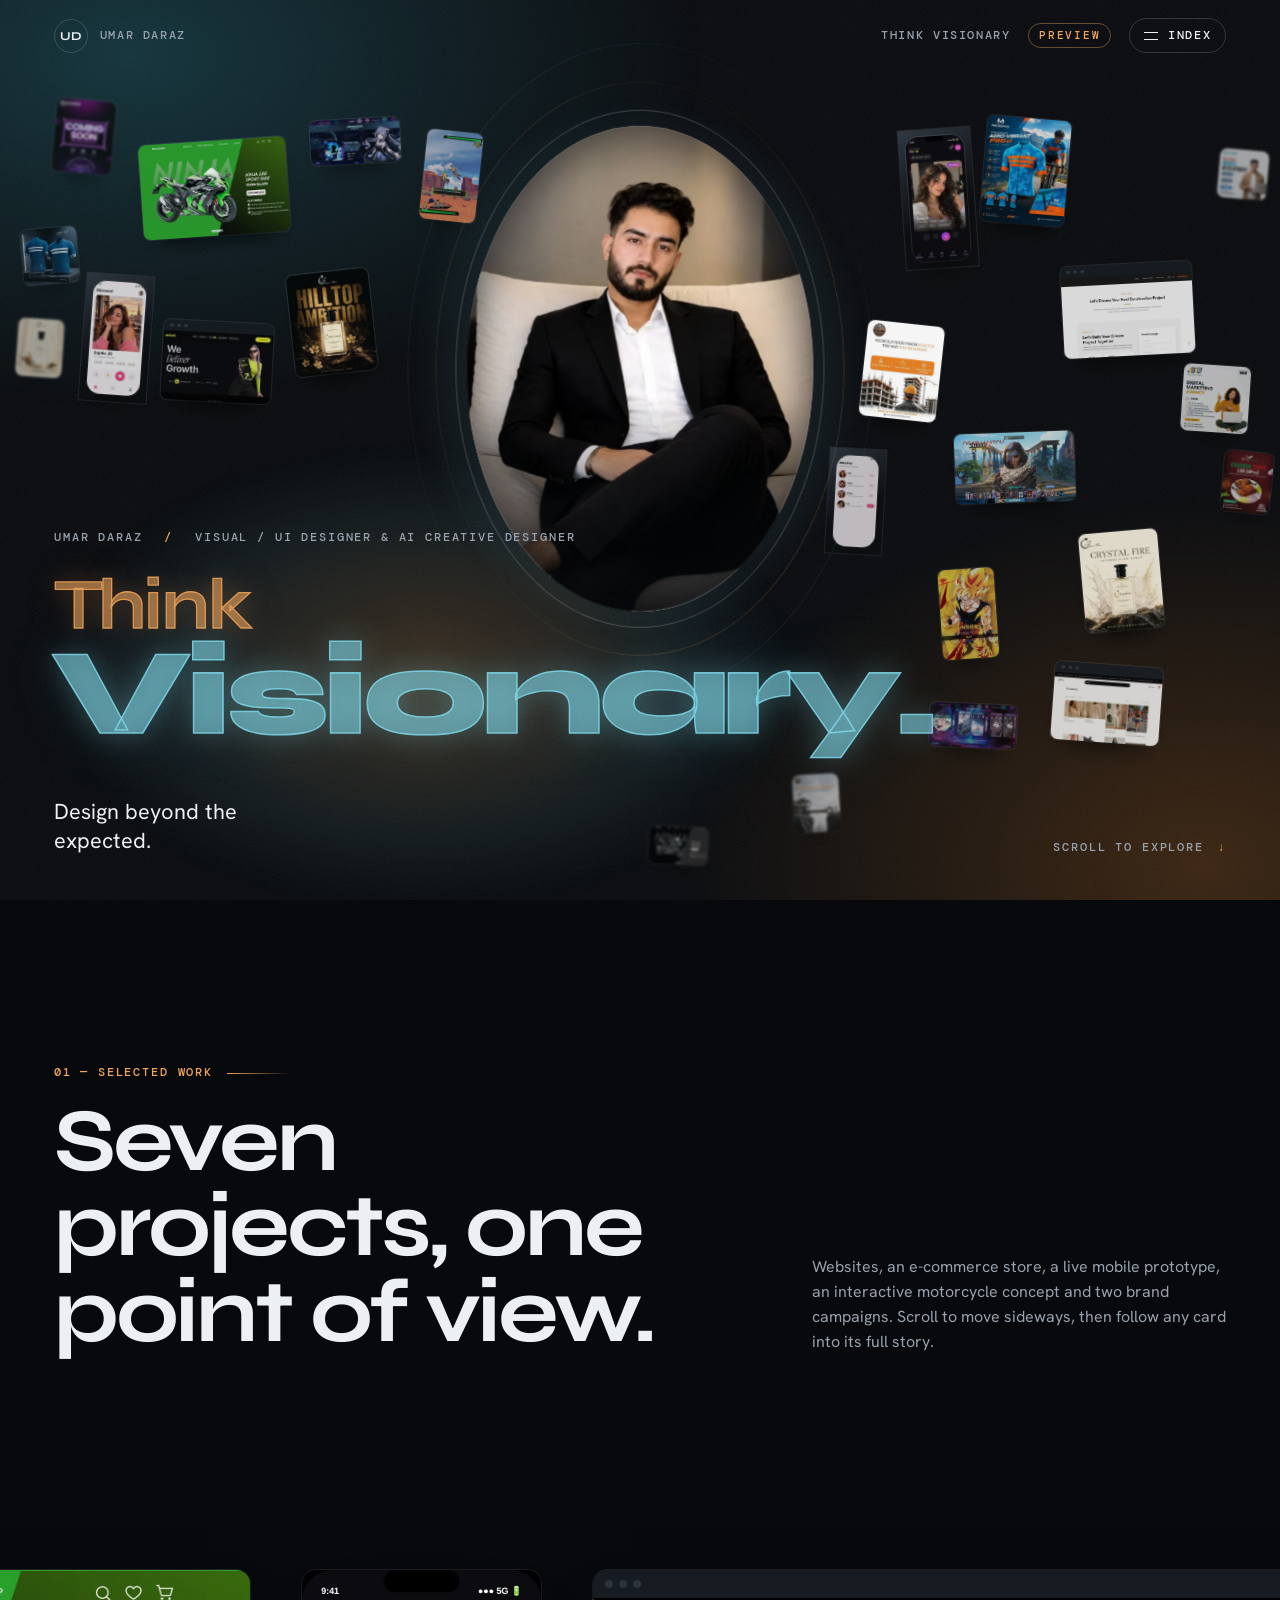
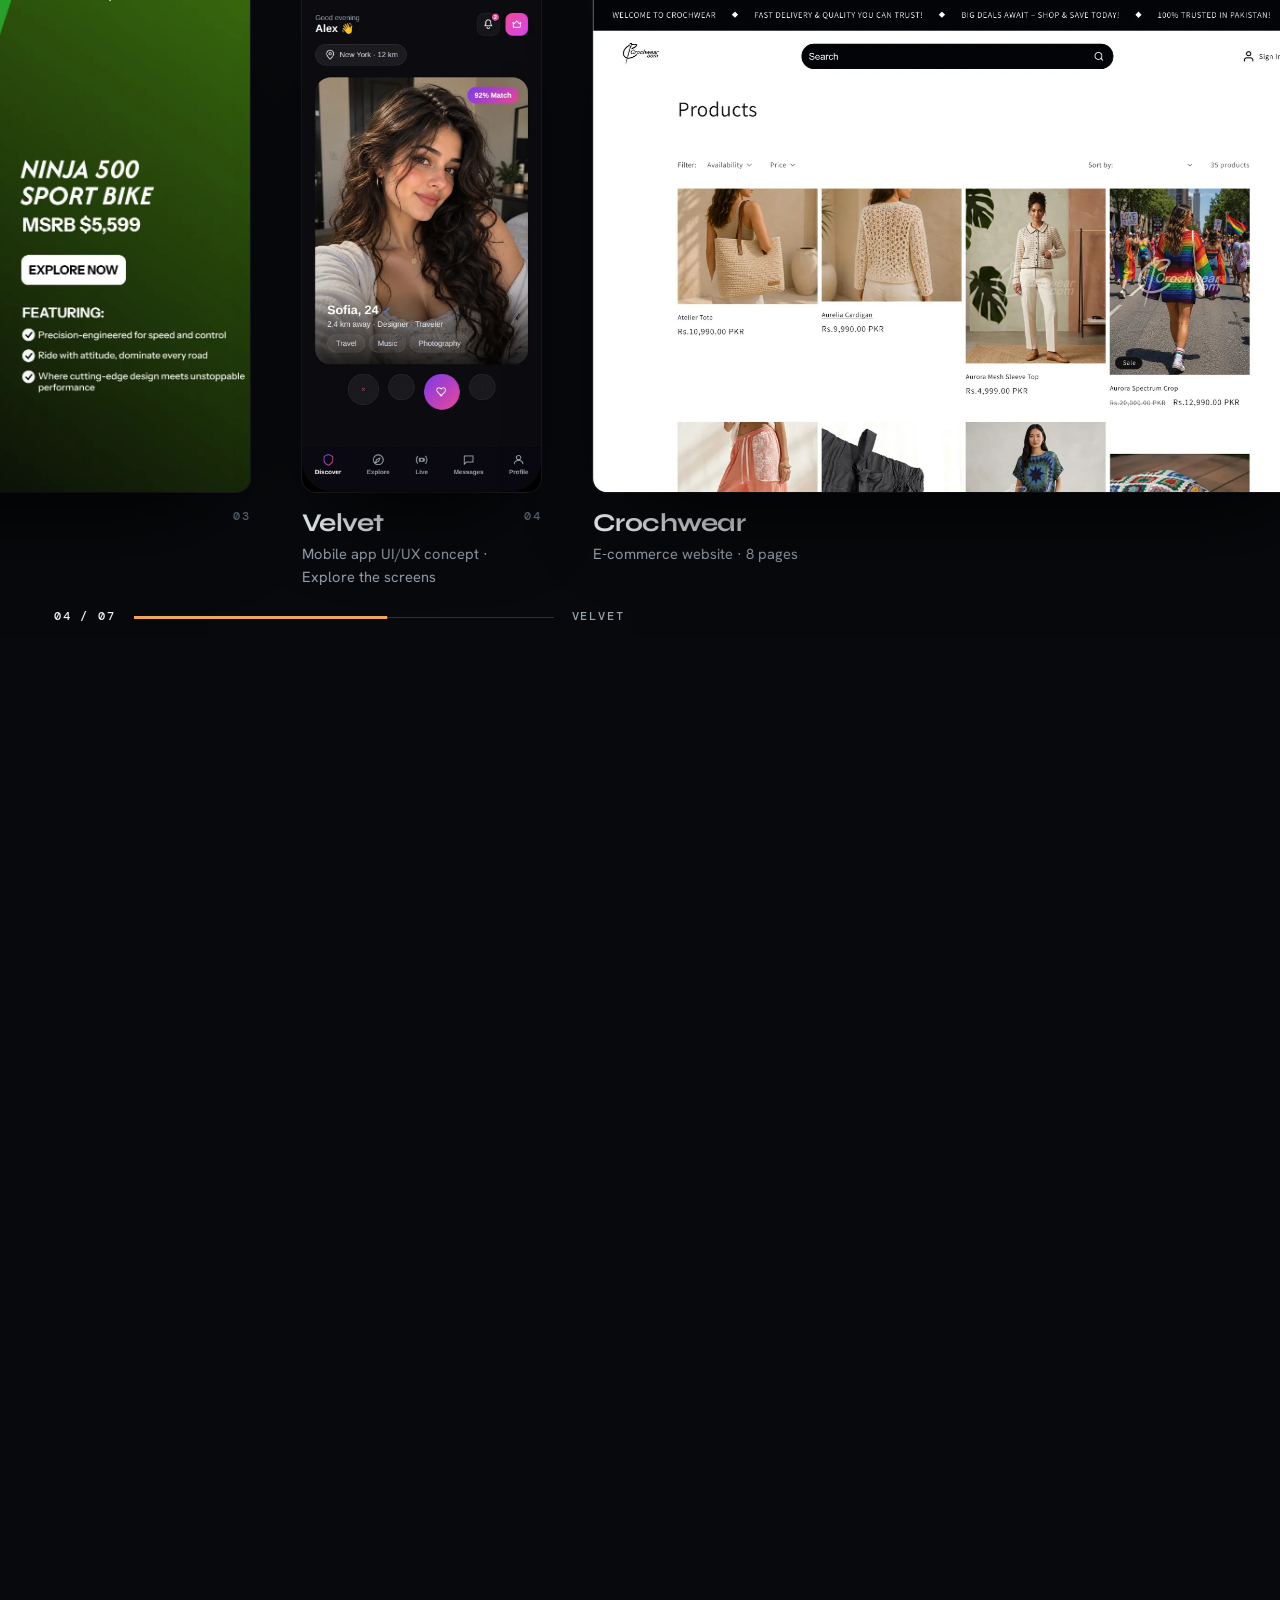
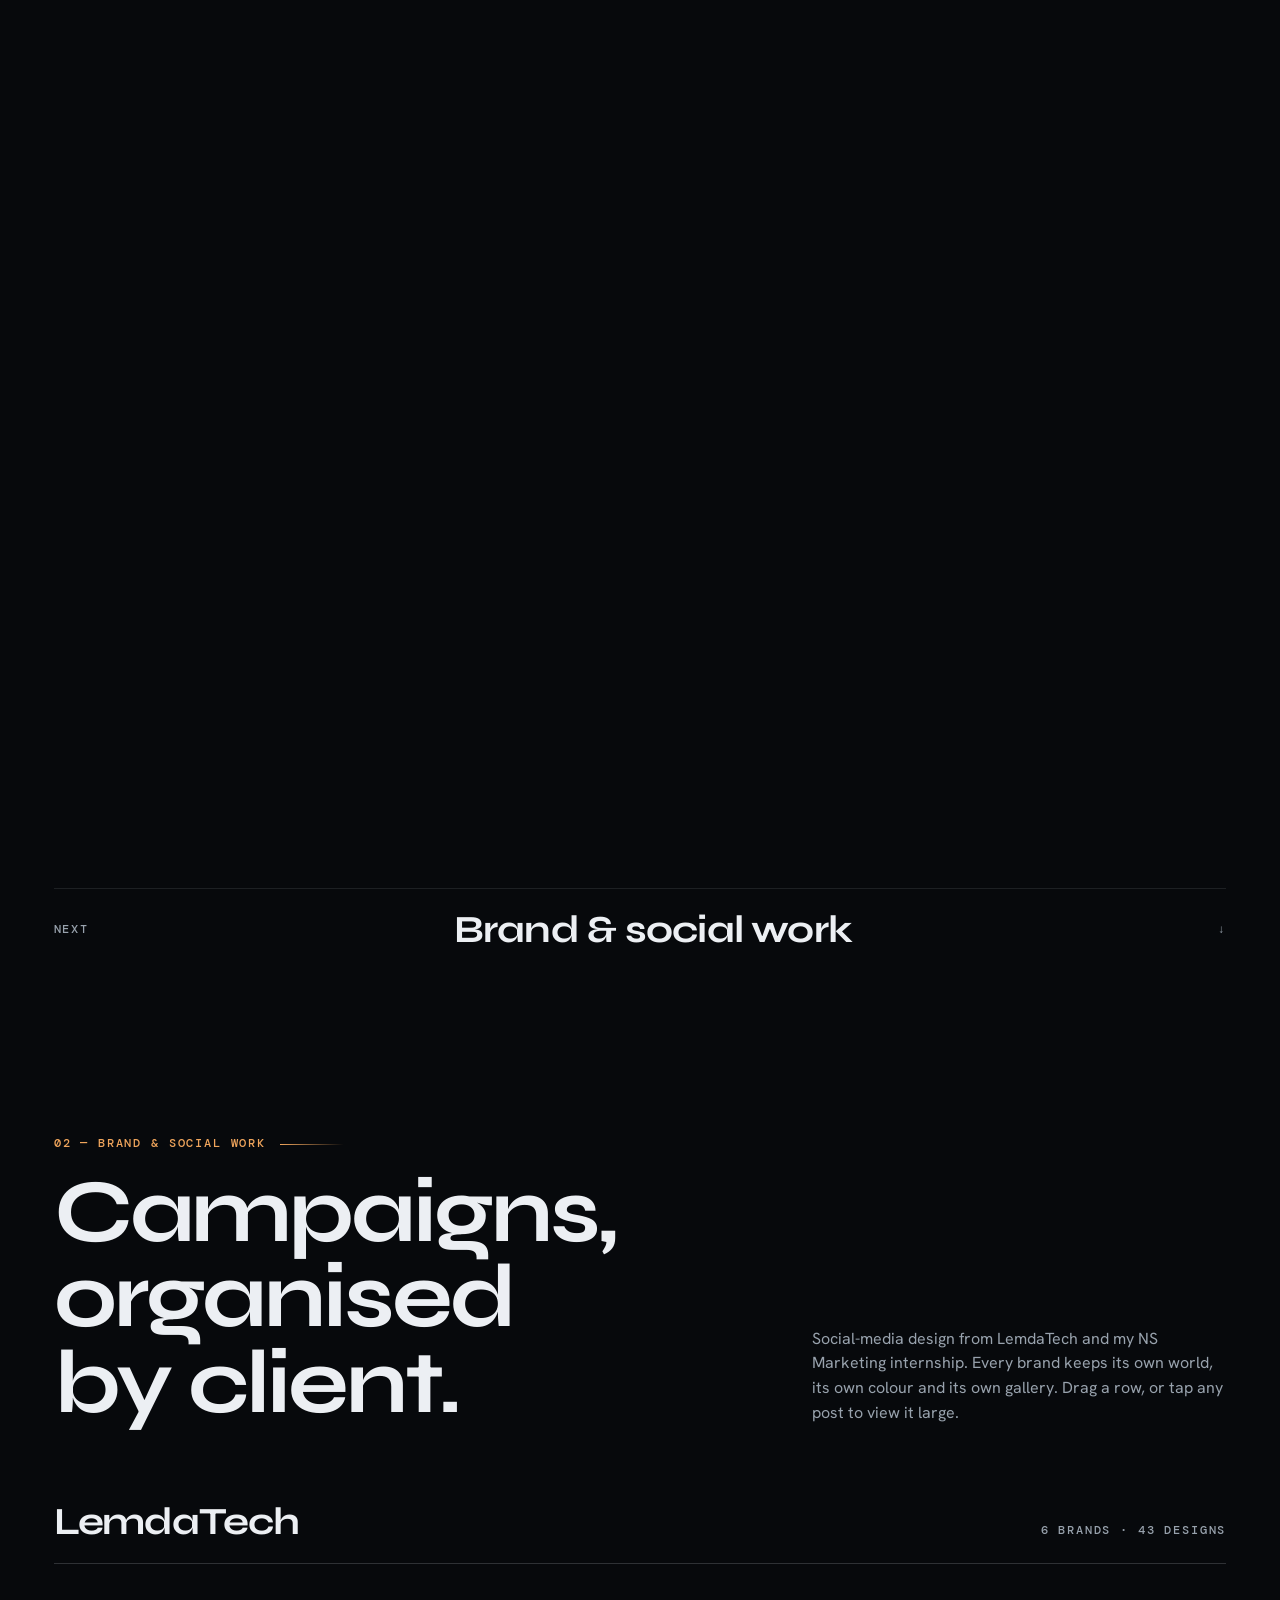
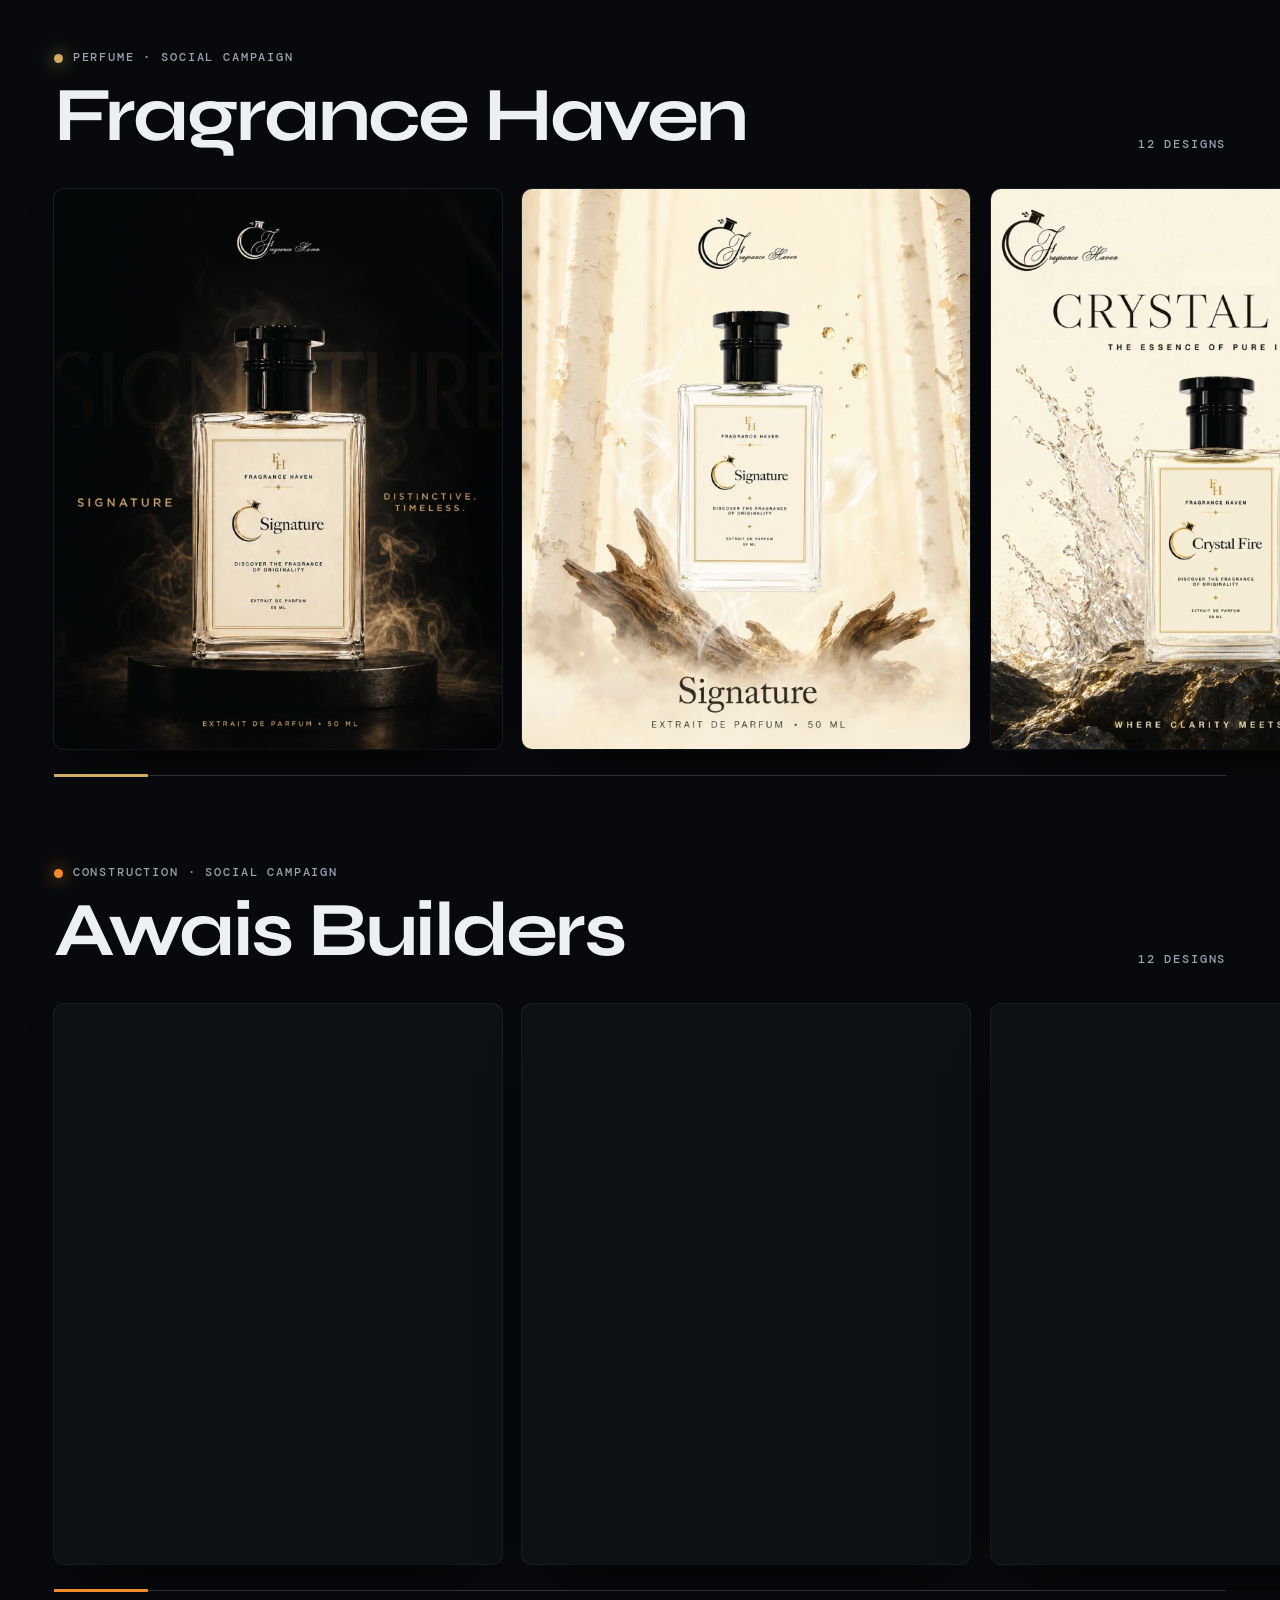
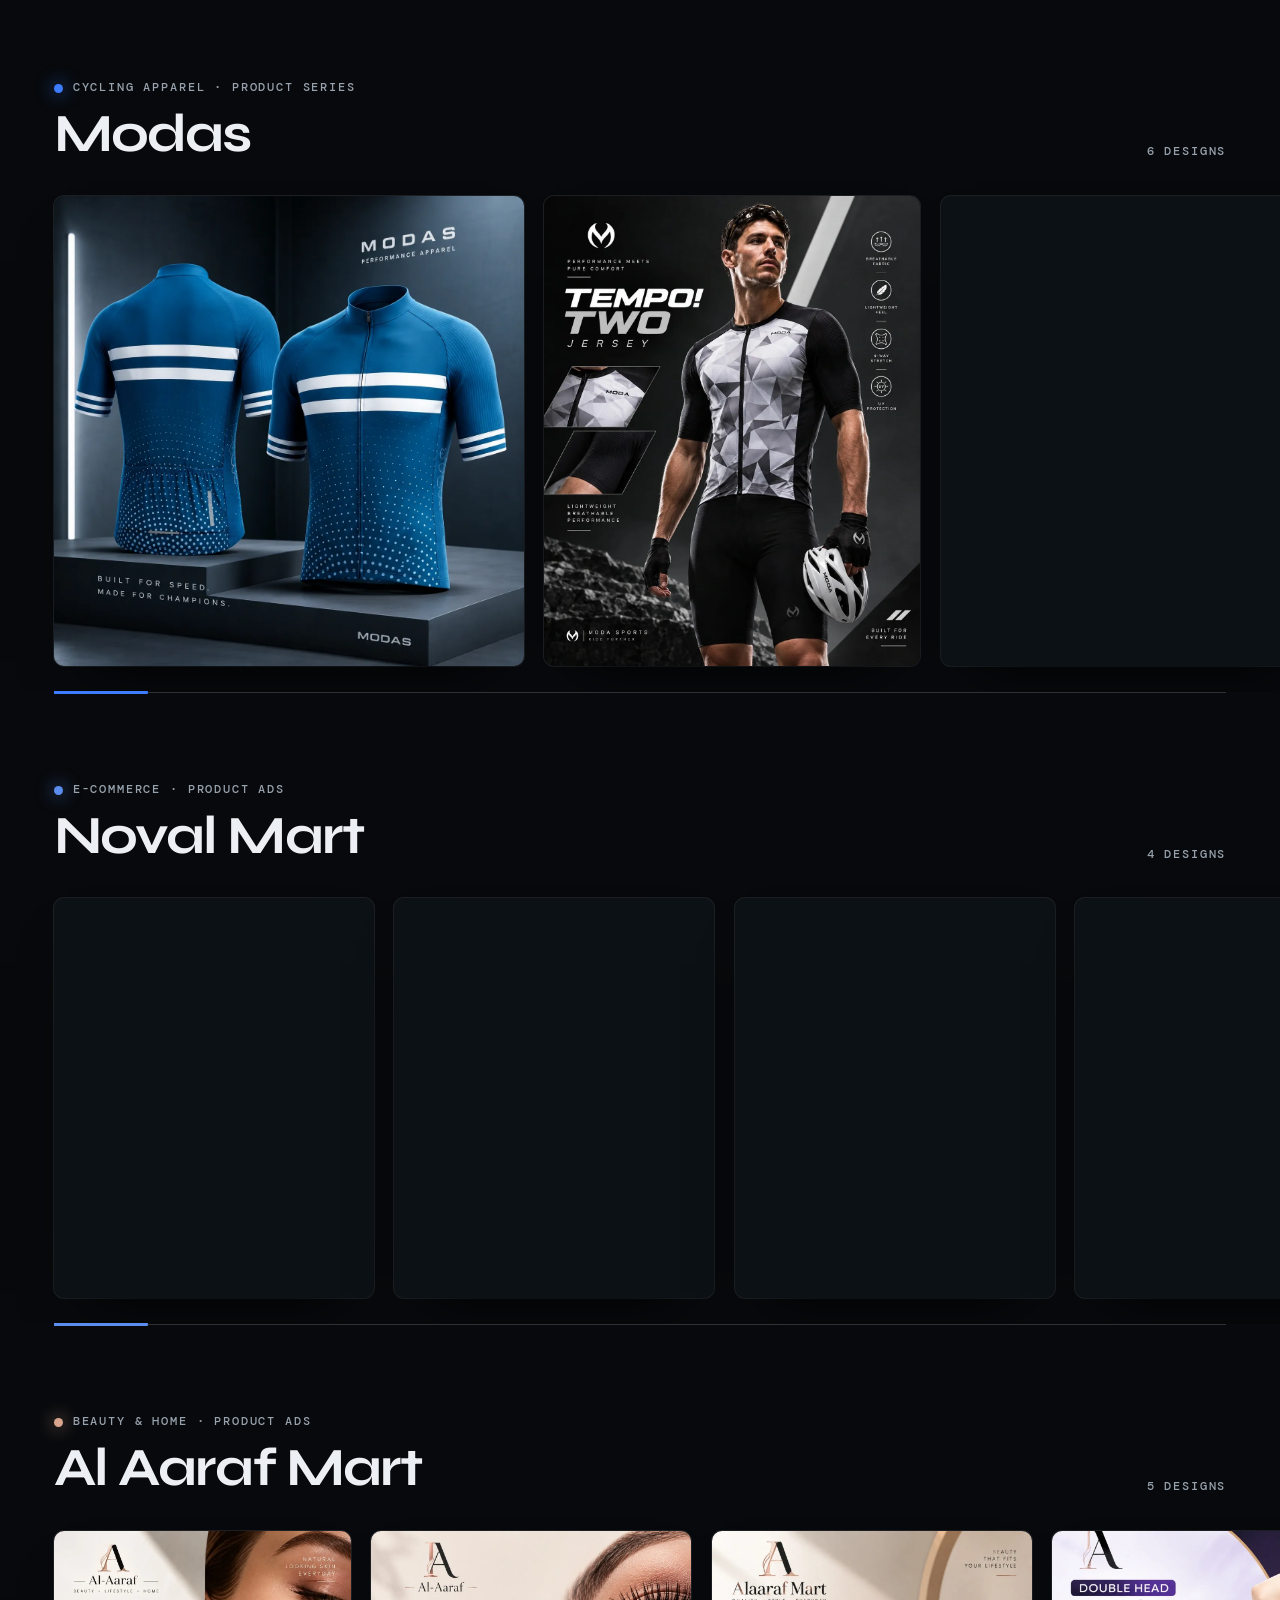
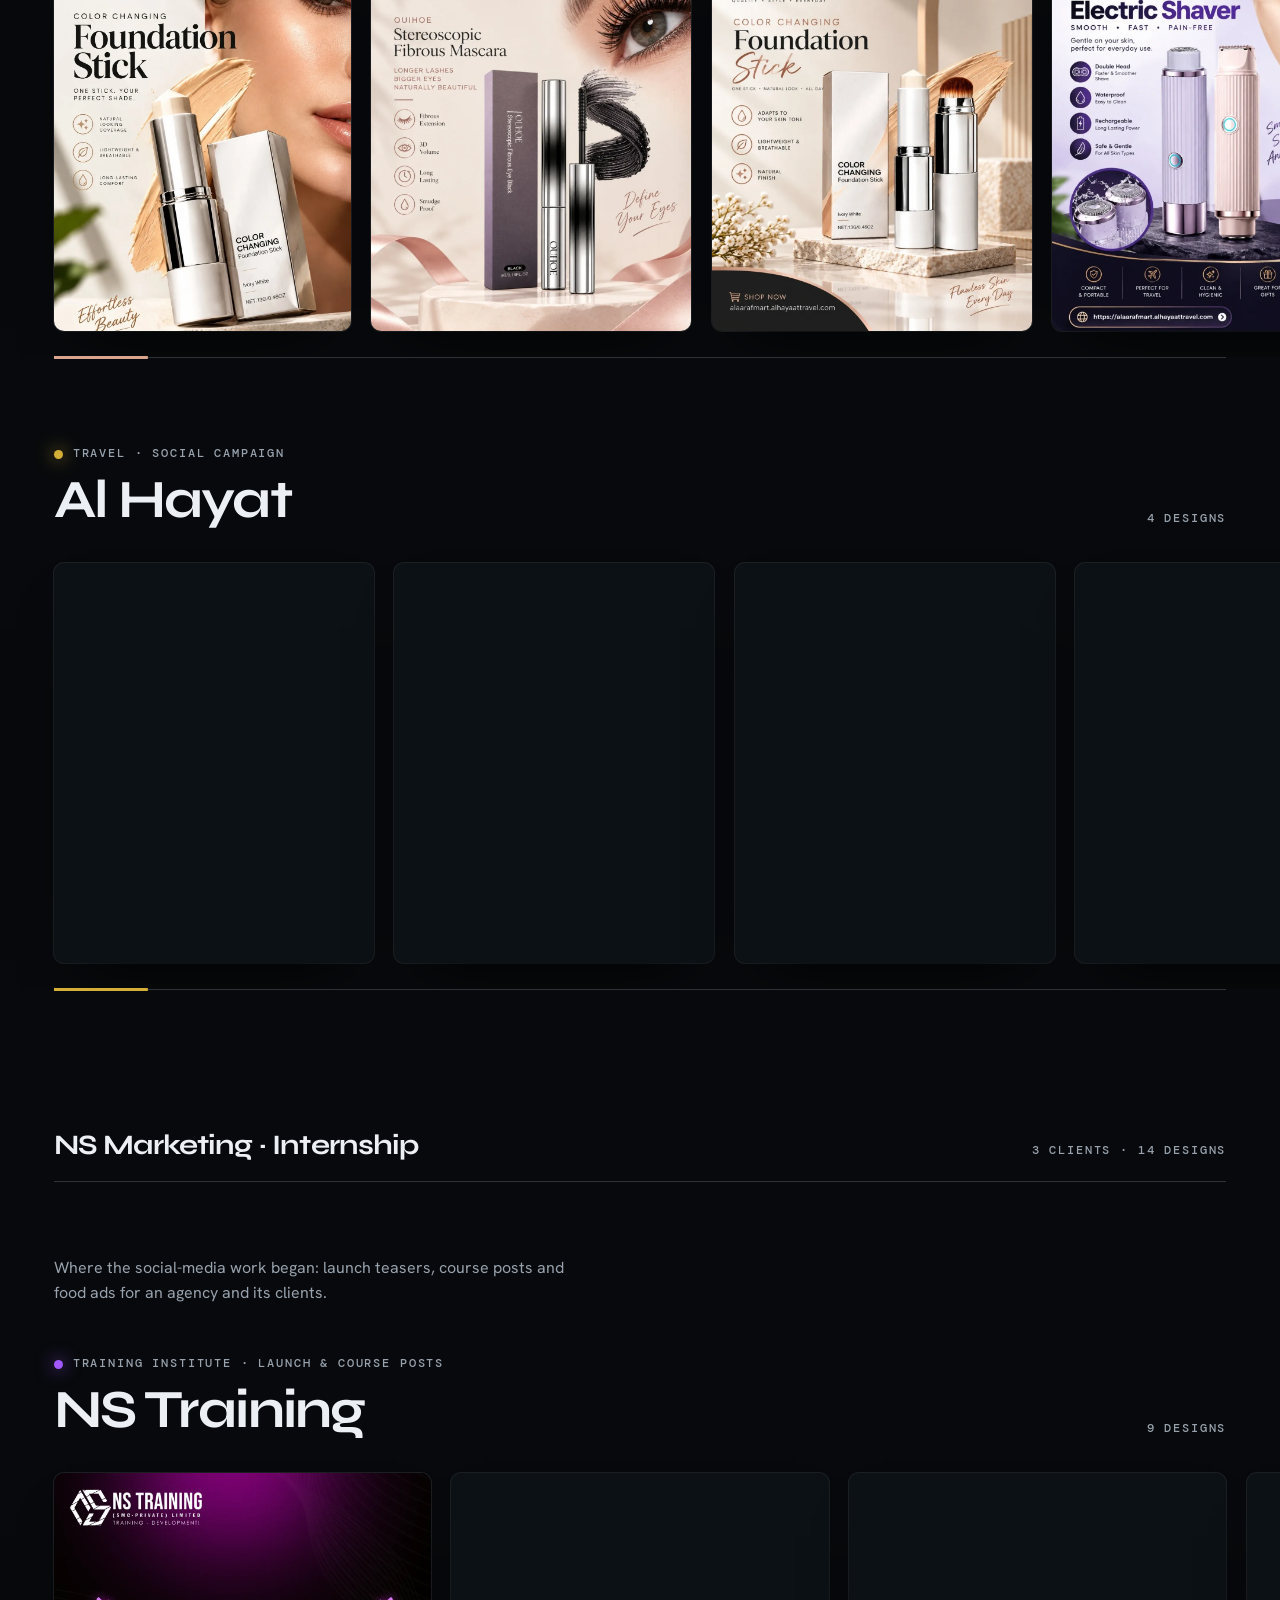
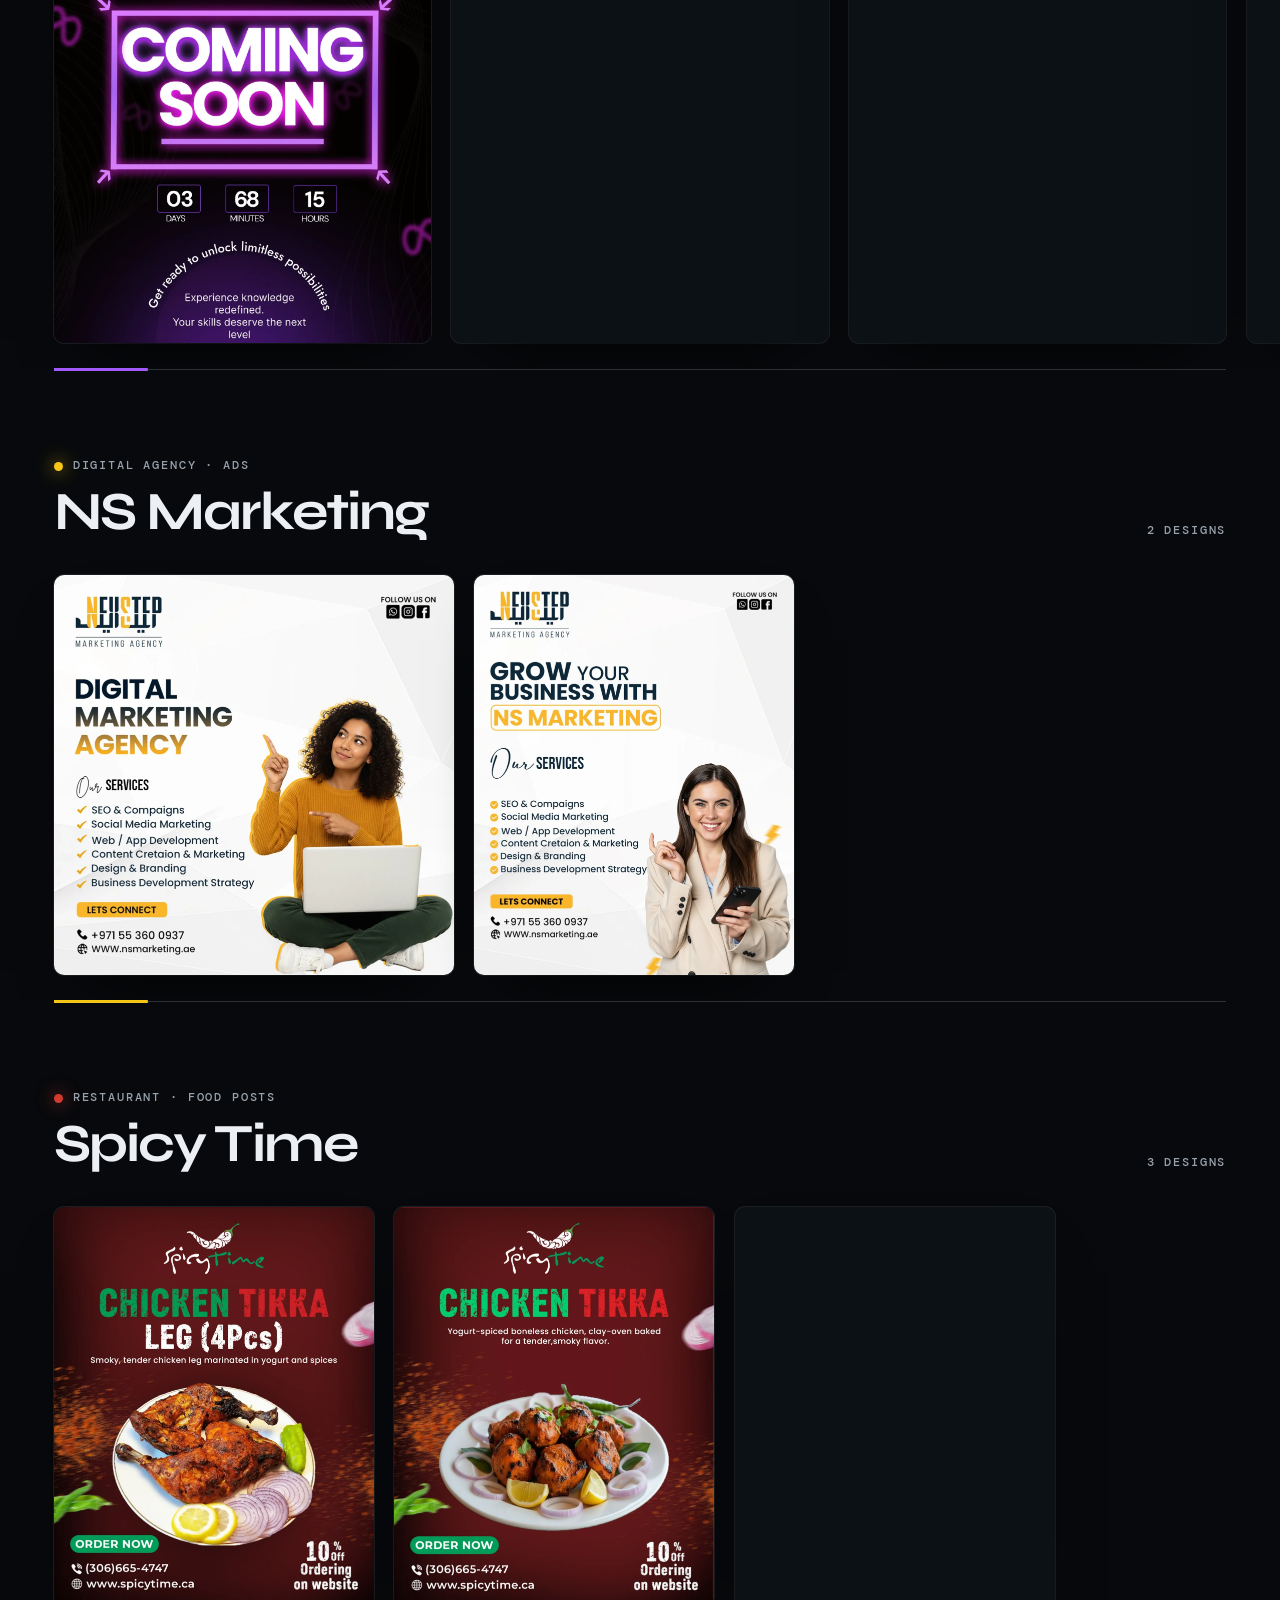
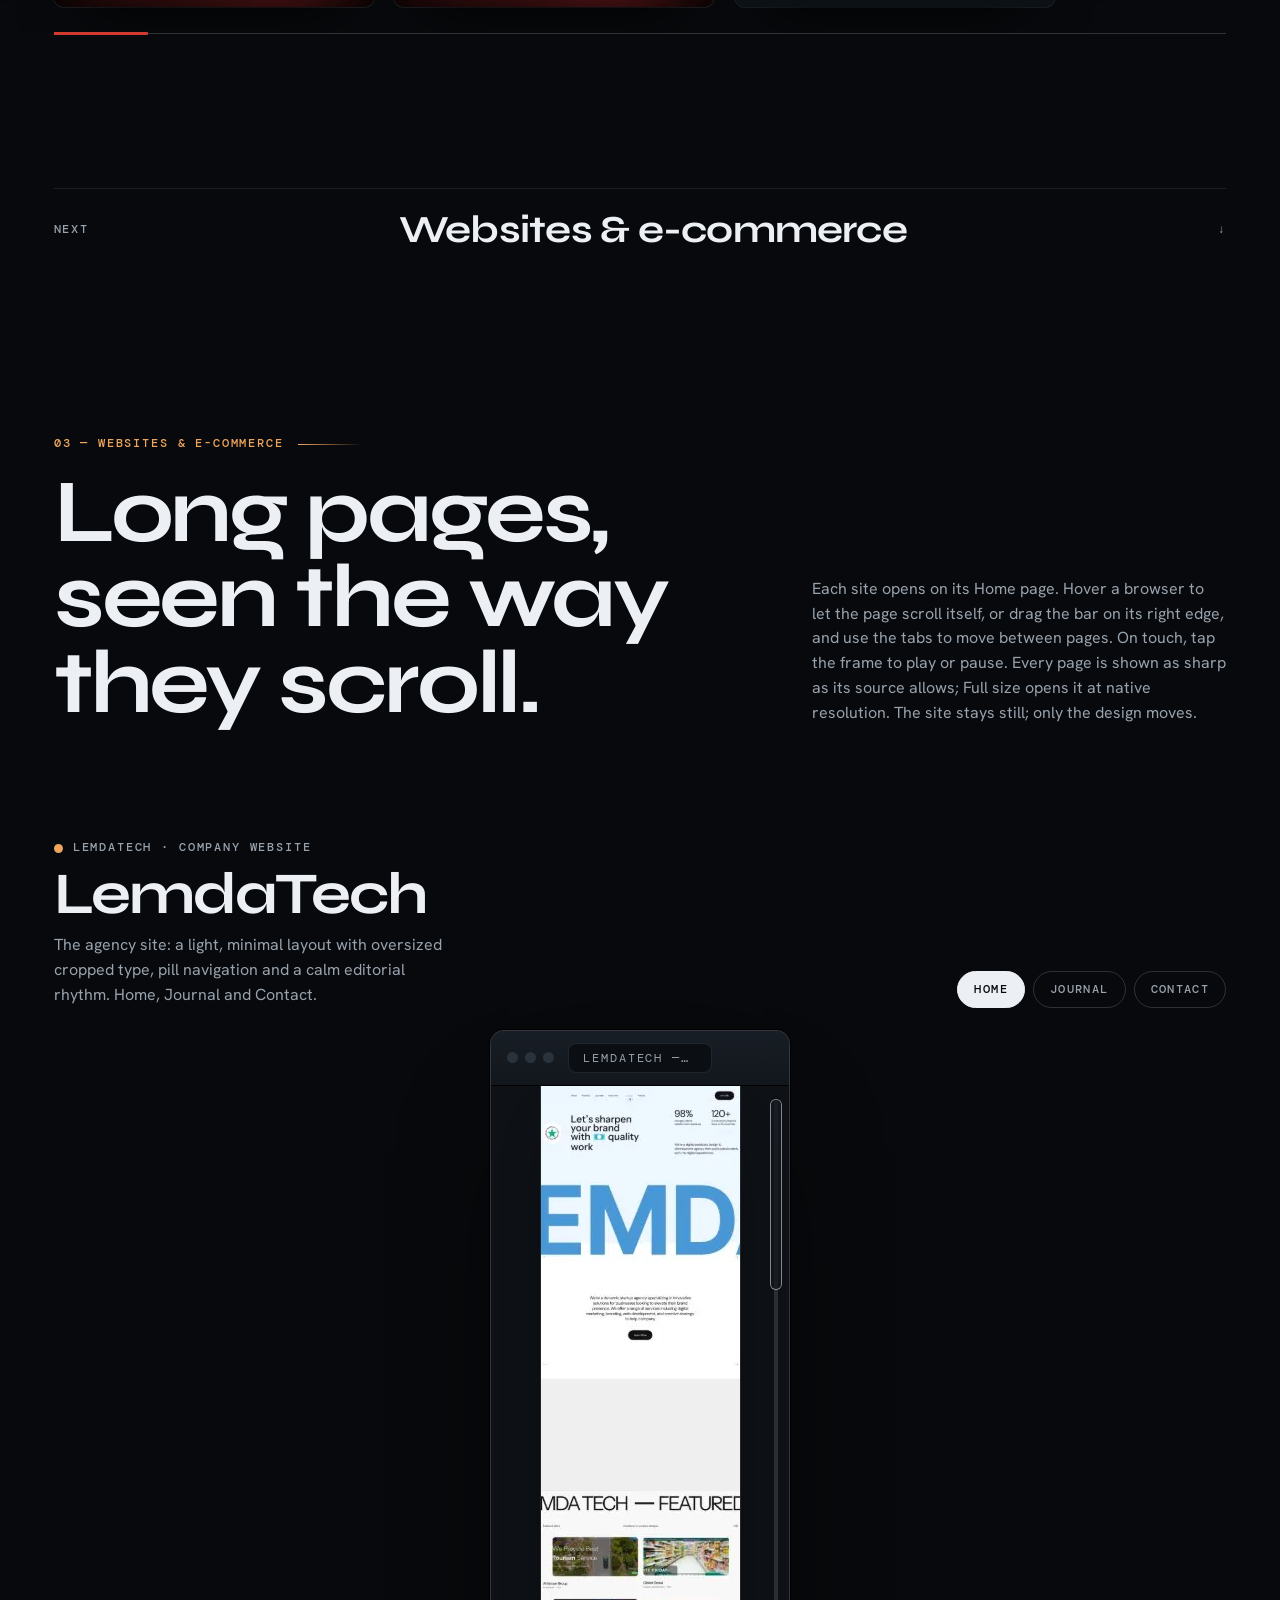
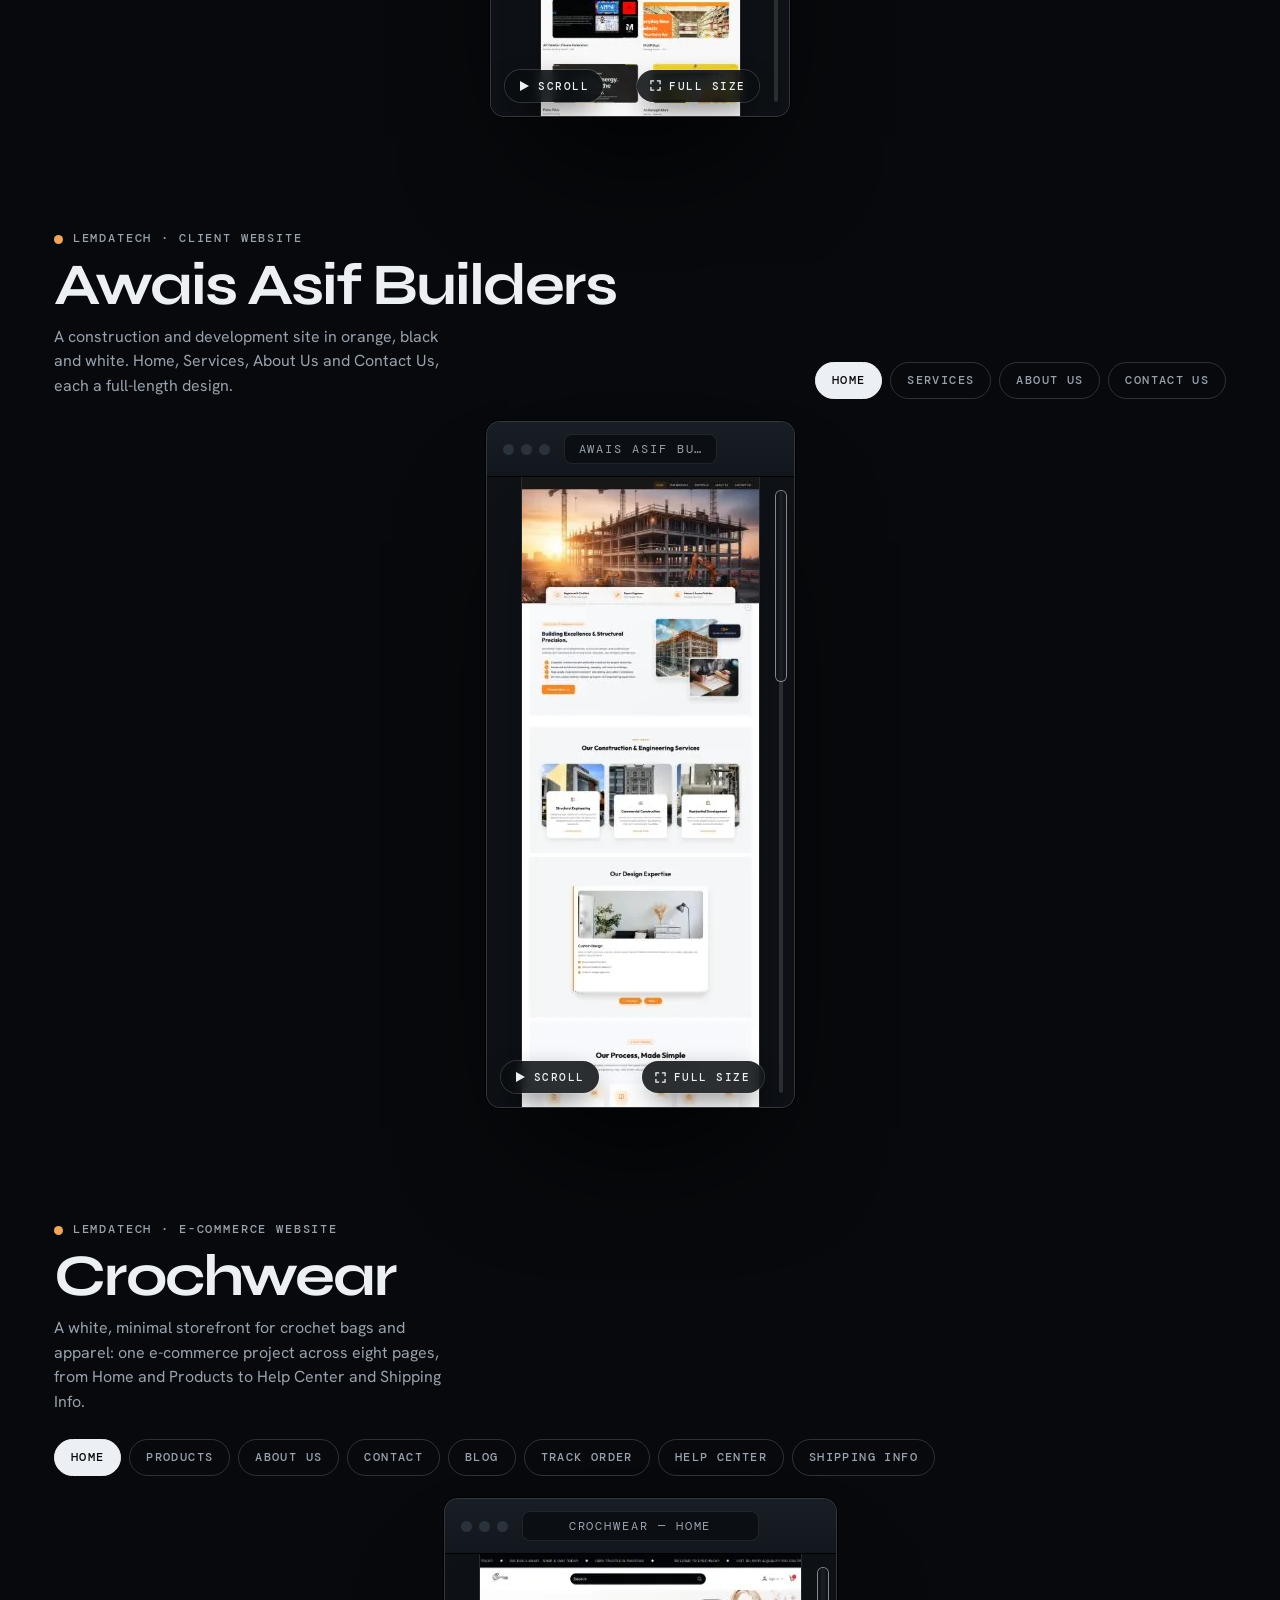
<file: index.html>
<!doctype html>
<html lang="en"><head><meta charset="utf-8"><meta name="viewport" content="width=device-width,initial-scale=1,viewport-fit=cover"><meta name="theme-color" content="#07090c"><title>Umar Daraz Portfolio</title><link rel="icon" type="image/svg+xml" href="data:image/svg+xml,%3Csvg xmlns='http://www.w3.org/2000/svg' viewBox='0 0 64 64'%3E%3Crect width='64' height='64' rx='32' fill='%2307090c'/%3E%3Ccircle cx='32' cy='32' r='29' fill='none' stroke='%237fd6e6' stroke-width='2'/%3E%3Ctext x='32' y='38' text-anchor='middle' font-family='Arial,sans-serif' font-size='20' font-weight='700' fill='%23eceff3'%3EUD%3C/text%3E%3C/svg%3E"><link rel="preconnect" href="https://fonts.googleapis.com"><link rel="preconnect" href="https://fonts.gstatic.com" crossorigin><link href="https://fonts.googleapis.com/css2?family=DM+Mono:wght@400;500&family=Hanken+Grotesk:wght@300;400;500;600&family=Syne:wght@600;700;800&display=swap" rel="stylesheet"><style>
:root{
  --bg:#07090c; --bg2:#0b0f13; --panel:#0f1419; --panel2:#151b21;
  --line:rgba(226,232,240,.10); --line2:rgba(226,232,240,.18);
  --text:#eceff3; --mute:#98a2ad; --dim:#5f6a75;
  --amber:#f0a55c; --cyan:#7fd6e6;
  --gut:clamp(16px,4.2vw,64px);
  --maxw:1320px;
  --edge:calc((100vw - min(100vw,var(--maxw)))/2 + var(--gut));
  --f-display:'Syne','Arial Black',system-ui,sans-serif;
  --f-body:'Hanken Grotesk',system-ui,-apple-system,'Segoe UI',Roboto,sans-serif;
  --f-mono:'DM Mono',ui-monospace,'SFMono-Regular',Menlo,Consolas,monospace;
  --ease:cubic-bezier(.16,.84,.24,1);
  color-scheme:dark;
}
@property --t1{syntax:'<color>';inherits:true;initial-value:#12323a}
@property --t2{syntax:'<color>';inherits:true;initial-value:#3a2410}
html{scroll-behavior:smooth;background:var(--bg)}
body{margin:0;background:var(--bg);color:var(--text);font:400 16px/1.55 var(--f-body);overflow-x:clip;-webkit-font-smoothing:antialiased;text-rendering:optimizeLegibility}
*,*::before,*::after{box-sizing:border-box}
a{color:inherit;text-decoration:none}
button{font:inherit;color:inherit;background:none;border:0;padding:0;cursor:pointer}
img{display:block}
h1,h2,h3,h4,p{margin:0}
:focus-visible{outline:2px solid var(--amber);outline-offset:3px;border-radius:4px}
.mono{font:500 11.5px/1.3 var(--f-mono);letter-spacing:.16em;text-transform:uppercase}
.muted{color:var(--mute)}
section[id],article[id]{scroll-margin-top:72px}

/* ---------- atmosphere ---------- */
.ambient{position:fixed;inset:0;z-index:0;pointer-events:none;
  background:
    radial-gradient(64vw 56vh at 10% 6%, var(--t1), transparent 70%),
    radial-gradient(58vw 58vh at 94% 96%, var(--t2), transparent 70%);
  transition:--t1 1.6s ease,--t2 1.6s ease}
.grain{position:fixed;inset:0;z-index:0;pointer-events:none;opacity:.055;mix-blend-mode:screen;
  background-image:url("data:image/svg+xml;utf8,<svg xmlns='http://www.w3.org/2000/svg' width='240' height='240'><filter id='n'><feTurbulence type='fractalNoise' baseFrequency='.9' numOctaves='2' stitchTiles='stitch'/><feColorMatrix values='0 0 0 0 1 0 0 0 0 1 0 0 0 0 1 0 0 0 .9 0'/></filter><rect width='100%' height='100%' filter='url(%23n)'/></svg>")}
main,footer{position:relative;z-index:1}

/* ---------- nav ---------- */
.progress{position:fixed;top:0;left:0;right:0;height:2px;z-index:80;transform-origin:0 50%;transform:scaleX(0);background:linear-gradient(90deg,var(--cyan),var(--amber))}
.nav{position:fixed;top:0;left:0;right:0;z-index:70;display:flex;align-items:center;justify-content:space-between;gap:16px;
  padding:calc(18px + env(safe-area-inset-top,0px)) var(--gut) 18px;transition:background .5s,backdrop-filter .5s}
.nav.solid{background:linear-gradient(rgba(7,9,12,.86),rgba(7,9,12,.0));backdrop-filter:blur(6px);-webkit-backdrop-filter:blur(6px)}
.brandmark{display:flex;align-items:center;gap:12px}
.brandmark b{display:grid;place-items:center;width:34px;height:34px;border-radius:50%;border:1px solid var(--line2);font:700 12px var(--f-display);letter-spacing:.02em}
.brandmark span{font:500 11.5px var(--f-mono);letter-spacing:.14em;text-transform:uppercase;color:var(--mute)}
.nav-r{display:flex;align-items:center;gap:18px}
.nav-ch{font:500 11.5px var(--f-mono);letter-spacing:.14em;text-transform:uppercase;color:var(--mute);white-space:nowrap;transition:opacity .3s}
.nav-ch em{font-style:normal;color:var(--amber);margin-right:8px}
.preview-tag{font:500 10.5px var(--f-mono);letter-spacing:.16em;text-transform:uppercase;color:var(--amber);border:1px solid rgba(240,165,92,.4);border-radius:99px;padding:5px 10px}
.idx-btn{display:flex;align-items:center;gap:10px;font:500 11.5px var(--f-mono);letter-spacing:.14em;text-transform:uppercase;padding:9px 14px;border:1px solid var(--line2);border-radius:99px;transition:border-color .3s,background .3s}
.idx-btn:hover{border-color:var(--text);background:rgba(255,255,255,.04)}
.idx-btn i{display:block;width:14px;height:8px;border-top:1.5px solid currentColor;border-bottom:1.5px solid currentColor;position:relative}
.idx{position:fixed;inset:0;z-index:90;background:rgba(6,8,10,.94);backdrop-filter:blur(14px);-webkit-backdrop-filter:blur(14px);display:flex;flex-direction:column;justify-content:center;padding:96px var(--gut) 56px;opacity:0;visibility:hidden;transition:opacity .45s,visibility .45s}
.idx.open{opacity:1;visibility:visible}
.idx-close{position:absolute;top:calc(18px + env(safe-area-inset-top,0px));right:var(--gut);font:500 11.5px var(--f-mono);letter-spacing:.14em;text-transform:uppercase;padding:9px 14px;border:1px solid var(--line2);border-radius:99px}
.idx ol{list-style:none;margin:0;padding:0;max-width:var(--maxw);width:100%;margin-inline:auto}
.idx li a{display:flex;align-items:baseline;gap:22px;padding:14px 0;border-bottom:1px solid var(--line);font:700 clamp(1.6rem,5.2vw,4.2rem)/1.05 var(--f-display);letter-spacing:-.02em;color:var(--mute);transform:translateY(16px);opacity:0;transition:color .3s,padding .4s var(--ease),transform .7s var(--ease),opacity .7s}
.idx.open li a{transform:none;opacity:1;transition-delay:calc(var(--k)*50ms + 100ms),0s,calc(var(--k)*50ms + 100ms),calc(var(--k)*50ms + 100ms)}
.idx li a:hover{color:var(--text);padding-left:14px}
.idx li a small{font:500 11.5px var(--f-mono);letter-spacing:.14em;color:var(--amber);min-width:2.2em}

/* ---------- cursor ---------- */
.cur{position:fixed;left:0;top:0;z-index:120;pointer-events:none;opacity:0;transition:opacity .3s}
.cur.on{opacity:1}
.cur-dot{position:absolute;width:6px;height:6px;margin:-3px 0 0 -3px;border-radius:50%;background:#fff;mix-blend-mode:difference}
.cur-ring{position:absolute;width:38px;height:38px;margin:-19px 0 0 -19px;border-radius:50%;border:1px solid rgba(255,255,255,.7);display:grid;place-items:center;
  font:500 10.5px var(--f-mono);letter-spacing:.14em;text-transform:uppercase;color:#07090c;transition:width .35s var(--ease),height .35s var(--ease),margin .35s var(--ease),background .35s,border-color .35s}
.cur-ring span{opacity:0;transition:opacity .2s}
.cur.big .cur-ring{width:80px;height:80px;margin:-40px 0 0 -40px;background:#eceff3;border-color:#eceff3}
.cur.big .cur-ring span{opacity:1}
.cur.big .cur-dot{opacity:0}
.cur.down .cur-ring{transform:scale(.88)}
@media (hover:hover) and (pointer:fine){html.has-cur,html.has-cur *{cursor:none!important}}

/* ---------- reveal ---------- */
html.js-anim [data-reveal]{opacity:0;transform:translateY(28px);transition:opacity .9s var(--ease),transform 1s var(--ease);transition-delay:var(--d,0s)}
html.js-anim [data-reveal].in{opacity:1;transform:none}

/* ---------- hero ---------- */
.hero{position:relative;min-height:100vh;min-height:100svh;display:flex;flex-direction:column;justify-content:flex-end;padding:132px var(--gut) clamp(28px,5vh,56px);overflow:hidden}
.fl{position:absolute;z-index:1;width:min(var(--w),var(--wv));left:var(--x);top:var(--y);pointer-events:none;
  transform:translate3d(calc(var(--mx,0)*var(--d)*1px + var(--px,0px)),calc(var(--my,0)*var(--d)*1px + var(--py,0px) + var(--sy,0)*var(--d)*-3.6px),0) rotate(var(--r));
  opacity:0;animation:flIn 1.9s var(--ease) forwards;animation-delay:calc(.6s + var(--k)*.15s)}
.fl-in{transform:perspective(900px) rotateX(var(--tx,0deg)) rotateY(var(--ty,0deg)) scale(var(--sc,1));
  animation:floaty calc(7s + var(--k)*1.3s) ease-in-out calc(var(--k)*-1.9s) infinite;will-change:transform}
.fl img{width:100%;height:auto;border-radius:9px;box-shadow:0 34px 60px -24px #000,0 0 0 1px rgba(255,255,255,.1)}
@keyframes flIn{from{opacity:0;translate:0 70px;scale:.88;filter:blur(12px)}60%{filter:blur(0)}to{opacity:var(--o,.8);translate:0 0;scale:1;filter:blur(0)}}
@keyframes floaty{0%,100%{translate:0 0}50%{translate:0 -11px}}
.halo{position:absolute;left:-6%;bottom:-8%;width:78vw;height:46vw;max-height:70vh;z-index:0;pointer-events:none;
  background:radial-gradient(closest-side,rgba(240,165,92,.26),rgba(127,214,230,.09) 55%,transparent 74%);filter:blur(28px);opacity:0;
  animation:haloIn 2.6s 1s ease forwards,pulse 8s 3.6s ease-in-out infinite}
@keyframes haloIn{to{opacity:.9}}
@keyframes pulse{0%,100%{opacity:.9;transform:scale(1)}50%{opacity:.6;transform:scale(1.06)}}
.hero-stage{position:relative;z-index:2;will-change:transform,opacity}
.eyebrow{display:flex;flex-wrap:wrap;gap:8px 22px;color:var(--mute);margin-bottom:clamp(14px,3vh,30px);opacity:0;animation:up .9s .2s var(--ease) forwards}
.eyebrow i{color:var(--amber);font-style:normal}
@keyframes up{from{opacity:0;transform:translateY(14px)}to{opacity:1;transform:none}}
.h-think{display:block;position:relative;isolation:isolate;font:650 calc(clamp(1.95rem,5.9vw,6.2rem)*var(--tfit,1))/.92 var(--f-display);letter-spacing:-.02em;
  opacity:0;animation:up 1s .3s var(--ease) forwards;will-change:transform}
.h-think .word{display:block;white-space:nowrap;position:relative;z-index:2;
  color:rgba(240,165,92,.07);-webkit-text-fill-color:rgba(240,165,92,.07);-webkit-text-stroke:1.35px rgba(240,165,92,.86);
  text-shadow:0 0 1px rgba(240,165,92,.55),0 0 24px rgba(240,165,92,.28),0 0 60px rgba(240,165,92,.13);transition:text-shadow .4s}
.h-viz{display:block;position:relative;isolation:isolate;font-family:var(--f-display);font-weight:800;
  font-size:calc(clamp(2.5rem,10.2vw,11.8rem)*var(--vfit,1));line-height:.9;letter-spacing:-.045em;white-space:nowrap;margin:0 0 0 -.035em;padding-bottom:.06em;will-change:transform}
.h-viz .word{display:block;white-space:nowrap;position:relative;z-index:2;
  color:rgba(127,214,230,.07);-webkit-text-fill-color:rgba(127,214,230,.07);-webkit-text-stroke:1.55px rgba(127,214,230,.86);
  text-shadow:0 0 1px rgba(127,214,230,.55),0 0 30px rgba(127,214,230,.3),0 0 74px rgba(127,214,230,.14);transition:text-shadow .4s}
.h-viz .ch{display:inline-block;color:inherit;-webkit-text-fill-color:inherit;opacity:0;filter:blur(20px);transform:translateY(42%) scale(1.07);animation:chIn 1.3s var(--ease) forwards;animation-delay:calc(.45s + var(--i)*.075s)}
@keyframes chIn{to{opacity:1;filter:blur(0);transform:none}}
.hg{position:absolute;left:0;top:0;width:100%;height:100%;display:block;white-space:nowrap;pointer-events:none;z-index:4;
  color:transparent;background:radial-gradient(circle var(--gr,260px) at var(--gx,50%) var(--gy,50%),#fff 0%,var(--gcol,#f0a55c) 38%,var(--gcol,#f0a55c) 68%,transparent 100%);
  -webkit-background-clip:text;background-clip:text;
  filter:drop-shadow(0 0 10px var(--gcol,#f0a55c)) drop-shadow(0 0 34px var(--gcol,#f0a55c)) drop-shadow(0 0 78px var(--gcol,#f0a55c));
  -webkit-mask-image:radial-gradient(circle var(--gr,260px) at var(--gx,50%) var(--gy,50%),#000 0%,#000 45%,rgba(0,0,0,.55) 68%,transparent 92%);
  mask-image:radial-gradient(circle var(--gr,260px) at var(--gx,50%) var(--gy,50%),#000 0%,#000 45%,rgba(0,0,0,.55) 68%,transparent 92%);
  opacity:var(--gon,0)}
.hg-a{--gcol:#ffb266}
.hg-b{--gcol:#7fe8ff}
@media (hover:none){.hg{display:none}}
.hero-foot{display:flex;justify-content:space-between;align-items:flex-end;gap:24px;margin-top:clamp(22px,4.5vh,52px);position:relative;z-index:2}
.h-sub{font:400 clamp(1.05rem,1.7vw,1.6rem)/1.35 var(--f-body);color:var(--text);max-width:22ch;opacity:0;animation:up 1s 1.9s var(--ease) forwards}
.h-scroll{display:flex;align-items:center;gap:14px;color:var(--mute);opacity:0;animation:up 1s 2.3s var(--ease) forwards}
.h-scroll b{font-weight:500;display:inline-block;color:var(--amber);animation:bob 2.2s ease-in-out infinite}
@keyframes bob{0%,100%{transform:translateY(0)}50%{transform:translateY(5px)}}
.h-meta{position:absolute;left:var(--gut);top:calc(96px + env(safe-area-inset-top,0px));z-index:2;color:var(--dim)}

/* ---------- chapters ---------- */
.ch-wrap{max-width:var(--maxw);margin:0 auto;padding-inline:var(--gut)}
.chapter{position:relative;padding-block:clamp(88px,13vw,180px) 0}
.ch-head{display:grid;grid-template-columns:minmax(0,1fr) minmax(0,.62fr);gap:20px clamp(24px,6vw,96px);align-items:end;margin-bottom:clamp(36px,6vw,80px)}
.ch-no{display:flex;align-items:center;gap:14px;color:var(--amber);margin-bottom:18px}
.ch-no::after{content:"";height:1px;width:64px;background:linear-gradient(90deg,var(--amber),transparent)}
.ch-head h2{font:700 clamp(2.5rem,7vw,6.4rem)/.95 var(--f-display);letter-spacing:-.035em;text-wrap:balance}
.ch-head p{color:var(--mute);font-size:clamp(1rem,1.25vw,1.15rem);max-width:46ch;justify-self:end}
.bridge{display:flex;justify-content:space-between;align-items:center;gap:16px;margin-top:clamp(64px,9vw,120px);padding:22px 0;border-top:1px solid var(--line);color:var(--mute);transition:color .3s}
.bridge:hover{color:var(--text)}
.bridge strong{font:700 clamp(1.3rem,3vw,2.4rem)/1 var(--f-display);letter-spacing:-.02em;color:var(--text)}
.bridge span{font:500 11.5px var(--f-mono);letter-spacing:.14em;text-transform:uppercase}
.bridge .arr{display:inline-block;transition:transform .5s var(--ease)}
.bridge:hover .arr{transform:translateY(6px)}

/* ---------- selected reel ---------- */
.reel{position:relative}
.reel-sticky{position:relative;height:auto;overflow-x:auto;overflow-y:hidden;scroll-snap-type:x proximity;scrollbar-width:none;padding-block:12px 24px}
.reel-sticky::-webkit-scrollbar{display:none}
.reel.pinned .reel-sticky{position:sticky;top:0;height:100vh;height:100svh;overflow:hidden;display:flex;flex-direction:column;justify-content:center;scroll-snap-type:none;padding-block:64px 32px}
.reel-track{display:flex;gap:clamp(20px,4vw,64px);padding-inline:var(--edge);width:max-content;will-change:transform;align-items:flex-start}
.rc{position:relative;flex:none;scroll-snap-align:center;display:block}
.rc-frame{position:relative;height:var(--rh);aspect-ratio:var(--ar);border-radius:14px;overflow:hidden;background:#0c1116;box-shadow:0 50px 90px -40px #000,0 0 0 1px var(--line);transition:box-shadow .6s var(--ease),transform .8s var(--ease)}
.reel{--rh:min(clamp(300px,58vh,600px),calc(1440px*1.15/1.42/var(--dpr,1)))}
.rc-frame img{width:100%;height:100%;object-fit:contain;transition:transform 1.4s var(--ease)}
.rc:hover .rc-frame img{transform:scale(1.045)}
.rc:hover .rc-frame{box-shadow:0 60px 110px -40px var(--glow,#000),0 0 0 1px var(--line2)}
.rc-bw{display:flex;flex-direction:column;background:#0d1116}
.rc-bw .bar{display:flex;align-items:center;gap:6px;padding:10px 12px;background:#161c22;border-bottom:1px solid #000;flex:none}
.rc-bw .bar i{width:8px;height:8px;border-radius:50%;background:#2b333c}
.rc-bw .vp{position:relative;flex:1;overflow:hidden;background:#fff}
.rc-bw .vp img{position:absolute;left:0;top:0;width:100%;height:auto;object-fit:initial}
.rc:hover .rc-bw .vp img{transform:none}
.rc-cap{display:flex;justify-content:space-between;align-items:flex-start;gap:18px;padding-top:18px;max-width:calc(var(--rh)*var(--ar))}
.rc-cap h3{font:700 clamp(1.25rem,2vw,1.8rem)/1.05 var(--f-display);letter-spacing:-.02em}
.rc-cap p{color:var(--mute);font-size:.92rem;margin-top:6px}
.rc-cap .no{color:var(--dim);white-space:nowrap}
.reel-hud{display:flex;align-items:center;gap:18px;padding:22px var(--edge) 0;color:var(--mute)}
.reel-hud .bar{flex:1;height:1px;background:var(--line2);position:relative;max-width:420px}
.reel-hud .bar i{position:absolute;left:0;top:-1px;height:3px;width:100%;background:var(--amber);transform-origin:0 50%;transform:scaleX(0)}
.reel-hud b{color:var(--text);font-weight:500}

/* ---------- brands / rails ---------- */
.group-title{display:flex;align-items:baseline;justify-content:space-between;gap:20px;padding-bottom:22px;margin:clamp(28px,4vw,56px) 0 clamp(18px,3vw,36px);border-bottom:1px solid var(--line2)}
.group-title h3{font:700 clamp(1.4rem,3vw,2.6rem)/1 var(--f-display);letter-spacing:-.03em}
.group-title span{color:var(--mute)}
.group-title.small h3{font-size:clamp(1.2rem,2.2vw,1.8rem)}
.brand{--brand:#c9a35b;--rhd:400px;position:relative;padding-block:clamp(28px,4vw,52px) clamp(22px,3vw,40px)}
.brand.lead{--rhd:560px}
.brand.mid{--rhd:470px}
.brand-head{display:flex;justify-content:space-between;align-items:flex-end;gap:20px;margin-bottom:22px}
.brand-head .kind{display:flex;align-items:center;gap:10px;color:var(--mute);margin-bottom:12px}
.brand-head .kind::before{content:"";width:9px;height:9px;border-radius:50%;background:var(--brand);box-shadow:0 0 18px var(--brand)}
.brand-head h4{font:700 clamp(1.7rem,4.2vw,3.8rem)/.98 var(--f-display);letter-spacing:-.035em}
.brand.lead h4{font-size:clamp(2.1rem,6vw,5.6rem)}
.brand-head .count{color:var(--mute);white-space:nowrap;text-align:right}
.rail-wrap{position:relative;margin-inline:calc(50% - 50vw)}
.rail{display:flex;gap:clamp(12px,1.6vw,22px);overflow-x:auto;padding:14px var(--edge) 26px;scroll-snap-type:x proximity;scroll-padding-inline:var(--edge);scrollbar-width:none;-webkit-overflow-scrolling:touch;overscroll-behavior-x:contain}
.rail::-webkit-scrollbar{display:none}
.rail.drag{scroll-snap-type:none;cursor:grabbing}
.post{position:relative;flex:none;scroll-snap-align:start;height:min(var(--rhd),88vw);aspect-ratio:var(--ar);border-radius:10px;overflow:hidden;background:#0c1116;box-shadow:0 30px 60px -34px #000,0 0 0 1px var(--line);transition:transform .6s var(--ease),box-shadow .6s var(--ease)}
.post img{width:100%;height:100%;object-fit:contain;user-select:none;-webkit-user-drag:none;pointer-events:none}
.post:hover{transform:translateY(-6px);box-shadow:0 44px 70px -30px color-mix(in srgb,var(--brand) 50%,#000),0 0 0 1px color-mix(in srgb,var(--brand) 45%,transparent)}
.rail-bar{height:1px;background:var(--line2);margin:0;position:relative}
.rail-bar i{position:absolute;left:0;top:-1px;height:3px;width:100%;transform-origin:0 50%;background:var(--brand);transform:scaleX(.1)}
.brand-note{margin:14px var(--gut) 0;color:var(--dim);font-size:.85rem}
.ns-intro{padding:clamp(20px,3vw,40px) 0 0;color:var(--mute);max-width:60ch}

/* ---------- web/ui ---------- */
.web-block{padding-block:clamp(22px,3vw,40px) clamp(40px,6vw,88px)}
.web-head{display:flex;justify-content:space-between;align-items:flex-end;gap:24px 40px;flex-wrap:wrap;margin-bottom:22px}
.web-head .kind{color:var(--mute);margin-bottom:10px;display:flex;gap:10px;align-items:center}
.web-head .kind::before{content:"";width:9px;height:9px;border-radius:50%;background:var(--amber)}
.web-head h3{font:700 clamp(1.9rem,4.6vw,4rem)/.98 var(--f-display);letter-spacing:-.035em}
.web-head p{color:var(--mute);max-width:44ch;margin-top:10px}
.pills{display:flex;flex-wrap:wrap;gap:8px}
.pill{font:500 11.5px var(--f-mono);letter-spacing:.12em;text-transform:uppercase;padding:10px 16px;border:1px solid var(--line2);border-radius:99px;color:var(--mute);transition:all .35s var(--ease)}
.pill:hover{color:var(--text);border-color:var(--text)}
.pill[aria-selected="true"]{background:var(--text);color:#07090c;border-color:var(--text)}
.bw{border-radius:14px;background:#0d1116;border:1px solid var(--line2);box-shadow:0 70px 130px -50px #000,0 0 0 1px #000;overflow:hidden}
.bw-bar{display:flex;align-items:center;gap:14px;padding:12px 16px;background:linear-gradient(#181e25,#12171d);border-bottom:1px solid #000}
.bw-dots{display:flex;gap:7px;flex:none}
.bw-dots i{width:11px;height:11px;border-radius:50%;background:#2a323b}
.bw-url{flex:1;max-width:520px;margin-inline:auto;background:#0b0f13;border:1px solid var(--line);border-radius:8px;padding:6px 14px;font:400 12px var(--f-mono);color:var(--mute);text-align:center;white-space:nowrap;overflow:hidden;text-overflow:ellipsis}
.bw-spacer{width:47px;flex:none}
.bw-view{position:relative;height:clamp(420px,70vh,700px);overflow:hidden;background:var(--vbg,#fff);touch-action:pan-y;user-select:none;-webkit-user-select:none}
.bw-page{position:absolute;left:0;top:0;width:100%;height:auto;opacity:0;transition:opacity .7s var(--ease);will-change:transform;pointer-events:none}
.bw-page.on{opacity:1}
.bw-scrub{position:absolute;right:7px;top:14px;bottom:14px;width:12px;z-index:5;touch-action:none;cursor:pointer}
.bw-scrub::before{content:"";position:absolute;left:4px;right:4px;top:0;bottom:0;border-radius:4px;background:rgba(127,127,127,.28)}
.bw-scrub i{position:absolute;left:1px;right:1px;top:0;height:60px;border-radius:6px;background:rgba(20,24,30,.78);box-shadow:0 0 0 1px rgba(255,255,255,.5)}
.bw-ctl{position:absolute;left:14px;bottom:14px;z-index:5;display:flex;align-items:center;gap:10px}
.bw-play{display:flex;align-items:center;gap:9px;font:500 11px var(--f-mono);letter-spacing:.14em;text-transform:uppercase;padding:9px 14px;border-radius:99px;background:rgba(10,13,17,.86);color:#eceff3;box-shadow:0 0 0 1px rgba(255,255,255,.16),0 10px 30px -10px #000;backdrop-filter:blur(6px)}
.bw-play svg{width:10px;height:10px;fill:currentColor}
.bw-hint{font:500 11px var(--f-mono);letter-spacing:.12em;text-transform:uppercase;padding:9px 12px;border-radius:99px;background:rgba(10,13,17,.7);color:#aab3bd;transition:opacity .4s}
.bw.playing .bw-hint{opacity:0}
.hint-touch{display:none}
@media (hover:none){.hint-hover{display:none}.hint-touch{display:inline}}

/* ---------- experimental ---------- */
.act{padding-block:clamp(24px,4vw,56px) clamp(56px,8vw,120px)}
.act-head{display:flex;justify-content:space-between;align-items:flex-end;gap:24px 48px;flex-wrap:wrap;margin-bottom:26px}
.act-head .kind{display:flex;align-items:center;gap:10px;color:var(--mute);margin-bottom:10px}
.act-head .kind::before{content:"";width:9px;height:9px;border-radius:50%;background:var(--kw,var(--amber));box-shadow:0 0 18px var(--kw,var(--amber));transition:background .6s,box-shadow .6s}
.act-head h3{font:700 clamp(1.9rem,4.6vw,4rem)/.98 var(--f-display);letter-spacing:-.035em}
.act-head p{color:var(--mute);max-width:46ch}
.tag{display:inline-block;font:500 10.5px var(--f-mono);letter-spacing:.14em;text-transform:uppercase;color:var(--amber);border:1px solid rgba(240,165,92,.38);border-radius:99px;padding:5px 10px}
.kawa{--kw:#35e05a;position:relative}
.kawa-stage{position:relative;aspect-ratio:1728/1117;max-width:calc(1728px*1.15/var(--dpr,1));margin-inline:auto;border-radius:18px;perspective:1600px;touch-action:pan-y}
.kawa-glow{position:absolute;inset:6% 4% -8%;background:radial-gradient(closest-side,var(--kw),transparent 72%);opacity:.34;filter:blur(46px);transition:background .9s var(--ease);z-index:0}
.kawa-tilt{position:absolute;inset:0;border-radius:18px;overflow:hidden;transform-style:preserve-3d;transition:transform .5s var(--ease);box-shadow:0 70px 130px -50px #000,0 0 0 1px var(--line2);background:#000;z-index:1}
.kawa-tilt.live{transition:transform .12s linear}
.kw-img{position:absolute;inset:0;width:100%;height:100%;object-fit:contain;opacity:0;visibility:hidden}
.kw-img.on{opacity:1;visibility:visible}
.kw-img.enter{opacity:1;visibility:visible;transition:clip-path 1.05s cubic-bezier(.7,0,.16,1)}
.kw-glare{position:absolute;inset:0;pointer-events:none;z-index:5;background:radial-gradient(circle at var(--gx,50%) var(--gy,50%),rgba(255,255,255,.14),transparent 46%);opacity:0;transition:opacity .4s;mix-blend-mode:soft-light}
.kawa-tilt:hover .kw-glare{opacity:1}
.kawa-ui{display:flex;align-items:center;justify-content:space-between;gap:20px;flex-wrap:wrap;margin-top:28px}
.swatches{display:flex;align-items:center;gap:14px;padding:10px 14px;border:1px solid var(--line2);border-radius:99px;background:rgba(10,13,17,.6);backdrop-filter:blur(6px)}
.swatches>span{color:var(--mute);margin-right:6px}
.sw{display:flex;align-items:center;gap:10px;padding:6px 14px 6px 8px;border-radius:99px;font:500 11.5px var(--f-mono);letter-spacing:.12em;text-transform:uppercase;color:var(--mute);transition:all .4s var(--ease)}
.sw i{width:20px;height:20px;border-radius:50%;box-shadow:inset 0 0 0 1px rgba(255,255,255,.25),0 0 0 3px transparent;transition:box-shadow .4s}
.sw[aria-pressed="true"]{color:var(--text);background:rgba(255,255,255,.07)}
.sw[aria-pressed="true"] i{box-shadow:inset 0 0 0 1px rgba(255,255,255,.3),0 0 0 3px rgba(255,255,255,.18)}
.sw:hover{color:var(--text)}
.kawa-note{color:var(--dim);font-size:.9rem;max-width:56ch}
.hint-mouse{display:inline}.hint-swipe{display:none}
@media (hover:none){.hint-mouse{display:none}.hint-swipe{display:inline}}

.pink{display:grid;grid-template-columns:minmax(0,.8fr) minmax(0,1.5fr);gap:clamp(24px,5vw,80px);align-items:center;--pw:clamp(190px,20vw,270px)}
.pink-copy h3{font:700 clamp(1.9rem,4.6vw,4rem)/.98 var(--f-display);letter-spacing:-.035em;margin:12px 0 16px}
.pink-copy p{color:var(--mute);max-width:40ch;margin-bottom:14px}
.pink-tabs{display:flex;flex-wrap:wrap;gap:8px;margin-top:26px}
.phones{position:relative;height:calc(var(--pw)*2.16 + 24px);perspective:1500px;touch-action:pan-y}
.phone{position:absolute;left:50%;top:6px;width:var(--pw);margin-left:calc(var(--pw)/-2);padding:7px;border-radius:calc(var(--pw)*.155);background:linear-gradient(150deg,#323a44,#0c0e11 60%);
  box-shadow:0 50px 90px -30px #000,0 0 0 1px rgba(255,255,255,.1);transition:transform .9s var(--ease),opacity .7s var(--ease);cursor:pointer;opacity:0;pointer-events:none;transform:scale(.6)}
.phone img{width:100%;height:auto;border-radius:calc(var(--pw)*.125);background:#000}
.phone[data-p="0"]{opacity:1;transform:none;z-index:6;pointer-events:auto;box-shadow:0 70px 120px -30px rgba(255,64,128,.35),0 50px 90px -30px #000,0 0 0 1px rgba(255,255,255,.14)}
.phone[data-p="1"]{opacity:.7;transform:translateX(calc(var(--pw)*.8)) scale(.84) rotateY(-16deg);z-index:5;pointer-events:auto}
.phone[data-p="-1"]{opacity:.7;transform:translateX(calc(var(--pw)*-.8)) scale(.84) rotateY(16deg);z-index:5;pointer-events:auto}
.phone[data-p="2"]{opacity:.34;transform:translateX(calc(var(--pw)*1.3)) scale(.7) rotateY(-24deg);z-index:4;pointer-events:auto}
.phone[data-p="-2"]{opacity:.34;transform:translateX(calc(var(--pw)*-1.3)) scale(.7) rotateY(24deg);z-index:4;pointer-events:auto}
.phone[data-p="1"]:hover,.phone[data-p="-1"]:hover{opacity:.92}
.pink-nav{display:flex;align-items:center;gap:12px;margin-top:6px}
.arrow{width:44px;height:44px;border-radius:50%;border:1px solid var(--line2);display:grid;place-items:center;transition:all .35s var(--ease)}
.arrow:hover{background:var(--text);color:#07090c;border-color:var(--text)}
.arrow svg{width:16px;height:16px;stroke:currentColor;fill:none;stroke-width:1.6}

/* ---------- where it started ---------- */
.started{padding-block:clamp(64px,9vw,130px) clamp(48px,7vw,96px);border-top:1px solid var(--line)}
.started .ch-wrap{max-width:1120px}
.started-head{display:grid;grid-template-columns:minmax(0,1fr) minmax(0,1fr);gap:20px clamp(24px,6vw,96px);align-items:end;margin-bottom:clamp(24px,4vw,44px)}
.started-head h2{font:600 clamp(1.9rem,4.2vw,3.4rem)/1 var(--f-display);letter-spacing:-.03em;color:#d3d9df}
.started-head p{color:var(--mute);max-width:52ch;font-size:.98rem}
.gtabs{display:flex;flex-wrap:wrap;gap:8px;margin-bottom:26px}
.game{display:none}
.game.on{display:block;animation:gIn .8s var(--ease)}
@keyframes gIn{from{opacity:0;transform:translateY(16px)}to{opacity:1;transform:none}}
.game-top{display:flex;justify-content:space-between;align-items:flex-end;gap:16px 32px;flex-wrap:wrap;margin-bottom:22px}
.game-top h3{font:600 clamp(1.5rem,3vw,2.3rem)/1 var(--f-display);letter-spacing:-.02em}
.game-top p{color:var(--mute);font-size:.95rem;margin-top:8px;max-width:52ch}
.g-hl{display:grid;gap:14px}
.g-hl.portrait{grid-template-columns:repeat(4,minmax(0,1fr))}
.g-hl.land{grid-template-columns:repeat(2,minmax(0,1fr))}
.gs{position:relative;display:block;width:100%;border-radius:8px;overflow:hidden;box-shadow:0 20px 40px -24px #000,0 0 0 1px var(--line);transition:transform .6s var(--ease),box-shadow .6s var(--ease);background:#0c1116}
.gs img{width:100%;height:auto}
.gs:hover{transform:translateY(-5px);box-shadow:0 34px 60px -28px #000,0 0 0 1px var(--line2)}
.gs .lab{position:absolute;left:0;right:0;bottom:0;padding:26px 12px 10px;font:500 10.5px var(--f-mono);letter-spacing:.12em;text-transform:uppercase;color:#eceff3;background:linear-gradient(transparent,rgba(0,0,0,.72));opacity:0;transition:opacity .4s;pointer-events:none}
.gs:hover .lab{opacity:1}
@media (hover:none){.gs .lab{opacity:1}}
.more{display:inline-flex;align-items:center;gap:12px;margin-top:22px;font:500 11.5px var(--f-mono);letter-spacing:.14em;text-transform:uppercase;padding:12px 18px;border:1px solid var(--line2);border-radius:99px;color:var(--mute);transition:all .35s var(--ease)}
.more:hover{color:var(--text);border-color:var(--text)}
.more .pm{display:inline-block;transition:transform .5s var(--ease)}
.more[aria-expanded="true"] .pm{transform:rotate(45deg)}
.game-more{display:grid;grid-template-rows:0fr;transition:grid-template-rows .8s var(--ease)}
.game-more.open{grid-template-rows:1fr}
.game-more>div{overflow:hidden;min-height:0}
.game .rail{padding-top:22px;--rhd:300px}
.game .rail .post{height:var(--rh)}
.game .rail.portrait .post{--rh:min(340px,80vw)}
.game .rail.land .post{--rh:min(230px,52vw)}
.disc{margin-top:22px;color:var(--dim);font-size:.85rem;max-width:70ch}

/* ---------- about ---------- */
.about{padding-block:clamp(88px,12vw,170px) clamp(48px,6vw,80px)}
.about-grid{display:grid;grid-template-columns:minmax(0,1.1fr) minmax(0,.9fr);gap:clamp(28px,6vw,96px);align-items:start}
.about h2{font:700 clamp(2.5rem,7.6vw,7rem)/.94 var(--f-display);letter-spacing:-.04em;text-wrap:balance}
.about h2 em{font-style:normal;color:var(--amber)}
.about-copy p{color:var(--mute);font-size:clamp(1rem,1.3vw,1.18rem);margin-bottom:18px;max-width:52ch}
.about-copy p strong{color:var(--text);font-weight:500}
.path{list-style:none;margin:30px 0 0;padding:0;border-top:1px solid var(--line2)}
.path li{display:flex;justify-content:space-between;gap:16px;padding:14px 0;border-bottom:1px solid var(--line);color:var(--text)}
.path li span{color:var(--dim)}
.contact{margin-top:clamp(56px,8vw,110px);display:flex;justify-content:space-between;align-items:flex-end;gap:24px 48px;flex-wrap:wrap;padding-top:32px;border-top:1px solid var(--line2)}
.contact p{max-width:44ch;color:var(--mute)}
.cta-line{font:700 clamp(1.6rem,4.4vw,3.6rem)/1 var(--f-display);letter-spacing:-.03em}
.ph{display:flex;flex-direction:column;align-items:flex-end;gap:10px;font:400 14px var(--f-mono);color:var(--mute)}
.ph span{border-bottom:1px dashed var(--line2);padding-bottom:8px}
.ph-link{position:relative;display:inline-flex;align-items:center;gap:7px;padding-bottom:8px;border-bottom:1px dashed var(--line2);color:var(--mute);transition:color .35s var(--ease),border-color .35s var(--ease)}
.ph-link::after{content:"";position:absolute;left:0;bottom:-1px;width:0;height:1px;background:var(--amber);transition:width .4s var(--ease)}
.ph-link:hover,.ph-link:focus-visible{color:var(--text);border-color:transparent}
.ph-link:hover::after,.ph-link:focus-visible::after{width:100%}
.ph-link svg{flex:none;transform:translate(0,0);transition:transform .35s var(--ease)}
.ph-link:hover svg{transform:translate(2px,-2px)}
@media (max-width:560px){.ph{align-items:flex-start}}
.foot{display:flex;justify-content:space-between;gap:16px;flex-wrap:wrap;padding:28px var(--gut) calc(40px + env(safe-area-inset-bottom,0px));max-width:var(--maxw);margin:0 auto;color:var(--dim)}
.foot a:hover{color:var(--text)}

/* ---------- lightbox ---------- */
.lb{position:fixed;inset:0;z-index:100;background:rgba(4,6,8,.94);backdrop-filter:blur(10px);-webkit-backdrop-filter:blur(10px);display:flex;align-items:center;justify-content:center;opacity:0;visibility:hidden;transition:opacity .4s,visibility .4s;touch-action:pan-y}
.lb.open{opacity:1;visibility:visible}
.lb-stage{position:relative;max-width:92vw;max-height:80vh;display:grid;place-items:center}
.lb-img{max-width:min(92vw,calc(var(--nw,9999)*1.15px/var(--dpr,1)));max-height:80vh;width:auto;height:auto;border-radius:8px;box-shadow:0 60px 120px -30px #000;transition:opacity .35s,transform .5s var(--ease)}
.lb-img.swap{opacity:0;transform:scale(.985)}
.lb-cap{position:absolute;left:0;right:0;bottom:calc(20px + env(safe-area-inset-bottom,0px));display:flex;justify-content:center;gap:14px;color:var(--mute);text-align:center;padding-inline:16px}
.lb-cap b{color:var(--text);font-weight:500}
.lb-x{position:absolute;top:calc(18px + env(safe-area-inset-top,0px));right:var(--gut);font:500 11.5px var(--f-mono);letter-spacing:.14em;text-transform:uppercase;padding:9px 14px;border:1px solid var(--line2);border-radius:99px}
.lb-nav{position:absolute;top:50%;width:48px;height:48px;margin-top:-24px;border-radius:50%;border:1px solid var(--line2);display:grid;place-items:center;background:rgba(10,13,17,.6)}
.lb-nav:hover{background:var(--text);color:#07090c}
.lb-nav svg{width:18px;height:18px;stroke:currentColor;fill:none;stroke-width:1.6}
.lb-prev{left:clamp(10px,2.4vw,32px)}.lb-next{right:clamp(10px,2.4vw,32px)}
body.noscroll{overflow:hidden}

/* ---------- additions ---------- */
.chapter,.started,.about{overflow-x:clip}
.sr{position:absolute;width:1px;height:1px;overflow:hidden;clip:rect(0 0 0 0);white-space:nowrap}
.reel-hud{position:sticky;left:0}
.game .rail-wrap{margin-inline:0}
.game .rail{padding-inline:0;scroll-padding-inline:0}
.game .rail-bar{margin-inline:0}
.soon{margin-top:clamp(8px,2vw,24px);border:1px dashed var(--line2);border-radius:14px;padding:clamp(20px,3vw,34px);display:flex;justify-content:space-between;align-items:center;gap:16px 32px;flex-wrap:wrap;color:var(--mute)}
.soon strong{font:700 clamp(1.2rem,2.4vw,1.8rem)/1.1 var(--f-display);letter-spacing:-.02em;color:var(--text);display:block;margin-bottom:6px}
.hl-note{color:var(--dim);font-size:.85rem;margin-top:14px}

/* ---------- responsive ---------- */
@media (max-width:900px){
  .ch-head{grid-template-columns:1fr}
  .ch-head p{justify-self:start}
  .pink{grid-template-columns:1fr}
  .about-grid,.started-head{grid-template-columns:1fr}
  .g-hl.portrait{grid-template-columns:repeat(2,minmax(0,1fr))}
  .nav-ch{display:none}
  .brandmark span{display:none}
  .reel{--rh:clamp(240px,48vh,480px)}
  .h-meta{display:none}
}
@media (max-width:560px){
  .fl{width:var(--wm,var(--w));left:var(--xm,var(--x));top:var(--ym,var(--y))}
  .bw-spacer,.bw-url{font-size:11px}
  .bw-view{height:min(64vh,520px)}
  .brand-head{flex-direction:column;align-items:flex-start}
  .brand-head .count{text-align:left}
  .swatches{gap:6px;padding:8px 10px}
  .swatches>span{display:none}
  .sw{padding:6px 10px 6px 6px;letter-spacing:.08em;font-size:10.5px}
  .pink{--pw:min(58vw,240px)}
  .phone[data-p="1"]{transform:translateX(calc(var(--pw)*.74)) scale(.82) rotateY(-14deg)}
  .phone[data-p="-1"]{transform:translateX(calc(var(--pw)*-.74)) scale(.82) rotateY(14deg)}
  .phone[data-p="2"],.phone[data-p="-2"]{opacity:0;pointer-events:none}
  .preview-tag{display:none}
  .hero-foot{flex-direction:column;align-items:flex-start}
  .fl.hm{display:none}
}
@media (prefers-reduced-motion:reduce){
  html{scroll-behavior:auto}
  *,*::before,*::after{animation-duration:.01ms!important;animation-delay:0s!important;animation-iteration-count:1!important;transition-duration:.01ms!important}
  .h-viz .ch,.eyebrow,.h-think,.h-sub,.h-scroll,.fl,.halo{opacity:1;filter:none;transform:none}
  .fl{opacity:var(--o,.8)}
}

/* ---------- v3: Velvet live prototype, finale, subtitles ---------- */
.sr{position:absolute;width:1px;height:1px;overflow:hidden;clip:rect(0 0 0 0);white-space:nowrap}
.vsub{display:block;font:500 clamp(.95rem,1.5vw,1.2rem)/1.25 var(--f-body);letter-spacing:0;color:var(--mute);margin-top:12px}
.vel{display:grid;grid-template-columns:minmax(0,.9fr) minmax(0,1fr);gap:clamp(28px,5vw,88px);align-items:center}
.vel-copy h3{font:700 clamp(1.9rem,4.6vw,4rem)/.98 var(--f-display);letter-spacing:-.035em;margin:12px 0 16px}
.vel-copy p{color:var(--mute);max-width:44ch;margin-bottom:24px}
.vel-play{display:flex;flex-wrap:wrap;gap:10px;align-items:center}
.btn-tour{display:inline-flex;align-items:center;gap:10px;font:500 11.5px var(--f-mono);letter-spacing:.14em;text-transform:uppercase;padding:13px 20px;border-radius:99px;background:var(--text);color:#07090c;transition:transform .35s var(--ease),box-shadow .35s}
.btn-tour:hover{transform:translateY(-2px);box-shadow:0 14px 40px -12px rgba(176,107,255,.6)}
.btn-tour svg{width:10px;height:10px;fill:currentColor}
.btn-ghost2{font:500 11.5px var(--f-mono);letter-spacing:.14em;text-transform:uppercase;padding:12px 18px;border-radius:99px;border:1px solid var(--line2);color:var(--mute);transition:all .3s}
.btn-ghost2:hover{color:var(--text);border-color:var(--text)}
.vel-jump{margin:30px 0 10px;color:var(--dim)}
.vel-flow{display:flex;flex-wrap:wrap;gap:8px}
.vel-flow .pill[aria-pressed="true"]{background:var(--text);color:#07090c;border-color:var(--text)}
.vel-stage{position:relative;display:flex;flex-direction:column;align-items:center;gap:14px;min-width:0}
.vwrap{width:calc(426px*var(--s,1));height:calc(898px*var(--s,1));flex:none}
.vphone{width:426px;height:898px;padding:12px;border-radius:64px;background:linear-gradient(150deg,#323a44,#050608 55%);transform:scale(var(--s,1));transform-origin:0 0;
  box-shadow:0 0 0 1px rgba(255,255,255,.14),0 80px 140px -40px rgba(176,107,255,.42),0 50px 90px -30px #000}
.vscreen{position:relative;width:402px;height:874px;border-radius:52px;overflow:hidden;background:#0b0b10;isolation:isolate}
.vframe{width:402px;height:874px;border:0;display:block;background:#0b0b10}
.vposters{position:absolute;inset:0;display:none;background:#0b0b10}
.vwrap.fallback .vposters{display:block}
.vwrap.fallback .vframe{display:none}
.vp-img{position:absolute;inset:0;width:100%;height:100%;object-fit:contain;opacity:0;transition:opacity .9s var(--ease)}
.vp-img.on{opacity:1}
.vshield{position:absolute;inset:0;z-index:6;display:flex;align-items:flex-end;justify-content:center;padding-bottom:104px;background:linear-gradient(transparent 55%,rgba(7,9,12,.5));border-radius:inherit;cursor:pointer;transition:opacity .4s}
.vshield span{display:flex;flex-direction:column;align-items:center;gap:5px;padding:13px 20px;border-radius:18px;background:rgba(10,13,17,.82);backdrop-filter:blur(8px);box-shadow:0 0 0 1px rgba(255,255,255,.16),0 16px 40px -12px #000;transition:opacity .4s,transform .5s var(--ease)}
.vshield b{font:600 14px var(--f-display);letter-spacing:.02em}
.vshield small{font:400 11.5px var(--f-body);color:var(--mute)}
.vshield:hover span{transform:translateY(-3px)}
.vshield .s-touch{display:none}
@media (hover:none){.vshield .s-mouse{display:none}.vshield .s-touch{display:inline}}
.vshield.off{opacity:0;pointer-events:none}
.vwrap.touring .vshield{opacity:1;pointer-events:auto;background:transparent}
.vwrap.touring .vshield span{opacity:0}
.vdone{font:500 11px var(--f-mono);letter-spacing:.14em;text-transform:uppercase;padding:11px 18px;border-radius:99px;background:var(--text);color:#07090c}
.vdone[hidden]{display:none}
.finale{margin-top:clamp(64px,9vw,130px);padding-top:32px;border-top:1px solid var(--line2)}
.fin-ghost{display:flex;flex-direction:column;font:800 clamp(3.4rem,15.5vw,15rem)/.86 var(--f-display);letter-spacing:-.05em;color:transparent;user-select:none;padding-bottom:.08em;overflow:hidden}
.fin-ghost span{-webkit-text-stroke:1.2px rgba(240,165,92,.45);background:linear-gradient(100deg,transparent 42%,rgba(240,165,92,.3) 50%,transparent 58%) 220% 0/260% 100% no-repeat;-webkit-background-clip:text;background-clip:text;animation:finSweep 8s ease-in-out infinite}
.fin-ghost span:last-child{-webkit-text-stroke-color:rgba(127,214,230,.45);animation-delay:1.1s}
@keyframes finSweep{0%,30%{background-position:220% 0}70%,100%{background-position:-120% 0}}
.fin-row{display:flex;justify-content:space-between;align-items:flex-end;gap:24px 48px;flex-wrap:wrap;margin-top:clamp(28px,4vw,56px)}
@media (max-width:900px){.vel{grid-template-columns:1fr}.vel-stage{order:2}}
@media (prefers-reduced-motion:reduce){.fin-ghost span{animation:none}}

.about h2{font-size:clamp(2.2rem,5.4vw,5rem);line-height:.98}
.vshield{align-items:center;padding-bottom:0;background:radial-gradient(60% 40% at 50% 50%,rgba(7,9,12,.42),transparent 70%)}

/* ---------- v4: sharp website frames, page viewer, Velvet project view ---------- */
/* artwork never scales up on hover */
.rc:hover .rc-frame img{transform:none}
.bw{width:100%;margin-inline:auto;transition:max-width .7s var(--ease)}
.bw-page{width:auto;image-rendering:auto;max-width:none}
.bw.lowres .bw-view{background:#0e1116}
.bw.narrow .bw-hint{display:none}
.bw.lowres .bw-page{box-shadow:0 0 0 1px rgba(255,255,255,.1),0 30px 60px -30px #000}
.bw-full{position:absolute;right:30px;bottom:14px;z-index:5;display:flex;align-items:center;gap:8px;font:500 11px var(--f-mono);letter-spacing:.14em;text-transform:uppercase;padding:9px 13px;border-radius:99px;background:rgba(10,13,17,.86);color:#eceff3;box-shadow:0 0 0 1px rgba(255,255,255,.16),0 10px 30px -10px #000;backdrop-filter:blur(6px);transition:background .3s,color .3s}
.bw-full svg{width:11px;height:11px;fill:none;stroke:currentColor;stroke-width:1.4}
.bw-full:hover{background:#eceff3;color:#07090c}
.pv{position:fixed;inset:0;z-index:100;display:flex;flex-direction:column;background:#06080a;opacity:0;visibility:hidden;transition:opacity .35s,visibility .35s}
.pv.open{opacity:1;visibility:visible}
.pv-top{display:flex;justify-content:space-between;align-items:center;gap:12px;padding:calc(12px + env(safe-area-inset-top,0px)) var(--gut) 12px;border-bottom:1px solid var(--line);color:var(--mute);font-size:12px;letter-spacing:.1em;text-transform:uppercase}
.pv-title{overflow:hidden;text-overflow:ellipsis;white-space:nowrap;min-width:0}
.pv-act{display:flex;align-items:center;gap:10px;flex:none}
.pv-x{font:500 11px var(--f-mono);letter-spacing:.14em;text-transform:uppercase;padding:10px 16px;border-radius:99px;border:1px solid var(--line2);color:var(--text)}
.pv-x:hover{background:var(--text);color:#07090c}
.pv-scroll{flex:1;min-height:0;overflow:auto;-webkit-overflow-scrolling:touch;padding:24px var(--gut) 72px;touch-action:pan-x pan-y pinch-zoom}
.pv-img{display:block;margin:0 auto;height:auto;max-width:none;background:#fff;box-shadow:0 0 0 1px rgba(255,255,255,.1),0 50px 100px -40px #000}

/* Velvet: project preview card */
.velp-card{position:relative;display:grid;grid-template-columns:minmax(0,.95fr) minmax(0,1.05fr);gap:clamp(24px,5vw,80px);align-items:center;padding:clamp(28px,4.4vw,64px);border-radius:28px;overflow:hidden;cursor:pointer;
  background:radial-gradient(70% 90% at 82% 30%,rgba(122,72,255,.34),transparent 70%),radial-gradient(60% 70% at 0% 100%,rgba(70,90,255,.16),transparent 70%),linear-gradient(140deg,#120d24,#09070f 70%);
  box-shadow:0 0 0 1px rgba(170,130,255,.22),0 90px 150px -70px rgba(122,72,255,.6);transition:box-shadow .6s var(--ease),transform .8s var(--ease)}
.velp-card:hover,.velp-card:focus-visible{box-shadow:0 0 0 1px rgba(196,160,255,.55),0 100px 160px -60px rgba(140,84,255,.75);transform:translateY(-4px);outline:none}
.velp-copy h3{font:700 clamp(2.3rem,5.4vw,4.8rem)/.96 var(--f-display);letter-spacing:-.04em;margin:14px 0 18px}
.velp-copy p{color:var(--mute);max-width:44ch;margin-bottom:22px}
.velp-meta{display:flex;flex-wrap:wrap;gap:8px 26px;list-style:none;padding:0;margin:0 0 28px;color:var(--dim);font-size:11.5px;letter-spacing:.12em;text-transform:uppercase}
.velp-meta b{color:#cbb3ff;font-weight:500;margin-right:4px}
.velp-cta{display:flex;flex-wrap:wrap;gap:10px}
.velp-open{position:absolute;right:22px;top:20px;font-size:11px;letter-spacing:.14em;text-transform:uppercase;color:#cbb3ff;opacity:.8}
.velp-stage{position:relative;--pw:clamp(150px,15vw,214px);height:calc(var(--pw)*2.24);perspective:1400px;min-width:0}
.vph{width:var(--pw);padding:calc(var(--pw)*.03);border-radius:calc(var(--pw)*.16);background:linear-gradient(150deg,#4d4180,#0b0913 58%);box-shadow:0 60px 100px -30px rgba(122,72,255,.5),0 40px 70px -30px #000,0 0 0 1px rgba(205,175,255,.2)}
.vph img{display:block;width:100%;height:auto;border-radius:calc(var(--pw)*.13);background:#0b0b10;max-width:none}
.velp-stage .vph{position:absolute;left:50%;top:2%;margin-left:calc(var(--pw)/-2);transition:transform 1s var(--ease),box-shadow .6s}
.vp-c{z-index:3;transform:translateZ(0);animation:vpF 7s ease-in-out infinite}
.vp-l{z-index:2;transform:translateX(-66%) rotate(-7deg) scale(.86);animation:vpFl 8s ease-in-out -2s infinite;opacity:.92}
.vp-r{z-index:1;transform:translateX(66%) rotate(7deg) scale(.86);animation:vpFr 9s ease-in-out -4s infinite;opacity:.92}
.velp-card:hover .vp-l{transform:translateX(-78%) rotate(-10deg) scale(.88)}
.velp-card:hover .vp-r{transform:translateX(78%) rotate(10deg) scale(.88)}
@keyframes vpF{0%,100%{transform:translateY(0)}50%{transform:translateY(-12px)}}
@keyframes vpFl{0%,100%{margin-top:0}50%{margin-top:-9px}}
@keyframes vpFr{0%,100%{margin-top:0}50%{margin-top:-9px}}

/* Velvet: expanded project view */
.vx{position:fixed;inset:0;z-index:95;display:flex;flex-direction:column;background:#08060f;opacity:0;visibility:hidden;transition:opacity .5s var(--ease),visibility .5s}
.vx.open{opacity:1;visibility:visible}
.vx-bg{position:absolute;inset:0;pointer-events:none;background:radial-gradient(60% 55% at 18% 0%,rgba(122,72,255,.3),transparent 70%),radial-gradient(50% 50% at 92% 100%,rgba(70,90,255,.2),transparent 70%),radial-gradient(40% 40% at 60% 55%,rgba(150,80,255,.1),transparent 70%)}
.vx-top{position:relative;z-index:2;display:flex;align-items:center;gap:14px 24px;flex-wrap:wrap;padding:calc(16px + env(safe-area-inset-top,0px)) var(--gut) 10px}
.vx-title{flex:1;min-width:230px}
.vx-title h3{font:700 clamp(1.4rem,2.6vw,2.1rem)/1.1 var(--f-display);letter-spacing:-.03em;margin-top:9px}
.vx-title h3 em{display:inline-block;font:500 .5em var(--f-body);letter-spacing:0;color:var(--mute);font-style:normal;margin-left:.9em}
.vx-modes{display:flex;padding:4px;border-radius:99px;background:rgba(255,255,255,.06);box-shadow:0 0 0 1px var(--line2)}
.vx-modes button{font:500 11px var(--f-mono);letter-spacing:.14em;text-transform:uppercase;padding:10px 16px;border-radius:99px;color:var(--mute);transition:background .3s,color .3s;white-space:nowrap}
.vx-modes button[aria-selected="true"]{background:var(--text);color:#07090c}
.vx-close{font:500 11px var(--f-mono);letter-spacing:.14em;text-transform:uppercase;padding:11px 16px;border-radius:99px;border:1px solid var(--line2);color:var(--text);transition:all .3s}
.vx-close:hover{background:var(--text);color:#07090c}
.vx-body{position:relative;z-index:1;flex:1;min-height:0;overflow-y:auto;overflow-x:hidden;overscroll-behavior:contain}
.vx-pane{display:none;min-height:100%}
.vx-pane.on{display:flex;flex-direction:column;justify-content:center}
.vx-groups{display:flex;flex-wrap:wrap;justify-content:center;gap:8px;padding:6px var(--gut) 4px}
.vx-groups .pill[aria-selected="true"]{background:#cbb3ff;color:#120a24;border-color:#cbb3ff}
.vx-flow{position:relative;--pw:clamp(140px,min(30vw,calc((100vh - 400px)/2.2)),290px);height:calc(var(--pw)*2.2);margin:14px 0 6px;perspective:1600px;touch-action:pan-y;user-select:none;-webkit-user-select:none}
.vx-flow .vph{position:absolute;left:50%;top:0;margin-left:calc(var(--pw)/-2);opacity:0;pointer-events:none;transition:transform .85s var(--ease),opacity .6s var(--ease),box-shadow .6s;cursor:pointer}
.vx-flow .vph img{-webkit-user-drag:none;pointer-events:none}
.vx-flow .vph[data-p="0"]{opacity:1;transform:none;z-index:6;pointer-events:auto;cursor:default;box-shadow:0 80px 130px -30px rgba(122,72,255,.55),0 50px 90px -30px #000,0 0 0 1px rgba(205,175,255,.3)}
.vx-flow .vph[data-p="1"]{opacity:.72;transform:translateX(calc(var(--pw)*.92)) scale(.86) rotateY(-14deg);z-index:5;pointer-events:auto}
.vx-flow .vph[data-p="-1"]{opacity:.72;transform:translateX(calc(var(--pw)*-.92)) scale(.86) rotateY(14deg);z-index:5;pointer-events:auto}
.vx-flow .vph[data-p="2"]{opacity:.32;transform:translateX(calc(var(--pw)*1.6)) scale(.72) rotateY(-22deg);z-index:4;pointer-events:auto}
.vx-flow .vph[data-p="-2"]{opacity:.32;transform:translateX(calc(var(--pw)*-1.6)) scale(.72) rotateY(22deg);z-index:4;pointer-events:auto}
.vx-flow .vph[data-p="1"]:hover,.vx-flow .vph[data-p="-1"]:hover{opacity:.95}
.vx-cap{display:flex;align-items:center;justify-content:center;gap:clamp(12px,3vw,32px);padding:6px var(--gut) 4px}
.vx-txt{text-align:center;width:min(520px,60vw);min-height:78px;transition:opacity .25s}
.vx-txt.swap{opacity:0}
.vx-nm{display:flex;align-items:baseline;justify-content:center;gap:12px;flex-wrap:wrap}
.vx-name{font:600 1.15rem/1.2 var(--f-display);letter-spacing:-.01em}
.vx-n{font-size:11px;letter-spacing:.14em;color:#cbb3ff}
.vx-desc{color:var(--mute);font-size:.95rem;margin-top:6px}
.vx-thumbs{display:flex;justify-content:safe center;gap:8px;overflow-x:auto;padding:8px var(--gut) calc(16px + env(safe-area-inset-bottom,0px));scrollbar-width:none}
.vx-thumbs::-webkit-scrollbar{display:none}
.vx-thumb{flex:none;width:42px;border-radius:9px;overflow:hidden;opacity:.45;box-shadow:0 0 0 1px var(--line2);transition:opacity .3s,box-shadow .3s,transform .4s var(--ease);background:#0b0b10}
.vx-thumb img{display:block;width:100%;height:auto}
.vx-thumb:hover{opacity:.85;transform:translateY(-2px)}
.vx-thumb[aria-current="true"]{opacity:1;box-shadow:0 0 0 2px #cbb3ff;transform:translateY(-3px)}
.vx-live .vel{width:100%;max-width:1200px;margin-inline:auto;padding:12px var(--gut) 40px}
.vx-live .vel-copy h3{font-size:clamp(1.8rem,3.6vw,3rem)}
.vx-live .vel-stage{padding-bottom:6px}
@media (max-width:900px){
  .velp-card{grid-template-columns:1fr}
  .velp-stage{--pw:min(34vw,170px);order:-1;height:calc(var(--pw)*2.24)}
  .vx-title h3 em{display:block;margin:4px 0 0}
  .vx-top{gap:10px 12px;padding-bottom:6px}
  .vx-title{order:1;min-width:0;flex:1}
  .vx-close{order:2;padding:9px 13px}
  .vx-modes{order:3;width:100%}
  .vx-modes button{flex:1;padding:10px 8px}
  .vx-groups{gap:6px}
  .vx-groups .pill{padding:7px 12px;font-size:10.5px}
  .vx-flow{--pw:clamp(130px,min(46vw,calc((100vh - 400px)/2.2)),250px)}
  .vx-flow .vph[data-p="2"],.vx-flow .vph[data-p="-2"]{opacity:0;pointer-events:none}
  .vx-flow .vph[data-p="1"]{transform:translateX(calc(var(--pw)*.82)) scale(.84) rotateY(-12deg)}
  .vx-flow .vph[data-p="-1"]{transform:translateX(calc(var(--pw)*-.82)) scale(.84) rotateY(12deg)}
  .vx-txt{width:min(340px,58vw)}
  .vx-desc{font-size:.88rem}
  .bw-full{right:auto;left:14px;bottom:58px}
}
@media (max-height:640px){.vx-desc{display:none}.vx-txt{min-height:40px}}
@media (prefers-reduced-motion:reduce){.vp-c,.vp-l,.vp-r{animation:none}}

/* ---------- v5: Defiant Brand Agency Website (LemdaTech) ---------- */
.dfc{--dfa:#e2f545;position:relative;display:grid;grid-template-columns:minmax(0,.9fr) minmax(0,1.1fr);gap:clamp(24px,5vw,80px);align-items:center;padding:clamp(28px,4.4vw,64px);border-radius:28px;overflow:hidden;cursor:pointer;
  background:radial-gradient(60% 90% at 86% 20%,rgba(226,245,69,.16),transparent 70%),radial-gradient(50% 60% at 0% 100%,rgba(226,245,69,.06),transparent 70%),linear-gradient(140deg,#101109,#070707 70%);
  box-shadow:0 0 0 1px rgba(226,245,69,.2),0 90px 150px -80px rgba(226,245,69,.4);transition:box-shadow .6s var(--ease),transform .8s var(--ease)}
.dfc:hover,.dfc:focus-visible{box-shadow:0 0 0 1px rgba(226,245,69,.55),0 100px 160px -70px rgba(226,245,69,.55);transform:translateY(-4px);outline:none}
.dfc-copy .kind{display:flex;align-items:center;gap:10px;color:var(--mute);margin-bottom:12px}
.dfc-copy .kind::before{content:"";width:9px;height:9px;border-radius:50%;background:var(--dfa);box-shadow:0 0 18px var(--dfa)}
.dfc-copy h3{font:700 clamp(2rem,4.6vw,4rem)/.98 var(--f-display);letter-spacing:-.035em;margin:0 0 16px}
.dfc-copy p{color:var(--mute);max-width:42ch;margin-bottom:22px}
.dfc-meta{display:flex;flex-wrap:wrap;gap:8px 26px;list-style:none;padding:0;margin:0 0 28px;color:var(--dim);font-size:11.5px;letter-spacing:.12em;text-transform:uppercase}
.dfc-meta b{color:var(--dfa);font-weight:500;margin-right:4px}
.dfc-btn:hover{box-shadow:0 14px 40px -12px rgba(226,245,69,.6)}
.dfc-open{position:absolute;right:22px;top:20px;font-size:11px;letter-spacing:.14em;text-transform:uppercase;color:var(--dfa);opacity:.85}
.dfc-stage{--mw:clamp(112px,12.4vw,172px);position:relative;height:clamp(300px,34vw,430px);min-width:0;perspective:1400px}
.dfc-mini{position:absolute;top:0;left:50%;width:var(--mw);border-radius:12px;overflow:hidden;background:#0a0a0a;box-shadow:0 40px 70px -30px #000,0 0 0 1px rgba(255,255,255,.12);transition:transform 1s var(--ease),box-shadow .6s;will-change:transform}
.dfc-mbar{display:flex;gap:5px;padding:7px 9px;background:#151515;border-bottom:1px solid #000}
.dfc-mbar i{width:6px;height:6px;border-radius:50%;background:#333}
.dfc-mview{height:clamp(240px,27vw,350px);overflow:hidden;background:#000}
.dfc-mview img{display:block;height:auto;max-width:none}
.dfc-mini[data-k="0"]{margin-left:calc(var(--mw)*-1.9);transform:translateY(34px) rotate(-6deg);z-index:1}
.dfc-mini[data-k="1"]{margin-left:calc(var(--mw)*-.95);transform:translateY(6px) rotate(-2deg);z-index:2}
.dfc-mini[data-k="2"]{margin-left:calc(var(--mw)*.02);transform:translateY(0) rotate(2deg);z-index:3}
.dfc-mini[data-k="3"]{margin-left:calc(var(--mw)*.97);transform:translateY(30px) rotate(6deg);z-index:2}
.dfc:hover .dfc-mini[data-k="0"]{transform:translate(-14px,22px) rotate(-8deg)}
.dfc:hover .dfc-mini[data-k="1"]{transform:translate(-6px,-6px) rotate(-3deg)}
.dfc:hover .dfc-mini[data-k="2"]{transform:translate(6px,-12px) rotate(3deg)}
.dfc:hover .dfc-mini[data-k="3"]{transform:translate(14px,18px) rotate(8deg)}
.dfc:hover .dfc-mini{box-shadow:0 50px 80px -30px rgba(226,245,69,.35),0 0 0 1px rgba(226,245,69,.3)}

.dfx{--dfa:#e2f545;position:fixed;inset:0;z-index:95;display:flex;flex-direction:column;background:#070707;opacity:0;visibility:hidden;transition:opacity .5s var(--ease),visibility .5s}
.dfx.open{opacity:1;visibility:visible}
.dfx-bg{position:absolute;inset:0;pointer-events:none;background:radial-gradient(55% 50% at 15% 0%,rgba(226,245,69,.14),transparent 70%),radial-gradient(50% 50% at 95% 100%,rgba(226,245,69,.08),transparent 70%)}
.dfx-top{position:relative;z-index:2;display:flex;align-items:center;justify-content:space-between;gap:14px 24px;flex-wrap:wrap;padding:calc(16px + env(safe-area-inset-top,0px)) var(--gut) 10px}
.dfx-title h3{font:700 clamp(1.4rem,2.6vw,2.1rem)/1.1 var(--f-display);letter-spacing:-.03em;margin-top:9px}
.dfx-title h3 em{display:inline-block;font:500 .5em var(--f-body);letter-spacing:0;color:var(--mute);font-style:normal;margin-left:.9em}
.dfx-body{position:relative;z-index:1;flex:1;min-height:0;overflow-y:auto;overflow-x:hidden;overscroll-behavior:contain;padding:8px 0 calc(28px + env(safe-area-inset-bottom,0px))}
.dfx-lead,.dfx-note{color:var(--mute);max-width:70ch;margin:0 var(--gut);font-size:.95rem}
.dfx-note{color:var(--dim);font-size:.85rem;margin-top:18px}
.dfx-row{display:flex;gap:clamp(18px,2.6vw,40px);align-items:flex-start;justify-content:safe center;overflow-x:auto;padding:26px var(--gut) 10px;scroll-snap-type:x proximity;scrollbar-width:none}
.dfx-row::-webkit-scrollbar{display:none}
.dfb{flex:none;width:var(--fw);margin:0;scroll-snap-align:center;opacity:0;transform:translateY(46px) scale(.97);filter:blur(6px)}
.dfx.open .dfb{opacity:1;transform:none;filter:none;transition:opacity .9s var(--ease),transform 1.1s var(--ease),filter .9s var(--ease);transition-delay:calc(.15s + var(--k)*.12s)}
.dfb-frame{width:calc(var(--v) + 14px);max-width:100%}
.dfb-bar{display:flex;align-items:center;gap:10px;padding:10px 12px;background:linear-gradient(#1b1b1b,#121212);border:1px solid rgba(255,255,255,.14);border-bottom:1px solid #000;border-radius:14px 14px 0 0}
.dfb-url{flex:1;min-width:0;background:#0a0a0a;border:1px solid var(--line);border-radius:7px;padding:5px 8px;font-size:9.5px;letter-spacing:.06em;color:var(--mute);white-space:nowrap;overflow:hidden;text-overflow:ellipsis;text-transform:none;text-align:center}
.dfb-view{position:relative;height:clamp(380px,55vh,680px);overflow-y:auto;overflow-x:hidden;background:#000;border:1px solid rgba(255,255,255,.14);border-top:0;box-shadow:0 60px 100px -50px #000,0 0 60px -30px rgba(226,245,69,.3);scrollbar-width:thin;scrollbar-color:rgba(226,245,69,.5) transparent;overscroll-behavior:contain;transition:box-shadow .5s}
.dfb:hover .dfb-view,.dfb-view:focus-visible{box-shadow:0 60px 100px -50px #000,0 0 70px -18px rgba(226,245,69,.5)}
.dfb-view{scrollbar-gutter:stable}.dfb-view::-webkit-scrollbar{width:8px}.dfb-view::-webkit-scrollbar-track{background:#000}.dfb-view::-webkit-scrollbar-thumb{background:rgba(226,245,69,.5);border-radius:3px}
.dfb-crop{width:var(--v);overflow:hidden;background:#000}
.dfb-img{display:block;width:var(--n);max-width:none;height:auto;margin:0 0 0 calc(var(--cl)*-1);-webkit-user-drag:none}
.dfb-hint{position:sticky;bottom:10px;float:right;margin:-44px 10px 0 0;padding:7px 10px;border-radius:99px;background:rgba(10,10,10,.82);color:#c8ccd2;font-size:9.5px;letter-spacing:.12em;text-transform:uppercase;backdrop-filter:blur(6px);box-shadow:0 0 0 1px rgba(255,255,255,.14);pointer-events:none;transition:opacity .4s}
.dfb.scrolled .dfb-hint{opacity:0}
.dfb figcaption{padding:16px 2px 0}
.dfb figcaption strong{font:600 1.05rem/1.2 var(--f-display);letter-spacing:-.01em}
.dfb-n{color:var(--dfa);font-size:11px;letter-spacing:.14em;margin-right:8px}
.dfb figcaption p{color:var(--mute);font-size:.86rem;margin:8px 0 12px}
.dfb-full{font-size:10.5px;letter-spacing:.14em;text-transform:uppercase;padding:8px 13px;border-radius:99px;border:1px solid var(--line2);color:var(--mute);transition:all .3s}
.dfb-full:hover{background:var(--text);color:#07090c;border-color:var(--text)}
@media (max-width:900px){.dfc{grid-template-columns:1fr}.dfc-stage{order:-1;--mw:min(22vw,92px);height:clamp(230px,56vw,300px)}.dfc-mview{height:clamp(170px,40vw,240px)}}
@media (prefers-reduced-motion:reduce){.dfb{opacity:1;transform:none;filter:none}}

/* ---------- v6: hero — portrait centrepiece + orbiting work ---------- */
.hero{--pty:41%;--ph:calc(.9 * min(60vh,84vw,calc(1008px*1.15/var(--dpr,1))))}
.hero-portrait{position:absolute;left:50%;top:var(--pty);z-index:1;height:var(--ph);aspect-ratio:5/7;pointer-events:none;will-change:transform;transform:translate(-50%,-50%)}
.pt-frame{position:absolute;inset:0;border-radius:50%;overflow:hidden;background:#0a0d11;animation:ptReveal 1.7s .25s var(--ease) backwards}
.pt-frame img{display:block;width:100%;height:100%;object-fit:cover;object-position:50% 0}
.pt-frame::after{content:"";position:absolute;inset:0;border-radius:50%;pointer-events:none;
  background:linear-gradient(rgba(7,9,12,0) 56%,rgba(7,9,12,.86) 100%);
  box-shadow:inset 0 0 46px 10px rgba(7,9,12,.62),inset 0 0 0 1px rgba(255,255,255,.16)}
@keyframes ptReveal{from{clip-path:ellipse(0% 0% at 50% 50%);opacity:0;transform:scale(1.07)}to{clip-path:ellipse(75% 75% at 50% 50%);opacity:1;transform:none}}
.pt-glow{position:absolute;inset:-26% -40%;z-index:-1;border-radius:50%;pointer-events:none;
  background:radial-gradient(closest-side,rgba(240,165,92,.20),rgba(127,214,230,.09) 52%,transparent 74%);
  animation:ringIn 2.4s .5s ease backwards,pulse 9s 3s ease-in-out infinite}
.pt-ring{position:absolute;border-radius:50%;pointer-events:none;border:1px solid rgba(255,255,255,.14);animation:ringIn 1.8s .9s ease backwards}
.pt-ring.r1{inset:-3.2%;border-color:rgba(255,255,255,.2)}
.pt-ring.r2{inset:-9%;border-color:rgba(240,165,92,.2);
  -webkit-mask:linear-gradient(115deg,#000 8%,rgba(0,0,0,.15) 40%,#000 78%);mask:linear-gradient(115deg,#000 8%,rgba(0,0,0,.15) 40%,#000 78%)}
.pt-ring.r3{inset:-17%;border-color:rgba(127,214,230,.12);
  -webkit-mask:linear-gradient(-60deg,#000 10%,rgba(0,0,0,.05) 46%,#000 90%);mask:linear-gradient(-60deg,#000 10%,rgba(0,0,0,.05) 46%,#000 90%)}
@keyframes ringIn{from{opacity:0;transform:scale(.9)}to{opacity:1;transform:none}}

.orb{position:absolute;left:var(--x);top:var(--y);z-index:1;width:min(calc(var(--w)*1vw),calc(var(--w)*1.6vh));pointer-events:none;will-change:transform;
  opacity:calc(var(--o) + (1 - var(--o))*var(--hot,0));animation:orbIn 1.9s var(--ease) backwards;animation-delay:calc(.7s + var(--k)*.06s);
  transform:translate(-50%,-50%) rotate(var(--r))}
.orb.near{z-index:3}
@keyframes orbIn{from{opacity:0;translate:0 46px;scale:.84}}
.orb-in{transform:perspective(900px) rotateX(var(--tx,0deg)) rotateY(var(--ty,0deg)) scale(var(--sc,1));
  filter:blur(calc(var(--bl,0px)*(1 - var(--hot,0))));transition:filter .5s}
.orb-card{position:relative;display:flex;flex-direction:column;border-radius:.55vw;overflow:hidden;background:#0c1116;aspect-ratio:var(--ar);
  box-shadow:0 14px 24px -14px #000,0 0 0 1px rgba(255,255,255,.11)}
.orb.phone .orb-card{border-radius:1vw}
.orb.site .orb-card{aspect-ratio:auto;background:#12171d}
.orb-card img{display:block;width:100%;height:auto}
.orb.site .obar{display:flex;gap:.22vw;align-items:center;flex:none;height:.85vw;min-height:7px;padding:0 .5vw;background:#161c22}
.orb.site .obar i{width:.3vw;min-width:3px;height:.3vw;min-height:3px;border-radius:50%;background:#333c46}
@media (max-width:900px){
  .hero{--pty:33%;--ph:calc(.9 * min(46vh,70vw,calc(1008px*1.15/var(--dpr,1))))}
  .orb{left:var(--xt,var(--x));top:var(--yt,var(--y));width:min(calc(var(--wt,var(--w))*1vw),calc(var(--wt,var(--w))*1.6vh))}
  .orb-card{border-radius:1.1vw}.orb.phone .orb-card{border-radius:1.6vw}
  .orb.site .obar{height:1.4vw}.orb.site .obar i{width:.6vw;height:.6vw}
}
@media (min-width:561px) and (max-width:900px){.orb.nt{display:none}}
@media (max-width:560px){
  .hero{--pty:31%;--ph:calc(.9 * min(40vh,84vw,calc(1008px*1.15/var(--dpr,1))))}
  .orb{left:var(--xm,var(--x));top:var(--ym,var(--y));width:min(calc(var(--wm,var(--w))*1vw),calc(var(--wm,var(--w))*1.6vh))}
  .orb.nm{display:none}
  .orb-card{border-radius:2vw}.orb.phone .orb-card{border-radius:3vw}
  .pt-ring.r3{display:none}
}
@media (prefers-reduced-motion:reduce){.orb{animation:none;opacity:var(--o)}.pt-frame,.pt-ring,.pt-glow{animation:none}}

</style></head><body>
<div class="ambient"></div><div class="grain"></div><div class="progress"></div>
<nav class="nav" aria-label="Main"><a class="brandmark" href="#top" aria-label="Back to top"><b>UD</b><span>Umar Daraz</span></a>
<div class="nav-r"><span class="nav-ch" aria-live="off"></span><span class="preview-tag">Preview</span><button class="idx-btn" type="button"><i></i>Index</button></div></nav>
<div class="idx" aria-hidden="true"><button class="idx-close" type="button">Close</button><ol><li><a href="#top" style="--k:0"><small>00</small>Think Visionary</a></li><li><a href="#selected" style="--k:1"><small>01</small>Selected work</a></li><li><a href="#professional" style="--k:2"><small>02</small>Brand &amp; social work</a></li><li><a href="#web" style="--k:3"><small>03</small>Websites &amp; e-commerce</a></li><li><a href="#mobile" style="--k:4"><small>04</small>Mobile UI</a></li><li><a href="#interactive" style="--k:5"><small>05</small>Interactive concepts</a></li><li><a href="#started" style="--k:6"><small>06</small>Where it started</a></li><li><a href="#about" style="--k:7"><small>07</small>About &amp; contact</a></li></ol></div>
<div class="cur" aria-hidden="true"><div class="cur-ring"><span></span></div><div class="cur-dot"></div></div>
<div class="lb" role="dialog" aria-modal="true" aria-label="Image viewer" aria-hidden="true"><button class="lb-x" type="button">Close</button><button class="lb-nav lb-prev" type="button" aria-label="Previous"><svg viewBox="0 0 16 16"><path d="M10 3L5 8l5 5"/></svg></button><button class="lb-nav lb-next" type="button" aria-label="Next"><svg viewBox="0 0 16 16"><path d="M6 3l5 5-5 5"/></svg></button><div class="lb-stage"><img class="lb-img" alt=""></div><div class="lb-cap mono"></div></div>
<div class="pv" role="dialog" aria-modal="true" aria-label="Full-size page viewer" aria-hidden="true">
  <div class="pv-top mono"><span class="pv-title"></span><span class="pv-act"><button class="pv-prev arrow" type="button" aria-label="Previous page"><svg viewBox="0 0 16 16"><path d="M10 3L5 8l5 5"/></svg></button><button class="pv-next arrow" type="button" aria-label="Next page"><svg viewBox="0 0 16 16"><path d="M6 3l5 5-5 5"/></svg></button><button class="pv-x" type="button">Close <b>✕</b></button></span></div>
  <div class="pv-scroll"><img class="pv-img" alt=""></div>
</div>
<div class="vx" id="vx" role="dialog" aria-modal="true" aria-label="Velvet, Mobile App UI/UX Concept" aria-hidden="true">
  <div class="vx-bg"></div>
  <header class="vx-top">
    <div class="vx-title"><span class="tag">Personal concept · Not client work</span><h3>Velvet<em><i class="sr"> — </i>Mobile App UI/UX Concept</em></h3></div>
    <div class="vx-modes" role="tablist" aria-label="Velvet view"><button type="button" role="tab" data-vxmode="screens" aria-selected="true">Screens</button><button type="button" role="tab" data-vxmode="live" aria-selected="false">Live prototype</button></div>
    <button class="vx-close" type="button">Close <b>✕</b></button>
  </header>
  <div class="vx-body">
    <section class="vx-pane vx-screens on" data-vxpane="screens">
      <div class="vx-groups" role="tablist" aria-label="Velvet flows"><button class="pill" type="button" role="tab" data-vxg="Onboard" aria-selected="false">Onboard</button><button class="pill" type="button" role="tab" data-vxg="Core" aria-selected="false">Core</button><button class="pill" type="button" role="tab" data-vxg="Connect" aria-selected="false">Connect</button><button class="pill" type="button" role="tab" data-vxg="Live &amp; gifts" aria-selected="false">Live &amp; gifts</button><button class="pill" type="button" role="tab" data-vxg="Growth &amp; trust" aria-selected="false">Growth &amp; trust</button></div>
      <div class="vx-flow" aria-roledescription="carousel" aria-label="Velvet screens"><div class="vph vxp" data-p="h" data-i="0" data-n="Splash" data-g="Onboard" data-d="A dark gradient field, soft particle glow and a single confident wordmark." role="group" aria-label="Splash"><img src="img/vs-splash.webp" width="804" height="1750" alt="Velvet — Splash screen" loading="lazy" decoding="async"></div><div class="vph vxp" data-p="h" data-i="1" data-n="Onboarding · Meet new people" data-g="Onboard" data-d="Four short beats introduce the app: discovery first." role="group" aria-label="Onboarding · Meet new people"><img src="img/vs-onb1.webp" width="804" height="1750" alt="Velvet — Onboarding · Meet new people screen" loading="lazy" decoding="async"></div><div class="vph vxp" data-p="h" data-i="2" data-n="Onboarding · Find your connection" data-g="Onboard" data-d="Compatibility, based on shared interests and personality." role="group" aria-label="Onboarding · Find your connection"><img src="img/vs-onb2.webp" width="804" height="1750" alt="Velvet — Onboarding · Find your connection screen" loading="lazy" decoding="async"></div><div class="vph vxp" data-p="h" data-i="3" data-n="Onboarding · Connect your way" data-g="Onboard" data-d="Chat, call, join live rooms and build real conversations." role="group" aria-label="Onboarding · Connect your way"><img src="img/vs-onb3.webp" width="804" height="1750" alt="Velvet — Onboarding · Connect your way screen" loading="lazy" decoding="async"></div><div class="vph vxp" data-p="h" data-i="4" data-n="Onboarding · Your privacy matters" data-g="Onboard" data-d="Safety and privacy controls are part of the first-run story." role="group" aria-label="Onboarding · Your privacy matters"><img src="img/vs-onb4.webp" width="804" height="1750" alt="Velvet — Onboarding · Your privacy matters screen" loading="lazy" decoding="async"></div><div class="vph vxp" data-p="h" data-i="5" data-n="Sign up" data-g="Onboard" data-d="Sign up or log in, with validation on every field." role="group" aria-label="Sign up"><img src="img/vs-auth.webp" width="804" height="1750" alt="Velvet — Sign up screen" loading="lazy" decoding="async"></div><div class="vph vxp" data-p="h" data-i="6" data-n="Discover" data-g="Core" data-d="A swipeable deck of profiles: pass, like or super-like." role="group" aria-label="Discover"><img src="img/vs-discover.webp" width="804" height="1750" alt="Velvet — Discover screen" loading="lazy" decoding="async"></div><div class="vph vxp" data-p="h" data-i="7" data-n="It&#x27;s a Match" data-g="Core" data-d="A mutual like opens a match, and a message is one tap away." role="group" aria-label="It&#x27;s a Match"><img src="img/vs-match.webp" width="804" height="1750" alt="Velvet — It&#x27;s a Match screen" loading="lazy" decoding="async"></div><div class="vph vxp" data-p="h" data-i="8" data-n="Explore" data-g="Core" data-d="Search and filter people; every tile opens a full profile." role="group" aria-label="Explore"><img src="img/vs-explore.webp" width="804" height="1750" alt="Velvet — Explore screen" loading="lazy" decoding="async"></div><div class="vph vxp" data-p="h" data-i="9" data-n="Profile details" data-g="Core" data-d="Compatibility, interests and a prompt, all in one profile." role="group" aria-label="Profile details"><img src="img/vs-profiledetail.webp" width="804" height="1750" alt="Velvet — Profile details screen" loading="lazy" decoding="async"></div><div class="vph vxp" data-p="h" data-i="10" data-n="Messages" data-g="Connect" data-d="Chats, Matches and Requests in three working tabs." role="group" aria-label="Messages"><img src="img/vs-messages.webp" width="804" height="1750" alt="Velvet — Messages screen" loading="lazy" decoding="async"></div><div class="vph vxp" data-p="h" data-i="11" data-n="Chat" data-g="Connect" data-d="A live conversation: messages send instantly and a reply arrives." role="group" aria-label="Chat"><img src="img/vs-chat.webp" width="804" height="1750" alt="Velvet — Chat screen" loading="lazy" decoding="async"></div><div class="vph vxp" data-p="h" data-i="12" data-n="Voice call" data-g="Connect" data-d="A voice call with a running timer." role="group" aria-label="Voice call"><img src="img/vs-voicecall.webp" width="804" height="1750" alt="Velvet — Voice call screen" loading="lazy" decoding="async"></div><div class="vph vxp" data-p="h" data-i="13" data-n="Video call" data-g="Connect" data-d="Full-bleed video with a self-preview and a compact control dock." role="group" aria-label="Video call"><img src="img/vs-videocall.webp" width="804" height="1750" alt="Velvet — Video call screen" loading="lazy" decoding="async"></div><div class="vph vxp" data-p="h" data-i="14" data-n="Live rooms" data-g="Live &amp; gifts" data-d="Browse live social rooms by category." role="group" aria-label="Live rooms"><img src="img/vs-live.webp" width="804" height="1750" alt="Velvet — Live rooms screen" loading="lazy" decoding="async"></div><div class="vph vxp" data-p="h" data-i="15" data-n="Live room" data-g="Live &amp; gifts" data-d="Inside a room: react, chat, send a gift or toggle the mic." role="group" aria-label="Live room"><img src="img/vs-liveroom.webp" width="804" height="1750" alt="Velvet — Live room screen" loading="lazy" decoding="async"></div><div class="vph vxp" data-p="h" data-i="16" data-n="Send a gift" data-g="Live &amp; gifts" data-d="A coin-priced gift catalogue with category filters." role="group" aria-label="Send a gift"><img src="img/vs-gifts.webp" width="804" height="1750" alt="Velvet — Send a gift screen" loading="lazy" decoding="async"></div><div class="vph vxp" data-p="h" data-i="17" data-n="Pricing" data-g="Growth &amp; trust" data-d="Free, Plus and Pro, with monthly and yearly billing." role="group" aria-label="Pricing"><img src="img/vs-pricing.webp" width="804" height="1750" alt="Velvet — Pricing screen" loading="lazy" decoding="async"></div><div class="vph vxp" data-p="h" data-i="18" data-n="Boost" data-g="Growth &amp; trust" data-d="Put a profile in front of more people for a while." role="group" aria-label="Boost"><img src="img/vs-boost.webp" width="804" height="1750" alt="Velvet — Boost screen" loading="lazy" decoding="async"></div><div class="vph vxp" data-p="h" data-i="19" data-n="My profile" data-g="Growth &amp; trust" data-d="Photos, posts and stories, with a working edit-profile modal." role="group" aria-label="My profile"><img src="img/vs-profile.webp" width="804" height="1750" alt="Velvet — My profile screen" loading="lazy" decoding="async"></div><div class="vph vxp" data-p="h" data-i="20" data-n="Notifications" data-g="Growth &amp; trust" data-d="Filterable notifications that route to the right place." role="group" aria-label="Notifications"><img src="img/vs-notifications.webp" width="804" height="1750" alt="Velvet — Notifications screen" loading="lazy" decoding="async"></div><div class="vph vxp" data-p="h" data-i="21" data-n="Settings" data-g="Growth &amp; trust" data-d="Real toggles, language and account controls." role="group" aria-label="Settings"><img src="img/vs-settings.webp" width="804" height="1750" alt="Velvet — Settings screen" loading="lazy" decoding="async"></div><div class="vph vxp" data-p="h" data-i="22" data-n="Safety Center" data-g="Growth &amp; trust" data-d="Verification, reporting and blocking, gathered in one place." role="group" aria-label="Safety Center"><img src="img/vs-safety.webp" width="804" height="1750" alt="Velvet — Safety Center screen" loading="lazy" decoding="async"></div></div>
      <div class="vx-cap">
        <button class="arrow vx-prev" type="button" aria-label="Previous screen"><svg viewBox="0 0 16 16"><path d="M10 3L5 8l5 5"/></svg></button>
        <div class="vx-txt" aria-live="polite"><div class="vx-nm"><b class="vx-name"></b><span class="vx-n mono"></span></div><p class="vx-desc"></p></div>
        <button class="arrow vx-next" type="button" aria-label="Next screen"><svg viewBox="0 0 16 16"><path d="M6 3l5 5-5 5"/></svg></button>
      </div>
      <div class="vx-thumbs" role="group" aria-label="All Velvet screens"><button class="vx-thumb" type="button" data-i="0" aria-label="Show: Splash"><img src="img/vs-splash.webp" width="804" height="1750" alt="" loading="lazy" decoding="async"></button><button class="vx-thumb" type="button" data-i="1" aria-label="Show: Onboarding · Meet new people"><img src="img/vs-onb1.webp" width="804" height="1750" alt="" loading="lazy" decoding="async"></button><button class="vx-thumb" type="button" data-i="2" aria-label="Show: Onboarding · Find your connection"><img src="img/vs-onb2.webp" width="804" height="1750" alt="" loading="lazy" decoding="async"></button><button class="vx-thumb" type="button" data-i="3" aria-label="Show: Onboarding · Connect your way"><img src="img/vs-onb3.webp" width="804" height="1750" alt="" loading="lazy" decoding="async"></button><button class="vx-thumb" type="button" data-i="4" aria-label="Show: Onboarding · Your privacy matters"><img src="img/vs-onb4.webp" width="804" height="1750" alt="" loading="lazy" decoding="async"></button><button class="vx-thumb" type="button" data-i="5" aria-label="Show: Sign up"><img src="img/vs-auth.webp" width="804" height="1750" alt="" loading="lazy" decoding="async"></button><button class="vx-thumb" type="button" data-i="6" aria-label="Show: Discover"><img src="img/vs-discover.webp" width="804" height="1750" alt="" loading="lazy" decoding="async"></button><button class="vx-thumb" type="button" data-i="7" aria-label="Show: It&#x27;s a Match"><img src="img/vs-match.webp" width="804" height="1750" alt="" loading="lazy" decoding="async"></button><button class="vx-thumb" type="button" data-i="8" aria-label="Show: Explore"><img src="img/vs-explore.webp" width="804" height="1750" alt="" loading="lazy" decoding="async"></button><button class="vx-thumb" type="button" data-i="9" aria-label="Show: Profile details"><img src="img/vs-profiledetail.webp" width="804" height="1750" alt="" loading="lazy" decoding="async"></button><button class="vx-thumb" type="button" data-i="10" aria-label="Show: Messages"><img src="img/vs-messages.webp" width="804" height="1750" alt="" loading="lazy" decoding="async"></button><button class="vx-thumb" type="button" data-i="11" aria-label="Show: Chat"><img src="img/vs-chat.webp" width="804" height="1750" alt="" loading="lazy" decoding="async"></button><button class="vx-thumb" type="button" data-i="12" aria-label="Show: Voice call"><img src="img/vs-voicecall.webp" width="804" height="1750" alt="" loading="lazy" decoding="async"></button><button class="vx-thumb" type="button" data-i="13" aria-label="Show: Video call"><img src="img/vs-videocall.webp" width="804" height="1750" alt="" loading="lazy" decoding="async"></button><button class="vx-thumb" type="button" data-i="14" aria-label="Show: Live rooms"><img src="img/vs-live.webp" width="804" height="1750" alt="" loading="lazy" decoding="async"></button><button class="vx-thumb" type="button" data-i="15" aria-label="Show: Live room"><img src="img/vs-liveroom.webp" width="804" height="1750" alt="" loading="lazy" decoding="async"></button><button class="vx-thumb" type="button" data-i="16" aria-label="Show: Send a gift"><img src="img/vs-gifts.webp" width="804" height="1750" alt="" loading="lazy" decoding="async"></button><button class="vx-thumb" type="button" data-i="17" aria-label="Show: Pricing"><img src="img/vs-pricing.webp" width="804" height="1750" alt="" loading="lazy" decoding="async"></button><button class="vx-thumb" type="button" data-i="18" aria-label="Show: Boost"><img src="img/vs-boost.webp" width="804" height="1750" alt="" loading="lazy" decoding="async"></button><button class="vx-thumb" type="button" data-i="19" aria-label="Show: My profile"><img src="img/vs-profile.webp" width="804" height="1750" alt="" loading="lazy" decoding="async"></button><button class="vx-thumb" type="button" data-i="20" aria-label="Show: Notifications"><img src="img/vs-notifications.webp" width="804" height="1750" alt="" loading="lazy" decoding="async"></button><button class="vx-thumb" type="button" data-i="21" aria-label="Show: Settings"><img src="img/vs-settings.webp" width="804" height="1750" alt="" loading="lazy" decoding="async"></button><button class="vx-thumb" type="button" data-i="22" aria-label="Show: Safety Center"><img src="img/vs-safety.webp" width="804" height="1750" alt="" loading="lazy" decoding="async"></button></div>
    </section>
    <section class="vx-pane vx-live" data-vxpane="live">
      <div class="vel">
        <div class="vel-copy">
          <h3>The live app</h3>
          <p>This is the working prototype, not screenshots. Swipe the deck, get a match, send a message, compare plans. Press play to be taken through the whole flow.</p>
          <div class="vel-play"><button class="btn-tour" type="button" data-vtour><svg viewBox="0 0 10 10"><path d="M1 0l9 5-9 5z"/></svg><span>Play the guided tour</span></button><button class="btn-ghost2" type="button" data-vreset>Restart</button></div>
          <div class="vel-jump mono">Or jump to</div>
          <div class="vel-flow" role="group" aria-label="Velvet screens"><button class="pill" type="button" data-vflow="onb">Onboarding</button><button class="pill" type="button" data-vflow="auth">Sign up</button><button class="pill" type="button" data-vflow="discover">Discover</button><button class="pill" type="button" data-vflow="match">Match</button><button class="pill" type="button" data-vflow="chat">Chat</button><button class="pill" type="button" data-vflow="explore">Explore</button><button class="pill" type="button" data-vflow="live">Live room</button><button class="pill" type="button" data-vflow="gifts">Gifts</button><button class="pill" type="button" data-vflow="pricing">Pricing</button><button class="pill" type="button" data-vflow="profile">Profile</button><button class="pill" type="button" data-vflow="all">All 21 screens</button></div>
        </div>
        <div class="vel-stage">
          <div class="vwrap" data-vwrap style="--s:1"><div class="vphone">
            <div class="vscreen">
              <iframe class="vframe" title="Velvet — interactive mobile app prototype" src="velvet/index.html" loading="lazy"></iframe>
              <div class="vposters" aria-hidden="true"><img class="vp-img on" src="img/vs-discover.webp" width="804" height="1750" alt="Velvet — Discover screen" loading="lazy" decoding="async"><img class="vp-img" src="img/vs-match.webp" width="804" height="1750" alt="Velvet — It&#x27;s a Match screen" loading="lazy" decoding="async"><img class="vp-img" src="img/vs-chat.webp" width="804" height="1750" alt="Velvet — Chat screen" loading="lazy" decoding="async"><img class="vp-img" src="img/vs-explore.webp" width="804" height="1750" alt="Velvet — Explore screen" loading="lazy" decoding="async"><img class="vp-img" src="img/vs-liveroom.webp" width="804" height="1750" alt="Velvet — Live room screen" loading="lazy" decoding="async"><img class="vp-img" src="img/vs-pricing.webp" width="804" height="1750" alt="Velvet — Pricing screen" loading="lazy" decoding="async"><img class="vp-img" src="img/vs-profiledetail.webp" width="804" height="1750" alt="Velvet — Profile details screen" loading="lazy" decoding="async"><img class="vp-img" src="img/vs-gifts.webp" width="804" height="1750" alt="Velvet — Send a gift screen" loading="lazy" decoding="async"></div>
              <button class="vshield" type="button" data-cursor="Try it" aria-label="Activate the Velvet prototype"><span><b>Tap to try it</b><small class="s-mouse">Click to interact with the live app</small><small class="s-touch">Tap, then swipe and press inside the phone</small></span></button>
            </div>
          </div></div>
          <button class="vdone" type="button" hidden>Done · scroll the page</button>
        </div>
      </div>
    </section>
  </div>
</div>
<div class="dfx" data-crops="[[27, 25], [0, 38], [0, 0], [0, 43]]" id="dfx" role="dialog" aria-modal="true" aria-label="Defiant Brand Agency Website, LemdaTech" aria-hidden="true">
  <div class="dfx-bg"></div>
  <header class="dfx-top">
    <div class="dfx-title"><span class="tag">LemdaTech · Website / UI design</span><h3>Defiant Brand Agency Website<em><i class="sr"> — </i>4 pages</em></h3></div>
    <button class="vx-close dfx-close" type="button">Close <b>✕</b></button>
  </header>
  <div class="dfx-body">
    <p class="dfx-lead">Design work completed at LemdaTech. Each page is shown at the resolution of the original screen and scrolls inside its own browser frame.</p>
    <div class="dfx-row"><figure class="dfb" data-i="0" style="--k:0;--fw:262px;--v:188px;--n:240px;--cl:27px;--cr:25px">
  <div class="dfb-frame">
    <div class="dfb-bar"><div class="bw-dots"><i></i><i></i><i></i></div><div class="dfb-url mono" data-url="Defiant Brand Agency — Home">Home</div></div>
    <div class="dfb-view" tabindex="0" aria-label="Home, scrollable page"><div class="dfb-crop"><img class="dfb-img" src="img/web-defiant-home.webp" width="240" height="2000" alt="Defiant Brand Agency Website — Home page" loading="lazy" decoding="async"></div><div class="dfb-hint mono"><span class="hint-hover">Hover to scroll</span><span class="hint-touch">Swipe to scroll</span></div></div>
  </div>
  <figcaption><div><span class="dfb-n mono">01</span> <strong>Home</strong></div><p>The homepage: a bold &quot;We Deliver Growth&quot; hero, client logos, performance-creative reels, a comparison table and FAQs, all on black with an acid-yellow accent.</p><button class="dfb-full mono" type="button" data-dffull="0">Full size</button></figcaption>
</figure><figure class="dfb" data-i="1" style="--k:1;--fw:262px;--v:238px;--n:276px;--cl:0px;--cr:38px">
  <div class="dfb-frame">
    <div class="dfb-bar"><div class="bw-dots"><i></i><i></i><i></i></div><div class="dfb-url mono" data-url="Defiant Brand Agency — About">About</div></div>
    <div class="dfb-view" tabindex="0" aria-label="About, scrollable page"><div class="dfb-crop"><img class="dfb-img" src="img/web-defiant-about.webp" width="276" height="2000" alt="Defiant Brand Agency Website — About page" loading="lazy" decoding="async"></div><div class="dfb-hint mono"><span class="hint-hover">Hover to scroll</span><span class="hint-touch">Swipe to scroll</span></div></div>
  </div>
  <figcaption><div><span class="dfb-n mono">02</span> <strong>About</strong></div><p>The agency story: &quot;Meet Defiant Digital&quot;, the team gallery, growth partners and the proof-points that back the pitch.</p><button class="dfb-full mono" type="button" data-dffull="1">Full size</button></figcaption>
</figure><figure class="dfb" data-i="2" style="--k:2;--fw:265px;--v:251px;--n:251px;--cl:0px;--cr:0px">
  <div class="dfb-frame">
    <div class="dfb-bar"><div class="bw-dots"><i></i><i></i><i></i></div><div class="dfb-url mono" data-url="Defiant Brand Agency — Meta Ads">Meta Ads</div></div>
    <div class="dfb-view" tabindex="0" aria-label="Meta Ads, scrollable page"><div class="dfb-crop"><img class="dfb-img" src="img/web-defiant-meta.webp" width="251" height="2000" alt="Defiant Brand Agency Website — Meta Ads page" loading="lazy" decoding="async"></div><div class="dfb-hint mono"><span class="hint-hover">Hover to scroll</span><span class="hint-touch">Swipe to scroll</span></div></div>
  </div>
  <figcaption><div><span class="dfb-n mono">03</span> <strong>Meta Ads</strong></div><p>A dedicated service page for Meta Ads: the formula, the creative engine and the results it drives.</p><button class="dfb-full mono" type="button" data-dffull="2">Full size</button></figcaption>
</figure><figure class="dfb" data-i="3" style="--k:3;--fw:262px;--v:247px;--n:290px;--cl:0px;--cr:43px">
  <div class="dfb-frame">
    <div class="dfb-bar"><div class="bw-dots"><i></i><i></i><i></i></div><div class="dfb-url mono" data-url="Defiant Brand Agency — Google Ads">Google Ads</div></div>
    <div class="dfb-view" tabindex="0" aria-label="Google Ads, scrollable page"><div class="dfb-crop"><img class="dfb-img" src="img/web-defiant-google.webp" width="290" height="2000" alt="Defiant Brand Agency Website — Google Ads page" loading="lazy" decoding="async"></div><div class="dfb-hint mono"><span class="hint-hover">Hover to scroll</span><span class="hint-touch">Swipe to scroll</span></div></div>
  </div>
  <figcaption><div><span class="dfb-n mono">04</span> <strong>Google Ads</strong></div><p>A dedicated service page for Google Ads: campaign strategy, landing pages and full-funnel reporting.</p><button class="dfb-full mono" type="button" data-dffull="3">Full size</button></figcaption>
</figure></div>
    <p class="dfx-note">Pages are shown at their original size, without enlarging, so text stays as clean as the source allows. Full size opens a page at native resolution.</p>
  </div>
</div>
<main>

<header class="hero" id="top" data-ch="hero" data-label="Think Visionary">
  <div class="halo"></div>
  <div class="orb img" style="--x:16%;--y:22%;--w:11.5;--r:-4deg;--z:0.8;--k:0;--ar:400/259;--o:0.90;--bl:0.0px;--xt:16%;--yt:15%;--wt:22;--xm:17%;--ym:15%;--wm:19" aria-hidden="true"><div class="orb-in"><div class="orb-card"><img src="img/h-kawa-green.webp" width="400" height="259" alt="" decoding="async"></div></div></div><div class="orb phone nm" style="--x:9%;--y:40%;--w:5.2;--r:4deg;--z:0.55;--k:1;--ar:241/520;--o:0.80;--bl:0.0px;--xt:9%;--yt:33%;--wt:11" aria-hidden="true"><div class="orb-in"><div class="orb-card"><img src="img/h-pink-2-discover.webp" width="241" height="520" alt="" decoding="async"></div></div></div><div class="orb img" style="--x:26.5%;--y:34%;--w:6.4;--r:-6deg;--z:0.9;--k:2;--ar:400/500;--o:0.94;--bl:0.0px;--xt:10%;--yt:41%;--wt:12;--xm:11%;--ym:38%;--wm:12" aria-hidden="true"><div class="orb-in"><div class="orb-card"><img src="img/h-fh-hilltop-ambition.webp" width="400" height="500" alt="" decoding="async"></div></div></div><div class="orb site nm" style="--x:17%;--y:39%;--w:8.6;--r:3deg;--z:0.6;--k:3;--ar:188/118;--o:0.82;--bl:0.0px;--xt:19%;--yt:59%;--wt:22" aria-hidden="true"><div class="orb-in"><div class="orb-card"><div class="obar"><i></i><i></i><i></i></div><img src="img/h-web-defiant-home.webp" width="188" height="118" alt="" decoding="async"></div></div></div><div class="orb img nt" style="--x:5%;--y:18%;--w:4.6;--r:5deg;--z:0.15;--k:4;--ar:400/498;--o:0.64;--bl:0.9px;--xm:13%;--ym:27%;--wm:10" aria-hidden="true"><div class="orb-in"><div class="orb-card"><img src="img/h-ns-teaser-coming-soon.webp" width="400" height="498" alt="" decoding="async"></div></div></div><div class="orb img nm" style="--x:36%;--y:19%;--w:4.4;--r:6deg;--z:0.3;--k:5;--ar:326/520;--o:0.70;--bl:0.0px;--xt:30%;--yt:8%;--wt:8" aria-hidden="true"><div class="orb-in"><div class="orb-card"><img src="img/h-db-12-battle.webp" width="326" height="520" alt="" decoding="async"></div></div></div><div class="orb img nt nm" style="--x:30.5%;--y:13.5%;--w:7.0;--r:-3deg;--z:0.35;--k:6;--ar:400/202;--o:0.72;--bl:0.0px" aria-hidden="true"><div class="orb-in"><div class="orb-card"><img src="img/h-ar-13-results.webp" width="400" height="202" alt="" decoding="async"></div></div></div><div class="orb img nt nm" style="--x:3.6%;--y:30%;--w:4.4;--r:-5deg;--z:0.2;--k:7;--ar:400/400;--o:0.66;--bl:0.4px" aria-hidden="true"><div class="orb-in"><div class="orb-card"><img src="img/h-modas-performance.webp" width="400" height="400" alt="" decoding="async"></div></div></div><div class="orb phone" style="--x:72.5%;--y:21%;--w:5.6;--r:-4deg;--z:0.85;--k:8;--ar:239/520;--o:0.92;--bl:0.0px;--xt:87%;--yt:32%;--wt:11;--xm:87%;--ym:41%;--wm:12" aria-hidden="true"><div class="orb-in"><div class="orb-card"><img src="img/h-vs-discover.webp" width="239" height="520" alt="" decoding="async"></div></div></div><div class="orb img" style="--x:82%;--y:22%;--w:6.6;--r:5deg;--z:0.7;--k:9;--ar:400/500;--o:0.86;--bl:0.0px;--xt:88%;--yt:16%;--wt:12;--xm:87%;--ym:15%;--wm:13" aria-hidden="true"><div class="orb-in"><div class="orb-card"><img src="img/h-modas-aero-vibrant.webp" width="400" height="500" alt="" decoding="async"></div></div></div><div class="orb site nm" style="--x:88%;--y:34%;--w:10.2;--r:-3deg;--z:0.65;--k:10;--ar:480/300;--o:0.84;--bl:0.0px;--xt:80%;--yt:63%;--wt:20" aria-hidden="true"><div class="orb-in"><div class="orb-card"><div class="obar"><i></i><i></i><i></i></div><img src="img/h-web-awais-contact.webp" width="480" height="300" alt="" decoding="async"></div></div></div><div class="orb img" style="--x:70.5%;--y:40%;--w:6.0;--r:6deg;--z:0.95;--k:11;--ar:400/500;--o:0.96;--bl:0.0px;--xt:90%;--yt:50%;--wt:10;--xm:14%;--ym:57%;--wm:13" aria-hidden="true"><div class="orb-in"><div class="orb-card"><img src="img/h-aw-vision.webp" width="400" height="500" alt="" decoding="async"></div></div></div><div class="orb img nt nm" style="--x:79%;--y:53%;--w:9.4;--r:-2deg;--z:0.5;--k:12;--ar:400/233;--o:0.78;--bl:0.0px" aria-hidden="true"><div class="orb-in"><div class="orb-card"><img src="img/h-ow-08-select-ana.webp" width="400" height="233" alt="" decoding="async"></div></div></div><div class="orb img nt nm" style="--x:94.5%;--y:48%;--w:5.2;--r:4deg;--z:0.3;--k:13;--ar:400/400;--o:0.70;--bl:0.0px" aria-hidden="true"><div class="orb-in"><div class="orb-card"><img src="img/h-nsm-agency-square.webp" width="400" height="400" alt="" decoding="async"></div></div></div><div class="orb phone nt" style="--x:67.4%;--y:55%;--w:4.4;--r:3deg;--z:0.4;--k:14;--ar:241/520;--o:0.74;--bl:0.0px;--xm:87%;--ym:55%;--wm:11" aria-hidden="true"><div class="orb-in"><div class="orb-card"><img src="img/h-pink-4-matches.webp" width="241" height="520" alt="" decoding="async"></div></div></div><div class="orb img nm" style="--x:88%;--y:64%;--w:6.2;--r:-5deg;--z:0.75;--k:15;--ar:400/500;--o:0.88;--bl:0.0px;--xt:50%;--yt:63%;--wt:12" aria-hidden="true"><div class="orb-in"><div class="orb-card"><img src="img/h-fh-crystal-fire.webp" width="400" height="500" alt="" decoding="async"></div></div></div><div class="orb img nt nm" style="--x:96%;--y:58%;--w:3.8;--r:6deg;--z:0.25;--k:16;--ar:400/500;--o:0.68;--bl:0.0px" aria-hidden="true"><div class="orb-in"><div class="orb-card"><img src="img/h-spicy-tikka-leg.webp" width="400" height="500" alt="" decoding="async"></div></div></div><div class="orb img nt nm" style="--x:76%;--y:68%;--w:4.4;--r:-4deg;--z:0.45;--k:17;--ar:325/520;--o:0.76;--bl:0.0px" aria-hidden="true"><div class="orb-in"><div class="orb-card"><img src="img/h-db-13-summon-goku.webp" width="325" height="520" alt="" decoding="async"></div></div></div><div class="orb site nt nm" style="--x:88.5%;--y:76%;--w:8.4;--r:4deg;--z:0.55;--k:18;--ar:480/300;--o:0.80;--bl:0.0px" aria-hidden="true"><div class="orb-in"><div class="orb-card"><div class="obar"><i></i><i></i><i></i></div><img src="img/h-web-croch-products.webp" width="480" height="300" alt="" decoding="async"></div></div></div><div class="orb img nt nm" style="--x:50%;--y:94%;--w:4.6;--r:3deg;--z:0.12;--k:19;--ar:400/259;--o:0.63;--bl:1.2px" aria-hidden="true"><div class="orb-in"><div class="orb-card"><img src="img/h-kawa-black.webp" width="400" height="259" alt="" decoding="async"></div></div></div><div class="orb img nt nm" style="--x:61%;--y:90%;--w:3.6;--r:-3deg;--z:0.1;--k:20;--ar:400/500;--o:0.62;--bl:1.3px" aria-hidden="true"><div class="orb-in"><div class="orb-card"><img src="img/h-aw-bridging-dreams.webp" width="400" height="500" alt="" decoding="async"></div></div></div><div class="orb img nt nm" style="--x:96%;--y:17%;--w:3.8;--r:5deg;--z:0.12;--k:21;--ar:400/400;--o:0.63;--bl:1.2px" aria-hidden="true"><div class="orb-in"><div class="orb-card"><img src="img/h-ns-course-fullstack.webp" width="400" height="400" alt="" decoding="async"></div></div></div><div class="orb img nt nm" style="--x:3.2%;--y:38%;--w:3.6;--r:4deg;--z:0.1;--k:22;--ar:400/500;--o:0.62;--bl:1.3px" aria-hidden="true"><div class="orb-in"><div class="orb-card"><img src="img/h-fh-signature-birch.webp" width="400" height="500" alt="" decoding="async"></div></div></div><div class="orb img nt nm" style="--x:72%;--y:83%;--w:6.8;--r:3deg;--z:0.3;--k:23;--ar:400/202;--o:0.70;--bl:0.0px" aria-hidden="true"><div class="orb-in"><div class="orb-card"><img src="img/h-ar-11-pack-select.webp" width="400" height="202" alt="" decoding="async"></div></div></div>
  <div class="hero-portrait"><div class="pt-glow"></div><div class="pt-ring r1"></div><div class="pt-ring r2"></div><div class="pt-ring r3"></div><div class="pt-frame"><img src="img/umar-portrait.webp" width="720" height="1008" alt="Portrait of Umar Daraz" fetchpriority="high" decoding="async"></div></div>
  <div class="hero-stage">
    <div class="eyebrow mono"><span>Umar Daraz</span><i>/</i><span>Visual / UI Designer &amp; AI Creative Designer</span></div>
    <h1 aria-label="Think Visionary.">
      <span class="h-think" aria-hidden="true"><span class="word">Think</span><span class="hg hg-a" aria-hidden="true">Think</span></span>
      <span class="h-viz" aria-hidden="true"><span class="word"><span class="ch" style="--i:0">V</span><span class="ch" style="--i:1">i</span><span class="ch" style="--i:2">s</span><span class="ch" style="--i:3">i</span><span class="ch" style="--i:4">o</span><span class="ch" style="--i:5">n</span><span class="ch" style="--i:6">a</span><span class="ch" style="--i:7">r</span><span class="ch" style="--i:8">y</span><span class="ch" style="--i:9">.</span></span><span class="hg hg-b" aria-hidden="true">Visionary.</span></span>
    </h1>
    <div class="hero-foot">
      <p class="h-sub">Design beyond the expected.</p>
      <a class="h-scroll mono" href="#selected">Scroll to explore <b>↓</b></a>
    </div>
  </div>
</header>

<section class="chapter" id="selected" data-ch="selected" data-no="01" data-label="Selected Work">
  <div class="ch-wrap">
    <div class="ch-head" data-reveal>
      <div><div class="ch-no mono">01 — Selected work</div><h2>Seven projects, one point of view.</h2></div>
      <p>Websites, an e-commerce store, a live mobile prototype, an interactive motorcycle concept and two brand campaigns. Scroll to move sideways, then follow any card into its full story.</p>
    </div>
  </div>
  <div class="reel" id="reel">
    <div class="reel-sticky">
      <div class="reel-track"><a class="rc" href="#fh" data-name="Fragrance Haven" data-cursor="View" style="--ar:1280/1600;--glow:#d2ac6288"><div class="rc-frame"><img src="img/fh-azure-essence-sand.webp" width="1280" height="1600" alt="Fragrance Haven — Azure Essence, on sand" decoding="async"></div>
  <div class="rc-cap"><div><h3>Fragrance Haven</h3><p>Perfume campaign · Social series</p></div><span class="no mono">01</span></div></a><a class="rc" href="#web-awais" data-name="Awais Asif Builders" data-cursor="View" style="--ar:1.42/1;--glow:#f28a2e66"><div class="rc-frame rc-bw"><div class="bar"><i></i><i></i><i></i></div><div class="vp"><img src="img/web-awais-services.webp" width="1440" height="3558" alt="Services" decoding="async"></div></div>
  <div class="rc-cap"><div><h3>Awais Asif Builders</h3><p>Website · Home, Services, About, Contact</p></div><span class="no mono">02</span></div></a><a class="rc" href="#kawasaki" data-name="Kawasaki Ninja" data-cursor="View" style="--ar:1728/1117;--glow:#35e05a77"><div class="rc-frame"><img src="img/kawa-green.webp" width="1728" height="1117" alt="Green" decoding="async"></div>
  <div class="rc-cap"><div><h3>Kawasaki Ninja</h3><p>Interactive concept · Green, White, Black</p></div><span class="no mono">03</span></div></a><a class="rc" href="#velvet" data-name="Velvet" data-cursor="View" style="--ar:804/1750;--glow:#b06bff88"><div class="rc-frame"><img src="img/vs-discover.webp" width="804" height="1750" alt="Velvet — Discover screen" decoding="async"></div>
  <div class="rc-cap"><div><h3>Velvet</h3><p>Mobile app UI/UX concept · Explore the screens</p></div><span class="no mono">04</span></div></a><a class="rc" href="#web-croch" data-name="Crochwear" data-cursor="View" style="--ar:1.42/1;--glow:#f0a55c66"><div class="rc-frame rc-bw"><div class="bar"><i></i><i></i><i></i></div><div class="vp"><img src="img/web-croch-products.webp" width="1425" height="2780" alt="Products" decoding="async"></div></div>
  <div class="rc-cap"><div><h3>Crochwear</h3><p>E-commerce website · 8 pages</p></div><span class="no mono">05</span></div></a><a class="rc" href="#modas" data-name="Modas" data-cursor="View" style="--ar:1122/1402;--glow:#3d7bff88"><div class="rc-frame"><img src="img/modas-aero-vibrant.webp" width="1122" height="1402" alt="Modas — Aero-Vibrant Pro" decoding="async"></div>
  <div class="rc-cap"><div><h3>Modas</h3><p>Cycling apparel · Product series</p></div><span class="no mono">06</span></div></a><a class="rc" href="#web-lemda" data-name="LemdaTech" data-cursor="View" style="--ar:1.42/1;--glow:#7fd6e666"><div class="rc-frame rc-bw"><div class="bar"><i></i><i></i><i></i></div><div class="vp"><img src="img/web-lemda-journal.webp" width="1440" height="3425" alt="Journal" decoding="async"></div></div>
  <div class="rc-cap"><div><h3>LemdaTech</h3><p>Company website · Home, Journal, Contact</p></div><span class="no mono">07</span></div></a></div>
      <div class="reel-hud mono"><b class="cnt">01 / 07</b><span class="bar"><i></i></span><span class="nm">Fragrance Haven</span></div>
    </div>
  </div>
  <div class="ch-wrap"><a class="bridge" href="#professional"><span>Next</span><strong>Brand &amp; social work</strong><span class="arr">↓</span></a></div>
</section>

<section class="chapter" id="professional" data-ch="professional" data-no="02" data-label="Brand &amp; Social Work">
  <div class="ch-wrap">
    <div class="ch-head" data-reveal>
      <div><div class="ch-no mono">02 — Brand &amp; social work</div><h2>Campaigns, organised by client.</h2></div>
      <p>Social-media design from LemdaTech and my NS Marketing internship. Every brand keeps its own world, its own colour and its own gallery. Drag a row, or tap any post to view it large.</p>
    </div>
    <div class="group-title" data-reveal><h3>LemdaTech</h3><span class="mono">6 brands · 43 designs</span></div>
    
<article class="brand lead" id="fh" style="--brand:#d2ac62" data-reveal>
  <div class="brand-head">
    <div><div class="kind mono">Perfume · Social campaign</div><h4>Fragrance Haven</h4></div>
    <div class="count mono">12 designs</div>
  </div>
  <div class="rail-wrap"><div class="rail" data-cursor="Drag"><button class="post" style="--ar:1280/1600" data-lb="fh" data-i="0" data-gname="Fragrance Haven" data-label="Signature" data-cursor="View" aria-label="Open: Fragrance Haven — Signature"><img src="img/fh-signature-dark.webp" width="1280" height="1600" alt="Fragrance Haven — Signature" loading="lazy" decoding="async"></button><button class="post" style="--ar:1280/1600" data-lb="fh" data-i="1" data-gname="Fragrance Haven" data-label="Signature, birch forest" data-cursor="View" aria-label="Open: Fragrance Haven — Signature, birch forest"><img src="img/fh-signature-birch.webp" width="1280" height="1600" alt="Fragrance Haven — Signature, birch forest" loading="lazy" decoding="async"></button><button class="post" style="--ar:1280/1600" data-lb="fh" data-i="2" data-gname="Fragrance Haven" data-label="Crystal Fire" data-cursor="View" aria-label="Open: Fragrance Haven — Crystal Fire"><img src="img/fh-crystal-fire.webp" width="1280" height="1600" alt="Fragrance Haven — Crystal Fire" loading="lazy" decoding="async"></button><button class="post" style="--ar:1280/1600" data-lb="fh" data-i="3" data-gname="Fragrance Haven" data-label="Unity Essence, for the one who stands apart" data-cursor="View" aria-label="Open: Fragrance Haven — Unity Essence, for the one who stands apart"><img src="img/fh-unity-essence-man.webp" width="1280" height="1600" alt="Fragrance Haven — Unity Essence, for the one who stands apart" loading="lazy" decoding="async"></button><button class="post" style="--ar:1280/1600" data-lb="fh" data-i="4" data-gname="Fragrance Haven" data-label="Unity Essence, water stones" data-cursor="View" aria-label="Open: Fragrance Haven — Unity Essence, water stones"><img src="img/fh-unity-essence-stones.webp" width="1280" height="1600" alt="Fragrance Haven — Unity Essence, water stones" loading="lazy" decoding="async"></button><button class="post" style="--ar:1280/1600" data-lb="fh" data-i="5" data-gname="Fragrance Haven" data-label="Bold Adventure" data-cursor="View" aria-label="Open: Fragrance Haven — Bold Adventure"><img src="img/fh-bold-adventure.webp" width="1280" height="1600" alt="Fragrance Haven — Bold Adventure" loading="lazy" decoding="async"></button><button class="post" style="--ar:1280/1600" data-lb="fh" data-i="6" data-gname="Fragrance Haven" data-label="Heritage, oud wood" data-cursor="View" aria-label="Open: Fragrance Haven — Heritage, oud wood"><img src="img/fh-heritage-wood.webp" width="1280" height="1600" alt="Fragrance Haven — Heritage, oud wood" loading="lazy" decoding="async"></button><button class="post" style="--ar:1280/1600" data-lb="fh" data-i="7" data-gname="Fragrance Haven" data-label="Heritage, black stones" data-cursor="View" aria-label="Open: Fragrance Haven — Heritage, black stones"><img src="img/fh-heritage-stones.webp" width="1280" height="1600" alt="Fragrance Haven — Heritage, black stones" loading="lazy" decoding="async"></button><button class="post" style="--ar:1280/1600" data-lb="fh" data-i="8" data-gname="Fragrance Haven" data-label="Heritage, floating rocks" data-cursor="View" aria-label="Open: Fragrance Haven — Heritage, floating rocks"><img src="img/fh-heritage-rocks.webp" width="1280" height="1600" alt="Fragrance Haven — Heritage, floating rocks" loading="lazy" decoding="async"></button><button class="post" style="--ar:1280/1600" data-lb="fh" data-i="9" data-gname="Fragrance Haven" data-label="Hilltop Ambition" data-cursor="View" aria-label="Open: Fragrance Haven — Hilltop Ambition"><img src="img/fh-hilltop-ambition.webp" width="1280" height="1600" alt="Fragrance Haven — Hilltop Ambition" loading="lazy" decoding="async"></button><button class="post" style="--ar:1280/1600" data-lb="fh" data-i="10" data-gname="Fragrance Haven" data-label="Azure Essence, on sand" data-cursor="View" aria-label="Open: Fragrance Haven — Azure Essence, on sand"><img src="img/fh-azure-essence-sand.webp" width="1280" height="1600" alt="Fragrance Haven — Azure Essence, on sand" loading="lazy" decoding="async"></button><button class="post" style="--ar:1280/1600" data-lb="fh" data-i="11" data-gname="Fragrance Haven" data-label="Azure Essence, tobacco leaves" data-cursor="View" aria-label="Open: Fragrance Haven — Azure Essence, tobacco leaves"><img src="img/fh-azure-essence-tobacco.webp" width="1280" height="1600" alt="Fragrance Haven — Azure Essence, tobacco leaves" loading="lazy" decoding="async"></button></div></div>
  <div class="rail-bar"><i></i></div>
</article>
<article class="brand lead" id="awais" style="--brand:#f28a2e" data-reveal>
  <div class="brand-head">
    <div><div class="kind mono">Construction · Social campaign</div><h4>Awais Builders</h4></div>
    <div class="count mono">12 designs</div>
  </div>
  <div class="rail-wrap"><div class="rail" data-cursor="Drag"><button class="post" style="--ar:1081/1351" data-lb="awais" data-i="0" data-gname="Awais Builders" data-label="Bridging dreams with reality" data-cursor="View" aria-label="Open: Awais Builders — Bridging dreams with reality"><img src="img/aw-bridging-dreams.webp" width="1081" height="1351" alt="Awais Builders — Bridging dreams with reality" loading="lazy" decoding="async"></button><button class="post" style="--ar:1080/1350" data-lb="awais" data-i="1" data-gname="Awais Builders" data-label="From plan to reality" data-cursor="View" aria-label="Open: Awais Builders — From plan to reality"><img src="img/aw-plan-to-reality-a.webp" width="1080" height="1350" alt="Awais Builders — From plan to reality" loading="lazy" decoding="async"></button><button class="post" style="--ar:1080/1350" data-lb="awais" data-i="2" data-gname="Awais Builders" data-label="From plan to reality, alternate" data-cursor="View" aria-label="Open: Awais Builders — From plan to reality, alternate"><img src="img/aw-plan-to-reality-b.webp" width="1080" height="1350" alt="Awais Builders — From plan to reality, alternate" loading="lazy" decoding="async"></button><button class="post" style="--ar:1080/1350" data-lb="awais" data-i="3" data-gname="Awais Builders" data-label="Not just the beauty of a building" data-cursor="View" aria-label="Open: Awais Builders — Not just the beauty of a building"><img src="img/aw-beauty-a.webp" width="1080" height="1350" alt="Awais Builders — Not just the beauty of a building" loading="lazy" decoding="async"></button><button class="post" style="--ar:1083/1352" data-lb="awais" data-i="4" data-gname="Awais Builders" data-label="Not just the beauty of a building, alternate" data-cursor="View" aria-label="Open: Awais Builders — Not just the beauty of a building, alternate"><img src="img/aw-beauty-b.webp" width="1083" height="1352" alt="Awais Builders — Not just the beauty of a building, alternate" loading="lazy" decoding="async"></button><button class="post" style="--ar:1080/1350" data-lb="awais" data-i="5" data-gname="Awais Builders" data-label="Every brick we place" data-cursor="View" aria-label="Open: Awais Builders — Every brick we place"><img src="img/aw-brick-a.webp" width="1080" height="1350" alt="Awais Builders — Every brick we place" loading="lazy" decoding="async"></button><button class="post" style="--ar:1080/1350" data-lb="awais" data-i="6" data-gname="Awais Builders" data-label="Every brick we place, alternate" data-cursor="View" aria-label="Open: Awais Builders — Every brick we place, alternate"><img src="img/aw-brick-b.webp" width="1080" height="1350" alt="Awais Builders — Every brick we place, alternate" loading="lazy" decoding="async"></button><button class="post" style="--ar:1080/1350" data-lb="awais" data-i="7" data-gname="Awais Builders" data-label="Build with strength, build with trust" data-cursor="View" aria-label="Open: Awais Builders — Build with strength, build with trust"><img src="img/aw-strength-a.webp" width="1080" height="1350" alt="Awais Builders — Build with strength, build with trust" loading="lazy" decoding="async"></button><button class="post" style="--ar:1080/1350" data-lb="awais" data-i="8" data-gname="Awais Builders" data-label="Build with strength, build with trust, alternate" data-cursor="View" aria-label="Open: Awais Builders — Build with strength, build with trust, alternate"><img src="img/aw-strength-b.webp" width="1080" height="1350" alt="Awais Builders — Build with strength, build with trust, alternate" loading="lazy" decoding="async"></button><button class="post" style="--ar:1123/1403" data-lb="awais" data-i="9" data-gname="Awais Builders" data-label="Delivering quality homes" data-cursor="View" aria-label="Open: Awais Builders — Delivering quality homes"><img src="img/aw-quality-homes.webp" width="1123" height="1403" alt="Awais Builders — Delivering quality homes" loading="lazy" decoding="async"></button><button class="post" style="--ar:1080/1350" data-lb="awais" data-i="10" data-gname="Awais Builders" data-label="We build your vision exactly" data-cursor="View" aria-label="Open: Awais Builders — We build your vision exactly"><img src="img/aw-vision.webp" width="1080" height="1350" alt="Awais Builders — We build your vision exactly" loading="lazy" decoding="async"></button><button class="post" style="--ar:1080/1350" data-lb="awais" data-i="11" data-gname="Awais Builders" data-label="Built with trust" data-cursor="View" aria-label="Open: Awais Builders — Built with trust"><img src="img/aw-trust.webp" width="1080" height="1350" alt="Awais Builders — Built with trust" loading="lazy" decoding="async"></button></div></div>
  <div class="rail-bar"><i></i></div>
</article>
<article class="brand mid" id="modas" style="--brand:#3d7bff" data-reveal>
  <div class="brand-head">
    <div><div class="kind mono">Cycling apparel · Product series</div><h4>Modas</h4></div>
    <div class="count mono">6 designs</div>
  </div>
  <div class="rail-wrap"><div class="rail" data-cursor="Drag"><button class="post" style="--ar:1254/1254" data-lb="modas" data-i="0" data-gname="Modas" data-label="Performance apparel" data-cursor="View" aria-label="Open: Modas — Performance apparel"><img src="img/modas-performance.webp" width="1254" height="1254" alt="Modas — Performance apparel" loading="lazy" decoding="async"></button><button class="post" style="--ar:1122/1402" data-lb="modas" data-i="1" data-gname="Modas" data-label="Tempo Two jersey" data-cursor="View" aria-label="Open: Modas — Tempo Two jersey"><img src="img/modas-tempo-two.webp" width="1122" height="1402" alt="Modas — Tempo Two jersey" loading="lazy" decoding="async"></button><button class="post" style="--ar:1122/1402" data-lb="modas" data-i="2" data-gname="Modas" data-label="Womens Tempo One bib shorts" data-cursor="View" aria-label="Open: Modas — Womens Tempo One bib shorts"><img src="img/modas-tempo-one.webp" width="1122" height="1402" alt="Modas — Womens Tempo One bib shorts" loading="lazy" decoding="async"></button><button class="post" style="--ar:1122/1402" data-lb="modas" data-i="3" data-gname="Modas" data-label="Alpine Pro" data-cursor="View" aria-label="Open: Modas — Alpine Pro"><img src="img/modas-alpine-pro.webp" width="1122" height="1402" alt="Modas — Alpine Pro" loading="lazy" decoding="async"></button><button class="post" style="--ar:1122/1402" data-lb="modas" data-i="4" data-gname="Modas" data-label="Elite Pro" data-cursor="View" aria-label="Open: Modas — Elite Pro"><img src="img/modas-elite-pro.webp" width="1122" height="1402" alt="Modas — Elite Pro" loading="lazy" decoding="async"></button><button class="post" style="--ar:1122/1402" data-lb="modas" data-i="5" data-gname="Modas" data-label="Aero-Vibrant Pro" data-cursor="View" aria-label="Open: Modas — Aero-Vibrant Pro"><img src="img/modas-aero-vibrant.webp" width="1122" height="1402" alt="Modas — Aero-Vibrant Pro" loading="lazy" decoding="async"></button></div></div>
  <div class="rail-bar"><i></i></div>
</article>
<article class="brand " id="noval" style="--brand:#5b8def" data-reveal>
  <div class="brand-head">
    <div><div class="kind mono">E-commerce · Product ads</div><h4>Noval Mart</h4></div>
    <div class="count mono">4 designs</div>
  </div>
  <div class="rail-wrap"><div class="rail" data-cursor="Drag"><button class="post" style="--ar:1122/1402" data-lb="noval" data-i="0" data-gname="Noval Mart" data-label="Portable auto vacuum cleaner" data-cursor="View" aria-label="Open: Noval Mart — Portable auto vacuum cleaner"><img src="img/noval-vacuum.webp" width="1122" height="1402" alt="Noval Mart — Portable auto vacuum cleaner" loading="lazy" decoding="async"></button><button class="post" style="--ar:1122/1402" data-lb="noval" data-i="1" data-gname="Noval Mart" data-label="Premium kitchen utensils" data-cursor="View" aria-label="Open: Noval Mart — Premium kitchen utensils"><img src="img/noval-kitchen.webp" width="1122" height="1402" alt="Noval Mart — Premium kitchen utensils" loading="lazy" decoding="async"></button><button class="post" style="--ar:1122/1402" data-lb="noval" data-i="2" data-gname="Noval Mart" data-label="SmartPocket Pro shaver" data-cursor="View" aria-label="Open: Noval Mart — SmartPocket Pro shaver"><img src="img/noval-smartpocket.webp" width="1122" height="1402" alt="Noval Mart — SmartPocket Pro shaver" loading="lazy" decoding="async"></button><button class="post" style="--ar:1122/1402" data-lb="noval" data-i="3" data-gname="Noval Mart" data-label="Glow Up hair repair" data-cursor="View" aria-label="Open: Noval Mart — Glow Up hair repair"><img src="img/noval-glowup.webp" width="1122" height="1402" alt="Noval Mart — Glow Up hair repair" loading="lazy" decoding="async"></button></div></div>
  <div class="rail-bar"><i></i></div>
</article>
<article class="brand " id="alaaraf" style="--brand:#d9a58f" data-reveal>
  <div class="brand-head">
    <div><div class="kind mono">Beauty &amp; home · Product ads</div><h4>Al Aaraf Mart</h4></div>
    <div class="count mono">5 designs</div>
  </div>
  <div class="rail-wrap"><div class="rail" data-cursor="Drag"><button class="post" style="--ar:1024/1379" data-lb="alaaraf" data-i="0" data-gname="Al Aaraf Mart" data-label="Color changing foundation stick" data-cursor="View" aria-label="Open: Al Aaraf Mart — Color changing foundation stick"><img src="img/aa-foundation-model.webp" width="1024" height="1379" alt="Al Aaraf Mart — Color changing foundation stick" loading="lazy" decoding="async"></button><button class="post" style="--ar:1080/1350" data-lb="alaaraf" data-i="1" data-gname="Al Aaraf Mart" data-label="Stereoscopic fibrous mascara" data-cursor="View" aria-label="Open: Al Aaraf Mart — Stereoscopic fibrous mascara"><img src="img/aa-mascara.webp" width="1080" height="1350" alt="Al Aaraf Mart — Stereoscopic fibrous mascara" loading="lazy" decoding="async"></button><button class="post" style="--ar:1080/1350" data-lb="alaaraf" data-i="2" data-gname="Al Aaraf Mart" data-label="Foundation stick with brush" data-cursor="View" aria-label="Open: Al Aaraf Mart — Foundation stick with brush"><img src="img/aa-foundation-brush.webp" width="1080" height="1350" alt="Al Aaraf Mart — Foundation stick with brush" loading="lazy" decoding="async"></button><button class="post" style="--ar:1080/1350" data-lb="alaaraf" data-i="3" data-gname="Al Aaraf Mart" data-label="Double head electric shaver" data-cursor="View" aria-label="Open: Al Aaraf Mart — Double head electric shaver"><img src="img/aa-shaver.webp" width="1080" height="1350" alt="Al Aaraf Mart — Double head electric shaver" loading="lazy" decoding="async"></button><button class="post" style="--ar:1080/1350" data-lb="alaaraf" data-i="4" data-gname="Al Aaraf Mart" data-label="Eye care redefined" data-cursor="View" aria-label="Open: Al Aaraf Mart — Eye care redefined"><img src="img/aa-eye-care.webp" width="1080" height="1350" alt="Al Aaraf Mart — Eye care redefined" loading="lazy" decoding="async"></button></div></div>
  <div class="rail-bar"><i></i></div>
</article>
<article class="brand " id="alhayat" style="--brand:#d4af37" data-reveal>
  <div class="brand-head">
    <div><div class="kind mono">Travel · Social campaign</div><h4>Al Hayat</h4></div>
    <div class="count mono">4 designs</div>
  </div>
  <div class="rail-wrap"><div class="rail" data-cursor="Drag"><button class="post" style="--ar:1080/1350" data-lb="alhayat" data-i="0" data-gname="Al Hayat" data-label="Explore the beauty of Dubai" data-cursor="View" aria-label="Open: Al Hayat — Explore the beauty of Dubai"><img src="img/ah-dubai.webp" width="1080" height="1350" alt="Al Hayat — Explore the beauty of Dubai" loading="lazy" decoding="async"></button><button class="post" style="--ar:1080/1350" data-lb="alhayat" data-i="1" data-gname="Al Hayat" data-label="Magical Dubai" data-cursor="View" aria-label="Open: Al Hayat — Magical Dubai"><img src="img/ah-magical-dubai.webp" width="1080" height="1350" alt="Al Hayat — Magical Dubai" loading="lazy" decoding="async"></button><button class="post" style="--ar:1080/1350" data-lb="alhayat" data-i="2" data-gname="Al Hayat" data-label="Luxury Umrah package, 5 nights" data-cursor="View" aria-label="Open: Al Hayat — Luxury Umrah package, 5 nights"><img src="img/ah-umrah-5.webp" width="1080" height="1350" alt="Al Hayat — Luxury Umrah package, 5 nights" loading="lazy" decoding="async"></button><button class="post" style="--ar:1080/1350" data-lb="alhayat" data-i="3" data-gname="Al Hayat" data-label="Luxury Umrah package, 7 nights" data-cursor="View" aria-label="Open: Al Hayat — Luxury Umrah package, 7 nights"><img src="img/ah-umrah-7.webp" width="1080" height="1350" alt="Al Hayat — Luxury Umrah package, 7 nights" loading="lazy" decoding="async"></button></div></div>
  <div class="rail-bar"><i></i></div>
</article>
    <div class="group-title small" style="margin-top:clamp(56px,8vw,110px)" data-reveal><h3>NS Marketing · Internship</h3><span class="mono">3 clients · 14 designs</span></div>
    <p class="ns-intro" data-reveal>Where the social-media work began: launch teasers, course posts and food ads for an agency and its clients.</p>
    
<article class="brand mid" id="nstraining" style="--brand:#a259ff" data-reveal>
  <div class="brand-head">
    <div><div class="kind mono">Training institute · Launch &amp; course posts</div><h4>NS Training</h4></div>
    <div class="count mono">9 designs</div>
  </div>
  <div class="rail-wrap"><div class="rail" data-cursor="Drag"><button class="post" style="--ar:1284/1600" data-lb="nstraining" data-i="0" data-gname="NS Training" data-label="Coming Soon teaser" data-cursor="View" aria-label="Open: NS Training — Coming Soon teaser"><img src="img/ns-teaser-coming-soon.webp" width="1284" height="1600" alt="NS Training — Coming Soon teaser" loading="lazy" decoding="async"></button><button class="post" style="--ar:1284/1600" data-lb="nstraining" data-i="1" data-gname="NS Training" data-label="countdown teaser 01" data-cursor="View" aria-label="Open: NS Training — countdown teaser 01"><img src="img/ns-teaser-01.webp" width="1284" height="1600" alt="NS Training — countdown teaser 01" loading="lazy" decoding="async"></button><button class="post" style="--ar:1284/1600" data-lb="nstraining" data-i="2" data-gname="NS Training" data-label="countdown teaser 02" data-cursor="View" aria-label="Open: NS Training — countdown teaser 02"><img src="img/ns-teaser-02.webp" width="1284" height="1600" alt="NS Training — countdown teaser 02" loading="lazy" decoding="async"></button><button class="post" style="--ar:1794/1794" data-lb="nstraining" data-i="3" data-gname="NS Training" data-label="Adobe After Effects course" data-cursor="View" aria-label="Open: NS Training — Adobe After Effects course"><img src="img/ns-course-after-effects.webp" width="1794" height="1794" alt="NS Training — Adobe After Effects course" loading="lazy" decoding="async"></button><button class="post" style="--ar:1738/1738" data-lb="nstraining" data-i="4" data-gname="NS Training" data-label="Admissions open, short courses" data-cursor="View" aria-label="Open: NS Training — Admissions open, short courses"><img src="img/ns-course-admissions.webp" width="1738" height="1738" alt="NS Training — Admissions open, short courses" loading="lazy" decoding="async"></button><button class="post" style="--ar:1738/1738" data-lb="nstraining" data-i="5" data-gname="NS Training" data-label="Full Stack Website Development" data-cursor="View" aria-label="Open: NS Training — Full Stack Website Development"><img src="img/ns-course-fullstack.webp" width="1738" height="1738" alt="NS Training — Full Stack Website Development" loading="lazy" decoding="async"></button><button class="post" style="--ar:1284/1600" data-lb="nstraining" data-i="6" data-gname="NS Training" data-label="Introducing physical classes" data-cursor="View" aria-label="Open: NS Training — Introducing physical classes"><img src="img/ns-physical-classes.webp" width="1284" height="1600" alt="NS Training — Introducing physical classes" loading="lazy" decoding="async"></button><button class="post" style="--ar:1284/1600" data-lb="nstraining" data-i="7" data-gname="NS Training" data-label="Mode of trainings" data-cursor="View" aria-label="Open: NS Training — Mode of trainings"><img src="img/ns-mode-of-training.webp" width="1284" height="1600" alt="NS Training — Mode of trainings" loading="lazy" decoding="async"></button><button class="post" style="--ar:1284/1600" data-lb="nstraining" data-i="8" data-gname="NS Training" data-label="Our offered programs" data-cursor="View" aria-label="Open: NS Training — Our offered programs"><img src="img/ns-programs.webp" width="1284" height="1600" alt="NS Training — Our offered programs" loading="lazy" decoding="async"></button></div></div>
  <div class="rail-bar"><i></i></div>
</article>
<article class="brand " id="nsagency" style="--brand:#f5c518" data-reveal>
  <div class="brand-head">
    <div><div class="kind mono">Digital agency · Ads</div><h4>NS Marketing</h4></div>
    <div class="count mono">2 designs</div>
  </div>
  <div class="rail-wrap"><div class="rail" data-cursor="Drag"><button class="post" style="--ar:1599/1599" data-lb="nsagency" data-i="0" data-gname="NS Marketing" data-label="Digital marketing agency" data-cursor="View" aria-label="Open: NS Marketing — Digital marketing agency"><img src="img/nsm-agency-square.webp" width="1599" height="1599" alt="NS Marketing — Digital marketing agency" loading="lazy" decoding="async"></button><button class="post" style="--ar:1279/1599" data-lb="nsagency" data-i="1" data-gname="NS Marketing" data-label="Grow your business" data-cursor="View" aria-label="Open: NS Marketing — Grow your business"><img src="img/nsm-agency-grow.webp" width="1279" height="1599" alt="NS Marketing — Grow your business" loading="lazy" decoding="async"></button></div></div>
  <div class="rail-bar"><i></i></div>
</article>
<article class="brand " id="spicy" style="--brand:#d13b2f" data-reveal>
  <div class="brand-head">
    <div><div class="kind mono">Restaurant · Food posts</div><h4>Spicy Time</h4></div>
    <div class="count mono">3 designs</div>
  </div>
  <div class="rail-wrap"><div class="rail" data-cursor="Drag"><button class="post" style="--ar:1279/1599" data-lb="spicy" data-i="0" data-gname="Spicy Time" data-label="Chicken tikka leg" data-cursor="View" aria-label="Open: Spicy Time — Chicken tikka leg"><img src="img/spicy-tikka-leg.webp" width="1279" height="1599" alt="Spicy Time — Chicken tikka leg" loading="lazy" decoding="async"></button><button class="post" style="--ar:1279/1599" data-lb="spicy" data-i="1" data-gname="Spicy Time" data-label="Chicken tikka" data-cursor="View" aria-label="Open: Spicy Time — Chicken tikka"><img src="img/spicy-tikka.webp" width="1279" height="1599" alt="Spicy Time — Chicken tikka" loading="lazy" decoding="async"></button><button class="post" style="--ar:1279/1599" data-lb="spicy" data-i="2" data-gname="Spicy Time" data-label="Tandoori chicken tikka" data-cursor="View" aria-label="Open: Spicy Time — Tandoori chicken tikka"><img src="img/spicy-tandoori.webp" width="1279" height="1599" alt="Spicy Time — Tandoori chicken tikka" loading="lazy" decoding="async"></button></div></div>
  <div class="rail-bar"><i></i></div>
</article>
    <a class="bridge" href="#web"><span>Next</span><strong>Websites &amp; e-commerce</strong><span class="arr">↓</span></a>
  </div>
</section>

<section class="chapter" id="web" data-ch="web" data-no="03" data-label="Websites &amp; E-commerce">
  <div class="ch-wrap">
    <div class="ch-head" data-reveal>
      <div><div class="ch-no mono">03 — Websites &amp; e-commerce</div><h2>Long pages, seen the way they scroll.</h2></div>
      <p>Each site opens on its Home page. Hover a browser to let the page scroll itself, or drag the bar on its right edge, and use the tabs to move between pages. On touch, tap the frame to play or pause. Every page is shown as sharp as its source allows; Full size opens it at native resolution. The site stays still; only the design moves.</p>
    </div>
    
<article class="web-block" id="web-lemda" data-reveal>
  <div class="web-head">
    <div><div class="kind mono">LemdaTech · Company website</div><h3>LemdaTech</h3><p>The agency site: a light, minimal layout with oversized cropped type, pill navigation and a calm editorial rhythm. Home, Journal and Contact.</p></div>
    <div class="pills" role="tablist" aria-label="LemdaTech pages"><button class="pill" role="tab" data-tab-for="lemda" data-url="LemdaTech — Home" aria-selected="true">Home</button><button class="pill" role="tab" data-tab-for="lemda" data-url="LemdaTech — Journal" aria-selected="false">Journal</button><button class="pill" role="tab" data-tab-for="lemda" data-url="LemdaTech — Contact" aria-selected="false">Contact</button></div>
  </div>
  <div class="bw" data-bw="lemda" style="--vbg:#fff">
    <div class="bw-bar"><div class="bw-dots"><i></i><i></i><i></i></div><div class="bw-url mono">LemdaTech — Home</div><div class="bw-spacer"></div></div>
    <div class="bw-view">
      <img class="bw-page on" src="img/web-lemda-home.webp" width="199" height="2000" alt="LemdaTech — Home page" loading="lazy" decoding="async"><img class="bw-page" src="img/web-lemda-journal.webp" width="1440" height="3425" alt="LemdaTech — Journal page" loading="lazy" decoding="async"><img class="bw-page" src="img/web-lemda-contact.webp" width="1440" height="2417" alt="LemdaTech — Contact page" loading="lazy" decoding="async">
      <div class="bw-scrub" aria-hidden="true"><i></i></div>
      <div class="bw-ctl"><button class="bw-play" type="button"><svg viewBox="0 0 10 10"><path d="M1 0l9 5-9 5z"/></svg>Scroll</button><span class="bw-hint"><span class="hint-hover">Hover to scroll</span><span class="hint-touch">Tap to scroll</span></span></div>
      <button class="bw-full" type="button" aria-label="View this page at full size"><svg viewBox="0 0 12 12"><path d="M1 4.5V1h3.5M11 4.5V1H7.5M1 7.5V11h3.5M11 7.5V11H7.5"/></svg>Full size</button>
    </div>
  </div>
</article>
    
<article class="web-block" id="web-awais" data-reveal>
  <div class="web-head">
    <div><div class="kind mono">LemdaTech · Client website</div><h3>Awais Asif Builders</h3><p>A construction and development site in orange, black and white. Home, Services, About Us and Contact Us, each a full-length design.</p></div>
    <div class="pills" role="tablist" aria-label="Awais Asif Builders pages"><button class="pill" role="tab" data-tab-for="awais" data-url="Awais Asif Builders — Home" aria-selected="true">Home</button><button class="pill" role="tab" data-tab-for="awais" data-url="Awais Asif Builders — Services" aria-selected="false">Services</button><button class="pill" role="tab" data-tab-for="awais" data-url="Awais Asif Builders — About Us" aria-selected="false">About Us</button><button class="pill" role="tab" data-tab-for="awais" data-url="Awais Asif Builders — Contact Us" aria-selected="false">Contact Us</button></div>
  </div>
  <div class="bw" data-bw="awais" style="--vbg:#fff">
    <div class="bw-bar"><div class="bw-dots"><i></i><i></i><i></i></div><div class="bw-url mono">Awais Asif Builders — Home</div><div class="bw-spacer"></div></div>
    <div class="bw-view">
      <img class="bw-page on" src="img/web-awais-home.webp" width="237" height="2000" alt="Awais Asif Builders — Home page" loading="lazy" decoding="async"><img class="bw-page" src="img/web-awais-services.webp" width="1440" height="3558" alt="Awais Asif Builders — Services page" loading="lazy" decoding="async"><img class="bw-page" src="img/web-awais-about.webp" width="1440" height="3972" alt="Awais Asif Builders — About Us page" loading="lazy" decoding="async"><img class="bw-page" src="img/web-awais-contact.webp" width="1440" height="2165" alt="Awais Asif Builders — Contact Us page" loading="lazy" decoding="async">
      <div class="bw-scrub" aria-hidden="true"><i></i></div>
      <div class="bw-ctl"><button class="bw-play" type="button"><svg viewBox="0 0 10 10"><path d="M1 0l9 5-9 5z"/></svg>Scroll</button><span class="bw-hint"><span class="hint-hover">Hover to scroll</span><span class="hint-touch">Tap to scroll</span></span></div>
      <button class="bw-full" type="button" aria-label="View this page at full size"><svg viewBox="0 0 12 12"><path d="M1 4.5V1h3.5M11 4.5V1H7.5M1 7.5V11h3.5M11 7.5V11H7.5"/></svg>Full size</button>
    </div>
  </div>
</article>
    
<article class="web-block" id="web-croch" data-reveal>
  <div class="web-head">
    <div><div class="kind mono">LemdaTech · E-commerce website</div><h3>Crochwear</h3><p>A white, minimal storefront for crochet bags and apparel: one e-commerce project across eight pages, from Home and Products to Help Center and Shipping Info.</p></div>
    <div class="pills" role="tablist" aria-label="Crochwear pages"><button class="pill" role="tab" data-tab-for="croch" data-url="Crochwear — Home" aria-selected="true">Home</button><button class="pill" role="tab" data-tab-for="croch" data-url="Crochwear — Products" aria-selected="false">Products</button><button class="pill" role="tab" data-tab-for="croch" data-url="Crochwear — About Us" aria-selected="false">About Us</button><button class="pill" role="tab" data-tab-for="croch" data-url="Crochwear — Contact" aria-selected="false">Contact</button><button class="pill" role="tab" data-tab-for="croch" data-url="Crochwear — Blog" aria-selected="false">Blog</button><button class="pill" role="tab" data-tab-for="croch" data-url="Crochwear — Track Order" aria-selected="false">Track Order</button><button class="pill" role="tab" data-tab-for="croch" data-url="Crochwear — Help Center" aria-selected="false">Help Center</button><button class="pill" role="tab" data-tab-for="croch" data-url="Crochwear — Shipping Info" aria-selected="false">Shipping Info</button></div>
  </div>
  <div class="bw" data-bw="croch" style="--vbg:#fff">
    <div class="bw-bar"><div class="bw-dots"><i></i><i></i><i></i></div><div class="bw-url mono">Crochwear — Home</div><div class="bw-spacer"></div></div>
    <div class="bw-view">
      <img class="bw-page on" src="img/web-croch-home.webp" width="321" height="2000" alt="Crochwear — Home page" loading="lazy" decoding="async"><img class="bw-page" src="img/web-croch-products.webp" width="1425" height="2780" alt="Crochwear — Products page" loading="lazy" decoding="async"><img class="bw-page" src="img/web-croch-about.webp" width="1425" height="1529" alt="Crochwear — About Us page" loading="lazy" decoding="async"><img class="bw-page" src="img/web-croch-contact.webp" width="1425" height="1763" alt="Crochwear — Contact page" loading="lazy" decoding="async"><img class="bw-page" src="img/web-croch-blog.webp" width="1425" height="1522" alt="Crochwear — Blog page" loading="lazy" decoding="async"><img class="bw-page" src="img/web-croch-track.webp" width="1425" height="1252" alt="Crochwear — Track Order page" loading="lazy" decoding="async"><img class="bw-page" src="img/web-croch-help.webp" width="1425" height="1457" alt="Crochwear — Help Center page" loading="lazy" decoding="async"><img class="bw-page" src="img/web-croch-shipping.webp" width="1425" height="1376" alt="Crochwear — Shipping Info page" loading="lazy" decoding="async">
      <div class="bw-scrub" aria-hidden="true"><i></i></div>
      <div class="bw-ctl"><button class="bw-play" type="button"><svg viewBox="0 0 10 10"><path d="M1 0l9 5-9 5z"/></svg>Scroll</button><span class="bw-hint"><span class="hint-hover">Hover to scroll</span><span class="hint-touch">Tap to scroll</span></span></div>
      <button class="bw-full" type="button" aria-label="View this page at full size"><svg viewBox="0 0 12 12"><path d="M1 4.5V1h3.5M11 4.5V1H7.5M1 7.5V11h3.5M11 7.5V11H7.5"/></svg>Full size</button>
    </div>
  </div>
</article>
    
<article class="web-block" id="web-defiant" data-reveal>
  <div class="dfc" role="button" tabindex="0" data-dfopen data-cursor="Open" aria-label="Open the Defiant Brand Agency Website project">
    <div class="dfc-copy">
      <div class="kind mono">LemdaTech · Agency website</div>
      <h3>Defiant Brand Agency Website</h3>
      <p>A dark, high-contrast site for a performance-creative agency, designed at LemdaTech. Four pages: Home, About, Meta Ads and Google Ads.</p>
      <ul class="dfc-meta mono"><li><b>4</b> pages</li><li><b>Long</b> scrolling layouts</li><li><b>Design</b> work at LemdaTech</li></ul>
      <div class="dfc-cta"><button class="btn-tour dfc-btn" type="button" data-dfopen><svg viewBox="0 0 10 10"><path d="M1 0l9 5-9 5z"/></svg><span>Open the project</span></button></div>
    </div>
    <div class="dfc-stage" aria-hidden="true"><div class="dfc-mini" data-k="0"><div class="dfc-mbar"><i></i><i></i><i></i></div><div class="dfc-mview"><img src="img/web-defiant-home.webp" width="240" height="2000" alt="" loading="lazy" decoding="async" style="width:127.6596%;margin-left:-14.3617%"></div></div><div class="dfc-mini" data-k="1"><div class="dfc-mbar"><i></i><i></i><i></i></div><div class="dfc-mview"><img src="img/web-defiant-about.webp" width="276" height="2000" alt="" loading="lazy" decoding="async" style="width:115.9664%;margin-left:-0.0000%"></div></div><div class="dfc-mini" data-k="2"><div class="dfc-mbar"><i></i><i></i><i></i></div><div class="dfc-mview"><img src="img/web-defiant-meta.webp" width="251" height="2000" alt="" loading="lazy" decoding="async" style="width:100.0000%;margin-left:-0.0000%"></div></div><div class="dfc-mini" data-k="3"><div class="dfc-mbar"><i></i><i></i><i></i></div><div class="dfc-mview"><img src="img/web-defiant-google.webp" width="290" height="2000" alt="" loading="lazy" decoding="async" style="width:117.4089%;margin-left:-0.0000%"></div></div></div>
    <span class="dfc-open mono" aria-hidden="true">Open project <b>↗</b></span>
  </div>
</article>
    <a class="bridge" href="#mobile"><span>Next</span><strong>Mobile UI</strong><span class="arr">↓</span></a>
  </div>
</section>

<section class="chapter" id="mobile" data-ch="mobile" data-no="04" data-label="Mobile UI">
  <div class="ch-wrap">
    <div class="ch-head" data-reveal>
      <div><div class="ch-no mono">04 — Mobile UI</div><h2>Two apps that live inside a phone.</h2></div>
      <p>Two dating-app concepts, both personal explorations and neither client work. One is a set of designed screens; the other is a working prototype you can swipe, match and chat in.</p>
    </div>

    <article class="act" id="velvet" data-reveal>
      <div class="velp-card" role="button" tabindex="0" data-vxopen data-cursor="Explore" aria-label="Open the Velvet project and explore its screens">
        <div class="velp-copy">
          <span class="tag">Personal concept · Not client work</span>
          <h3>Velvet<span class="vsub"><i class="sr"> — </i>Mobile App UI/UX Concept</span></h3>
          <p>A dating-app design system taken all the way to a working prototype: 21 screens, one consistent set of components and real interactions. Open the project to move through the actual screens, or try the live app yourself.</p>
          <ul class="velp-meta mono"><li><b>21</b> screens</li><li><b>Live</b> prototype</li><li><b>Personal</b> concept</li></ul>
          <div class="velp-cta"><button class="btn-tour" type="button" data-vxopen="screens"><svg viewBox="0 0 10 10"><path d="M1 0l9 5-9 5z"/></svg><span>Explore the screens</span></button><button class="btn-ghost2" type="button" data-vxopen="live">Try the live app</button></div>
        </div>
        <div class="velp-stage" aria-hidden="true">
          <div class="vph vp-l"><img src="img/vs-chat.webp" width="804" height="1750" alt="" loading="lazy" decoding="async"></div>
          <div class="vph vp-r"><img src="img/vs-liveroom.webp" width="804" height="1750" alt="" loading="lazy" decoding="async"></div>
          <div class="vph vp-c"><img src="img/vs-discover.webp" width="804" height="1750" alt="" loading="lazy" decoding="async"></div>
        </div>
        <span class="velp-open mono" aria-hidden="true">Open project <b>↗</b></span>
      </div>
    </article>

    <article class="act" id="pink" data-reveal>
      <div class="pink">
        <div class="pink-copy">
          <span class="tag">Concept · Not client work</span>
          <h3>Pink Radiant<span class="vsub"><i class="sr"> — </i>Dating App UI Concept</span></h3>
          <p>Six screens that make one cohesive mobile experience, from onboarding to chat. A mobile UI concept and design exploration created with Figma Agent, with lifestyle imagery added for presentation.</p>
          <div class="pink-nav"><button class="arrow pink-prev" type="button" aria-label="Previous screen"><svg viewBox="0 0 16 16"><path d="M10 3L5 8l5 5"/></svg></button><button class="arrow pink-next" type="button" aria-label="Next screen"><svg viewBox="0 0 16 16"><path d="M6 3l5 5-5 5"/></svg></button></div>
          <div class="pink-tabs" role="tablist" aria-label="Pink Radiant screens"><button class="pill" role="tab" data-pink aria-selected="true">Onboarding</button><button class="pill" role="tab" data-pink aria-selected="false">Discover</button><button class="pill" role="tab" data-pink aria-selected="false">Messages</button><button class="pill" role="tab" data-pink aria-selected="false">Matches</button><button class="pill" role="tab" data-pink aria-selected="false">Profile</button><button class="pill" role="tab" data-pink aria-selected="false">Chat</button></div>
        </div>
        <div class="phones" aria-roledescription="carousel" aria-label="Pink Radiant screens"><div class="phone" data-p="0" role="group" aria-label="Onboarding screen"><img src="img/pink-1-onboarding.webp" width="853" height="1844" alt="Pink Radiant — Onboarding screen" loading="lazy" decoding="async"></div><div class="phone" data-p="1" role="group" aria-label="Discover screen"><img src="img/pink-2-discover.webp" width="853" height="1844" alt="Pink Radiant — Discover screen" loading="lazy" decoding="async"></div><div class="phone" data-p="2" role="group" aria-label="Messages screen"><img src="img/pink-3-messages.webp" width="853" height="1844" alt="Pink Radiant — Messages screen" loading="lazy" decoding="async"></div><div class="phone" data-p="h" role="group" aria-label="Matches screen"><img src="img/pink-4-matches.webp" width="853" height="1844" alt="Pink Radiant — Matches screen" loading="lazy" decoding="async"></div><div class="phone" data-p="h" role="group" aria-label="Profile screen"><img src="img/pink-5-profile.webp" width="853" height="1844" alt="Pink Radiant — Profile screen" loading="lazy" decoding="async"></div><div class="phone" data-p="h" role="group" aria-label="Chat screen"><img src="img/pink-6-chat.webp" width="853" height="1844" alt="Pink Radiant — Chat screen" loading="lazy" decoding="async"></div></div>
      </div>
    </article>
    <a class="bridge" href="#interactive"><span>Next</span><strong>Interactive concepts</strong><span class="arr">↓</span></a>
  </div>
</section>

<section class="chapter" id="interactive" data-ch="interactive" data-no="05" data-label="Interactive Concepts">
  <div class="ch-wrap">
    <div class="ch-head" data-reveal>
      <div><div class="ch-no mono">05 — Interactive concepts</div><h2>Where the interface is the point.</h2></div>
      <p>A motorcycle you can recolour. Move your cursor, swipe, or tap to change it, and watch the whole scene follow.</p>
    </div>

    <article class="act" id="kawasaki" data-reveal>
      <div class="act-head">
        <div><div class="kind mono">LemdaTech · Interactive concept</div><h3>Kawasaki Ninja</h3></div>
        <div><span class="tag">Design concept · No affiliation with Kawasaki</span></div>
      </div>
      <div class="kawa">
        <div class="kawa-stage" tabindex="0" aria-label="Kawasaki Ninja concept. Use arrow keys or the colour buttons to switch colour.">
          <div class="kawa-glow"></div>
          <div class="kawa-tilt"><img class="kw-img on" src="img/kawa-green.webp" width="1728" height="1117" alt="Kawasaki Ninja concept — Green" decoding="async"><img class="kw-img" src="img/kawa-white.webp" width="1728" height="1117" alt="Kawasaki Ninja concept — White" decoding="async"><img class="kw-img" src="img/kawa-black.webp" width="1728" height="1117" alt="Kawasaki Ninja concept — Black" decoding="async"><div class="kw-glare"></div></div>
        </div>
        <div class="kawa-ui">
          <div class="swatches" role="group" aria-label="Colour"><span class="mono">Colour</span><button class="sw" type="button" aria-pressed="true"><i style="background:#35e05a"></i>Green</button><button class="sw" type="button" aria-pressed="false"><i style="background:#dfe6f0"></i>White</button><button class="sw" type="button" aria-pressed="false"><i style="background:#15181c"></i>Black</button></div>
          <p class="kawa-note"><span class="hint-mouse">Move over the image to tilt it. </span><span class="hint-swipe">Swipe or tap the image to change colour. </span>A landing-page concept in three colourways, shown exactly as designed. Kawasaki is a third-party brand; this is an unofficial design concept.</p>
        </div>
      </div>
    </article>
    <a class="bridge" href="#started"><span>Next</span><strong>Where it started</strong><span class="arr">↓</span></a>
  </div>
</section>

<section class="started" id="started" data-ch="started" data-no="06" data-label="Where It Started">
  <div class="ch-wrap">
    <div class="started-head" data-reveal>
      <div><div class="ch-no mono">06 — Where it started</div><h2>Early game UI explorations.</h2></div>
      <p>Where I first practised interface, hierarchy and atmosphere. Three unofficial studies, kept small on purpose so you can see the road from here to the work above.</p>
    </div>
    <div data-reveal>
      <div class="gtabs" role="tablist" aria-label="Game UI studies"><button class="pill" role="tab" data-game-tab="db" aria-selected="true">Dragon Ball <span style="opacity:.55">· 16</span></button><button class="pill" role="tab" data-game-tab="ow" aria-selected="false">Overwatch <span style="opacity:.55">· 15</span></button><button class="pill" role="tab" data-game-tab="ar" aria-selected="false">Arcaea <span style="opacity:.55">· 13</span></button></div>
      
<div class="game on" id="db">
  <div class="game-top"><div><h3>Dragon Ball Legends</h3><p>Sixteen screens from splash to battle: halftone dark panels, gold tabs and red slash accents.</p></div><span class="tag">16 screens · Unofficial study</span></div>
  <div class="g-hl portrait"><button class="gs" type="button" data-lb="db" data-dup="1" data-i="0" data-gname="Dragon Ball Legends" data-label="Splash" data-cursor="View" aria-label="Open: Splash"><img src="img/db-01-splash.webp" width="820" height="1292" alt="Dragon Ball Legends — Splash" loading="lazy" decoding="async"><span class="lab">Splash</span></button><button class="gs" type="button" data-lb="db" data-dup="1" data-i="1" data-gname="Dragon Ball Legends" data-label="Home" data-cursor="View" aria-label="Open: Home"><img src="img/db-02-home.webp" width="810" height="1286" alt="Dragon Ball Legends — Home" loading="lazy" decoding="async"><span class="lab">Home</span></button><button class="gs" type="button" data-lb="db" data-dup="1" data-i="11" data-gname="Dragon Ball Legends" data-label="Battle" data-cursor="View" aria-label="Open: Battle"><img src="img/db-12-battle.webp" width="1600" height="2550" alt="Dragon Ball Legends — Battle" loading="lazy" decoding="async"><span class="lab">Battle</span></button><button class="gs" type="button" data-lb="db" data-dup="1" data-i="12" data-gname="Dragon Ball Legends" data-label="Hero summon · Goku" data-cursor="View" aria-label="Open: Hero summon · Goku"><img src="img/db-13-summon-goku.webp" width="1600" height="2561" alt="Dragon Ball Legends — Hero summon · Goku" loading="lazy" decoding="async"><span class="lab">Hero summon · Goku</span></button></div>
  <button class="more" type="button" aria-expanded="false" data-all="See all 16 screens"><span class="lbl">See all 16 screens</span><span class="pm">+</span></button>
  <div class="game-more"><div>
    <div class="rail-wrap"><div class="rail portrait" data-cursor="Drag"><button class="post" style="--ar:820/1292" data-lb="db" data-i="0" data-gname="Dragon Ball Legends" data-label="Splash" aria-label="Open: Splash"><img src="img/db-01-splash.webp" width="820" height="1292" alt="Dragon Ball Legends — Splash" loading="lazy" decoding="async"></button><button class="post" style="--ar:810/1286" data-lb="db" data-i="1" data-gname="Dragon Ball Legends" data-label="Home" aria-label="Open: Home"><img src="img/db-02-home.webp" width="810" height="1286" alt="Dragon Ball Legends — Home" loading="lazy" decoding="async"></button><button class="post" style="--ar:800/1274" data-lb="db" data-i="2" data-gname="Dragon Ball Legends" data-label="Options" aria-label="Open: Options"><img src="img/db-03-options.webp" width="800" height="1274" alt="Dragon Ball Legends — Options" loading="lazy" decoding="async"></button><button class="post" style="--ar:1600/2548" data-lb="db" data-i="3" data-gname="Dragon Ball Legends" data-label="Options · Others" aria-label="Open: Options · Others"><img src="img/db-04-options-others.webp" width="1600" height="2548" alt="Dragon Ball Legends — Options · Others" loading="lazy" decoding="async"></button><button class="post" style="--ar:1600/2548" data-lb="db" data-i="4" data-gname="Dragon Ball Legends" data-label="Options · Graphics" aria-label="Open: Options · Graphics"><img src="img/db-05-options-graphics.webp" width="1600" height="2548" alt="Dragon Ball Legends — Options · Graphics" loading="lazy" decoding="async"></button><button class="post" style="--ar:1600/2548" data-lb="db" data-i="5" data-gname="Dragon Ball Legends" data-label="Options · Sounds" aria-label="Open: Options · Sounds"><img src="img/db-06-options-sounds.webp" width="1600" height="2548" alt="Dragon Ball Legends — Options · Sounds" loading="lazy" decoding="async"></button><button class="post" style="--ar:804/1276" data-lb="db" data-i="6" data-gname="Dragon Ball Legends" data-label="Language choice" aria-label="Open: Language choice"><img src="img/db-07-language.webp" width="804" height="1276" alt="Dragon Ball Legends — Language choice" loading="lazy" decoding="async"></button><button class="post" style="--ar:1600/2549" data-lb="db" data-i="7" data-gname="Dragon Ball Legends" data-label="Broly dialogue" aria-label="Open: Broly dialogue"><img src="img/db-08-broly.webp" width="1600" height="2549" alt="Dragon Ball Legends — Broly dialogue" loading="lazy" decoding="async"></button><button class="post" style="--ar:1600/2549" data-lb="db" data-i="8" data-gname="Dragon Ball Legends" data-label="Goku dialogue" aria-label="Open: Goku dialogue"><img src="img/db-09-goku.webp" width="1600" height="2549" alt="Dragon Ball Legends — Goku dialogue" loading="lazy" decoding="async"></button><button class="post" style="--ar:1600/2550" data-lb="db" data-i="9" data-gname="Dragon Ball Legends" data-label="Swipe tutorial" aria-label="Open: Swipe tutorial"><img src="img/db-10-swipe.webp" width="1600" height="2550" alt="Dragon Ball Legends — Swipe tutorial" loading="lazy" decoding="async"></button><button class="post" style="--ar:1600/2550" data-lb="db" data-i="10" data-gname="Dragon Ball Legends" data-label="Tap-to-attack tutorial" aria-label="Open: Tap-to-attack tutorial"><img src="img/db-11-tap.webp" width="1600" height="2550" alt="Dragon Ball Legends — Tap-to-attack tutorial" loading="lazy" decoding="async"></button><button class="post" style="--ar:1600/2550" data-lb="db" data-i="11" data-gname="Dragon Ball Legends" data-label="Battle" aria-label="Open: Battle"><img src="img/db-12-battle.webp" width="1600" height="2550" alt="Dragon Ball Legends — Battle" loading="lazy" decoding="async"></button><button class="post" style="--ar:1600/2561" data-lb="db" data-i="12" data-gname="Dragon Ball Legends" data-label="Hero summon · Goku" aria-label="Open: Hero summon · Goku"><img src="img/db-13-summon-goku.webp" width="1600" height="2561" alt="Dragon Ball Legends — Hero summon · Goku" loading="lazy" decoding="async"></button><button class="post" style="--ar:1600/2611" data-lb="db" data-i="13" data-gname="Dragon Ball Legends" data-label="Hero summon · Fasha" aria-label="Open: Hero summon · Fasha"><img src="img/db-14-summon-fasha.webp" width="1600" height="2611" alt="Dragon Ball Legends — Hero summon · Fasha" loading="lazy" decoding="async"></button><button class="post" style="--ar:1600/2548" data-lb="db" data-i="14" data-gname="Dragon Ball Legends" data-label="Main menu" aria-label="Open: Main menu"><img src="img/db-15-menu.webp" width="1600" height="2548" alt="Dragon Ball Legends — Main menu" loading="lazy" decoding="async"></button><button class="post" style="--ar:1600/2548" data-lb="db" data-i="15" data-gname="Dragon Ball Legends" data-label="Party" aria-label="Open: Party"><img src="img/db-16-party.webp" width="1600" height="2548" alt="Dragon Ball Legends — Party" loading="lazy" decoding="async"></button></div></div><div class="rail-bar" style="--brand:var(--amber)"><i></i></div>
  </div></div>
  <p class="disc">Unofficial UI study. Not affiliated with or endorsed by Bandai Namco. Characters, names and marks belong to their owners; the screens are shown as I designed them.</p>
</div>
<div class="game" id="ow">
  <div class="game-top"><div><h3>Overwatch</h3><p>Fifteen screens across menus, options, hero select and victory, built on icy geometry and purple sci-fi light.</p></div><span class="tag">15 screens · Unofficial study</span></div>
  <div class="g-hl land"><button class="gs" type="button" data-lb="ow" data-dup="1" data-i="1" data-gname="Overwatch" data-label="Loading screen" data-cursor="View" aria-label="Open: Loading screen"><img src="img/ow-02-loading.webp" width="1018" height="611" alt="Overwatch — Loading screen" loading="lazy" decoding="async"><span class="lab">Loading screen</span></button><button class="gs" type="button" data-lb="ow" data-dup="1" data-i="8" data-gname="Overwatch" data-label="Hero select · Attack" data-cursor="View" aria-label="Open: Hero select · Attack"><img src="img/ow-09-select-widow.webp" width="1018" height="586" alt="Overwatch — Hero select · Attack" loading="lazy" decoding="async"><span class="lab">Hero select · Attack</span></button><button class="gs" type="button" data-lb="ow" data-dup="1" data-i="10" data-gname="Overwatch" data-label="Quick Play · Role select" data-cursor="View" aria-label="Open: Quick Play · Role select"><img src="img/ow-11-quickplay.webp" width="1018" height="584" alt="Overwatch — Quick Play · Role select" loading="lazy" decoding="async"><span class="lab">Quick Play · Role select</span></button><button class="gs" type="button" data-lb="ow" data-dup="1" data-i="12" data-gname="Overwatch" data-label="Victory" data-cursor="View" aria-label="Open: Victory"><img src="img/ow-13-victory.webp" width="1018" height="575" alt="Overwatch — Victory" loading="lazy" decoding="async"><span class="lab">Victory</span></button></div>
  <button class="more" type="button" aria-expanded="false" data-all="See all 15 screens"><span class="lbl">See all 15 screens</span><span class="pm">+</span></button>
  <div class="game-more"><div>
    <div class="rail-wrap"><div class="rail land" data-cursor="Drag"><button class="post" style="--ar:1246/735" data-lb="ow" data-i="0" data-gname="Overwatch" data-label="Main menu" aria-label="Open: Main menu"><img src="img/ow-01-main-menu.webp" width="1246" height="735" alt="Overwatch — Main menu" loading="lazy" decoding="async"></button><button class="post" style="--ar:1018/611" data-lb="ow" data-i="1" data-gname="Overwatch" data-label="Loading screen" aria-label="Open: Loading screen"><img src="img/ow-02-loading.webp" width="1018" height="611" alt="Overwatch — Loading screen" loading="lazy" decoding="async"></button><button class="post" style="--ar:1018/601" data-lb="ow" data-i="2" data-gname="Overwatch" data-label="Options · Sound" aria-label="Open: Options · Sound"><img src="img/ow-03-options-sound.webp" width="1018" height="601" alt="Overwatch — Options · Sound" loading="lazy" decoding="async"></button><button class="post" style="--ar:1018/609" data-lb="ow" data-i="3" data-gname="Overwatch" data-label="Options · Controls" aria-label="Open: Options · Controls"><img src="img/ow-04-options-controls.webp" width="1018" height="609" alt="Overwatch — Options · Controls" loading="lazy" decoding="async"></button><button class="post" style="--ar:1018/609" data-lb="ow" data-i="4" data-gname="Overwatch" data-label="Options · Gameplay" aria-label="Open: Options · Gameplay"><img src="img/ow-05-options-gameplay.webp" width="1018" height="609" alt="Overwatch — Options · Gameplay" loading="lazy" decoding="async"></button><button class="post" style="--ar:1018/607" data-lb="ow" data-i="5" data-gname="Overwatch" data-label="Options · Social" aria-label="Open: Options · Social"><img src="img/ow-06-options-social.webp" width="1018" height="607" alt="Overwatch — Options · Social" loading="lazy" decoding="async"></button><button class="post" style="--ar:1018/607" data-lb="ow" data-i="6" data-gname="Overwatch" data-label="Options · Video" aria-label="Open: Options · Video"><img src="img/ow-07-options-video.webp" width="1018" height="607" alt="Overwatch — Options · Video" loading="lazy" decoding="async"></button><button class="post" style="--ar:1018/594" data-lb="ow" data-i="7" data-gname="Overwatch" data-label="Hero select · Death Match" aria-label="Open: Hero select · Death Match"><img src="img/ow-08-select-ana.webp" width="1018" height="594" alt="Overwatch — Hero select · Death Match" loading="lazy" decoding="async"></button><button class="post" style="--ar:1018/586" data-lb="ow" data-i="8" data-gname="Overwatch" data-label="Hero select · Attack" aria-label="Open: Hero select · Attack"><img src="img/ow-09-select-widow.webp" width="1018" height="586" alt="Overwatch — Hero select · Attack" loading="lazy" decoding="async"></button><button class="post" style="--ar:1018/594" data-lb="ow" data-i="9" data-gname="Overwatch" data-label="Hero select · Death Match II" aria-label="Open: Hero select · Death Match II"><img src="img/ow-10-select-astro.webp" width="1018" height="594" alt="Overwatch — Hero select · Death Match II" loading="lazy" decoding="async"></button><button class="post" style="--ar:1018/584" data-lb="ow" data-i="10" data-gname="Overwatch" data-label="Quick Play · Role select" aria-label="Open: Quick Play · Role select"><img src="img/ow-11-quickplay.webp" width="1018" height="584" alt="Overwatch — Quick Play · Role select" loading="lazy" decoding="async"></button><button class="post" style="--ar:1018/584" data-lb="ow" data-i="11" data-gname="Overwatch" data-label="Quick Play · Role select II" aria-label="Open: Quick Play · Role select II"><img src="img/ow-12-quickplay-b.webp" width="1018" height="584" alt="Overwatch — Quick Play · Role select II" loading="lazy" decoding="async"></button><button class="post" style="--ar:1018/575" data-lb="ow" data-i="12" data-gname="Overwatch" data-label="Victory" aria-label="Open: Victory"><img src="img/ow-13-victory.webp" width="1018" height="575" alt="Overwatch — Victory" loading="lazy" decoding="async"></button><button class="post" style="--ar:1018/575" data-lb="ow" data-i="13" data-gname="Overwatch" data-label="Victory · First win" aria-label="Open: Victory · First win"><img src="img/ow-14-victory-xp.webp" width="1018" height="575" alt="Overwatch — Victory · First win" loading="lazy" decoding="async"></button><button class="post" style="--ar:1018/575" data-lb="ow" data-i="14" data-gname="Overwatch" data-label="Victory · Level up" aria-label="Open: Victory · Level up"><img src="img/ow-15-victory-level.webp" width="1018" height="575" alt="Overwatch — Victory · Level up" loading="lazy" decoding="async"></button></div></div><div class="rail-bar" style="--brand:var(--amber)"><i></i></div>
  </div></div>
  <p class="disc">Unofficial UI study. Not affiliated with or endorsed by Blizzard Entertainment. Characters, names and marks belong to their owners; the screens are shown as I designed them.</p>
</div>
<div class="game" id="ar">
  <div class="game-top"><div><h3>Arcaea</h3><p>Thirteen screens of glass panels and cosmic backdrops, from settings and song select to the results screen.</p></div><span class="tag">13 screens · Unofficial study</span></div>
  <div class="g-hl land"><button class="gs" type="button" data-lb="ar" data-dup="1" data-i="10" data-gname="Arcaea" data-label="Pack select" data-cursor="View" aria-label="Open: Pack select"><img src="img/ar-11-pack-select.webp" width="2400" height="1210" alt="Arcaea — Pack select" loading="lazy" decoding="async"><span class="lab">Pack select</span></button><button class="gs" type="button" data-lb="ar" data-dup="1" data-i="9" data-gname="Arcaea" data-label="Select a song" data-cursor="View" aria-label="Open: Select a song"><img src="img/ar-10-song-select.webp" width="2400" height="1210" alt="Arcaea — Select a song" loading="lazy" decoding="async"><span class="lab">Select a song</span></button><button class="gs" type="button" data-lb="ar" data-dup="1" data-i="11" data-gname="Arcaea" data-label="Select a song II" data-cursor="View" aria-label="Open: Select a song II"><img src="img/ar-12-song-select-2.webp" width="2400" height="1210" alt="Arcaea — Select a song II" loading="lazy" decoding="async"><span class="lab">Select a song II</span></button><button class="gs" type="button" data-lb="ar" data-dup="1" data-i="12" data-gname="Arcaea" data-label="Results" data-cursor="View" aria-label="Open: Results"><img src="img/ar-13-results.webp" width="2400" height="1210" alt="Arcaea — Results" loading="lazy" decoding="async"><span class="lab">Results</span></button></div>
  <button class="more" type="button" aria-expanded="false" data-all="See all 13 screens"><span class="lbl">See all 13 screens</span><span class="pm">+</span></button>
  <div class="game-more"><div>
    <div class="rail-wrap"><div class="rail land" data-cursor="Drag"><button class="post" style="--ar:824/415" data-lb="ar" data-i="0" data-gname="Arcaea" data-label="Cover art" aria-label="Open: Cover art"><img src="img/ar-01-cover.webp" width="824" height="415" alt="Arcaea — Cover art" loading="lazy" decoding="async"></button><button class="post" style="--ar:2400/1210" data-lb="ar" data-i="1" data-gname="Arcaea" data-label="Settings · Visual" aria-label="Open: Settings · Visual"><img src="img/ar-02-settings-visual.webp" width="2400" height="1210" alt="Arcaea — Settings · Visual" loading="lazy" decoding="async"></button><button class="post" style="--ar:2400/1210" data-lb="ar" data-i="2" data-gname="Arcaea" data-label="Settings · Visual II" aria-label="Open: Settings · Visual II"><img src="img/ar-03-settings-visual-2.webp" width="2400" height="1210" alt="Arcaea — Settings · Visual II" loading="lazy" decoding="async"></button><button class="post" style="--ar:2400/1210" data-lb="ar" data-i="3" data-gname="Arcaea" data-label="Settings · Audio" aria-label="Open: Settings · Audio"><img src="img/ar-04-settings-audio.webp" width="2400" height="1210" alt="Arcaea — Settings · Audio" loading="lazy" decoding="async"></button><button class="post" style="--ar:2400/1210" data-lb="ar" data-i="4" data-gname="Arcaea" data-label="Language" aria-label="Open: Language"><img src="img/ar-05-language.webp" width="2400" height="1210" alt="Arcaea — Language" loading="lazy" decoding="async"></button><button class="post" style="--ar:2400/1210" data-lb="ar" data-i="5" data-gname="Arcaea" data-label="About · Credits" aria-label="Open: About · Credits"><img src="img/ar-06-about.webp" width="2400" height="1210" alt="Arcaea — About · Credits" loading="lazy" decoding="async"></button><button class="post" style="--ar:2400/1210" data-lb="ar" data-i="6" data-gname="Arcaea" data-label="About · Credits II" aria-label="Open: About · Credits II"><img src="img/ar-07-about-2.webp" width="2400" height="1210" alt="Arcaea — About · Credits II" loading="lazy" decoding="async"></button><button class="post" style="--ar:2400/1210" data-lb="ar" data-i="7" data-gname="Arcaea" data-label="Main menu · Tutorial" aria-label="Open: Main menu · Tutorial"><img src="img/ar-08-menu-tutorial.webp" width="2400" height="1210" alt="Arcaea — Main menu · Tutorial" loading="lazy" decoding="async"></button><button class="post" style="--ar:2400/1210" data-lb="ar" data-i="8" data-gname="Arcaea" data-label="Main menu · Partner" aria-label="Open: Main menu · Partner"><img src="img/ar-09-menu-partner.webp" width="2400" height="1210" alt="Arcaea — Main menu · Partner" loading="lazy" decoding="async"></button><button class="post" style="--ar:2400/1210" data-lb="ar" data-i="9" data-gname="Arcaea" data-label="Select a song" aria-label="Open: Select a song"><img src="img/ar-10-song-select.webp" width="2400" height="1210" alt="Arcaea — Select a song" loading="lazy" decoding="async"></button><button class="post" style="--ar:2400/1210" data-lb="ar" data-i="10" data-gname="Arcaea" data-label="Pack select" aria-label="Open: Pack select"><img src="img/ar-11-pack-select.webp" width="2400" height="1210" alt="Arcaea — Pack select" loading="lazy" decoding="async"></button><button class="post" style="--ar:2400/1210" data-lb="ar" data-i="11" data-gname="Arcaea" data-label="Select a song II" aria-label="Open: Select a song II"><img src="img/ar-12-song-select-2.webp" width="2400" height="1210" alt="Arcaea — Select a song II" loading="lazy" decoding="async"></button><button class="post" style="--ar:2400/1210" data-lb="ar" data-i="12" data-gname="Arcaea" data-label="Results" aria-label="Open: Results"><img src="img/ar-13-results.webp" width="2400" height="1210" alt="Arcaea — Results" loading="lazy" decoding="async"></button></div></div><div class="rail-bar" style="--brand:var(--amber)"><i></i></div>
  </div></div>
  <p class="disc">Unofficial UI study. Not affiliated with or endorsed by lowiro. Characters, names and marks belong to their owners; the screens are shown as I designed them.</p>
</div>
    </div>
    <a class="bridge" href="#about"><span>Next</span><strong>About &amp; contact</strong><span class="arr">↓</span></a>
  </div>
</section>

<section class="about" id="about" data-ch="about" data-no="07" data-label="About &amp; Contact">
  <div class="ch-wrap">
    <div class="about-grid">
      <div data-reveal><div class="ch-no mono">07 — About</div><h2>Visual / UI Designer &amp; <em>AI Creative Designer.</em></h2></div>
      <div class="about-copy" data-reveal style="--d:.12s">
        <p>I'm <strong>Umar Daraz</strong>, a multidisciplinary visual and UI designer and AI creative designer. My work moves between brand and social campaigns, websites and e-commerce, mobile apps and interactive concepts.</p>
        <p>It began with game UI studies, grew through an internship at NS Marketing and design work for LemdaTech, and now includes AI-assisted creative exploration. I have also created design work for Playnex Studio.</p>
        <ul class="path">
          <li>Brand &amp; Social Design <span>LemdaTech · NS Marketing</span></li>
          <li>Website &amp; E-commerce UI <span>LemdaTech · Awais · Crochwear</span></li>
          <li>Mobile UI <span>Velvet · Pink Radiant</span></li>
          <li>Interactive Concepts <span>Kawasaki Ninja</span></li>
          <li>AI-Assisted Creative Design <span>Pink Radiant · Figma Agent</span></li>
        </ul>
      </div>
    </div>
    <div class="finale" data-reveal>
      <div class="fin-ghost" aria-hidden="true"><span>Think</span><span>Visionary.</span></div>
      <div class="fin-row">
        <div class="cta-line">Let's make something <em style="font-style:normal;color:var(--amber)">visionary.</em></div>
        <div class="ph mono">
          <a class="ph-link" href="tel:+923172010156">+92 317 2010156</a>
          <a class="ph-link" href="mailto:umersheikhh001@gmail.com">umersheikhh001@gmail.com</a>
          <a class="ph-link ph-li" href="https://www.linkedin.com/in/umar-daraz-564408282/" target="_blank" rel="noopener noreferrer">Umar Daraz <svg viewBox="0 0 24 24" width="11" height="11" aria-hidden="true"><path d="M7 17 17 7M9 7h8v8" fill="none" stroke="currentColor" stroke-width="2.1" stroke-linecap="round" stroke-linejoin="round"/></svg></a>
        </div>
      </div>
    </div>
  </div>
</section>
</main>
<footer><div class="foot mono"><span>© 2026 Umar Daraz</span><span>Preview build · not final</span><a href="#top">Back to top ↑</a></div></footer>
<script>
(function () {
  'use strict';
  var doc = document, html = doc.documentElement, win = window;
  var reduce = win.matchMedia('(prefers-reduced-motion: reduce)').matches;
  var fine = win.matchMedia('(hover:hover) and (pointer:fine)').matches;
  var $ = function (s, r) { return (r || doc).querySelector(s); };
  var $$ = function (s, r) { return Array.prototype.slice.call((r || doc).querySelectorAll(s)); };
  var clamp = function (v, a, b) { return Math.max(a, Math.min(b, v)); };
  var lerp = function (a, b, t) { return a + (b - a) * t; };
  var easeSine = function (k) { return -(Math.cos(Math.PI * k) - 1) / 2; };
  var easeCubic = function (k) { return k < .5 ? 4 * k * k * k : 1 - Math.pow(-2 * k + 2, 3) / 2; };

  /* ---------------- sharpness guard: artwork is never enlarged beyond ~1.15 device pixels per source pixel ---------------- */
  function setDpr() { html.style.setProperty('--dpr', String(win.devicePixelRatio || 1)); }
  setDpr(); win.addEventListener('resize', setDpr);
  function capPost(post) {
    var im = post.querySelector('img'); if (!im) return;
    var go = function () { if (im.naturalHeight) post.style.maxHeight = Math.floor(im.naturalHeight * 1.15 / (win.devicePixelRatio || 1)) + 'px'; };
    if (im.complete) go(); else im.addEventListener('load', go);
  }
  Array.prototype.slice.call(doc.querySelectorAll('.post')).forEach(capPost);
  win.addEventListener('resize', function () { Array.prototype.slice.call(doc.querySelectorAll('.post')).forEach(capPost); });

  /* ---------------- reveal on scroll ---------------- */
  if ('IntersectionObserver' in win && !reduce) {
    html.classList.add('js-anim');
    var rio = new IntersectionObserver(function (es) {
      es.forEach(function (e) { if (e.isIntersecting) { e.target.classList.add('in'); rio.unobserve(e.target); } });
    }, { rootMargin: '0px 0px -6% 0px', threshold: .05 });
    $$('[data-reveal]').forEach(function (el) { rio.observe(el); });
  }

  /* ---------------- pointer state ---------------- */
  var mouse = { x: win.innerWidth * .5, y: win.innerHeight * .5, nx: 0, ny: 0, sx: 0, sy: 0 };
  var cur = $('.cur'), ring = $('.cur-ring'), dot = $('.cur-dot'), curLab = ring ? $('span', ring) : null;
  var cx = 0, cy = 0;
  if (fine && cur) {
    doc.addEventListener('pointermove', function (e) {
      if (e.pointerType !== 'mouse') return;
      if (!cur.classList.contains('on')) { cx = e.clientX; cy = e.clientY; html.classList.add('has-cur'); cur.classList.add('on'); }
      mouse.x = e.clientX; mouse.y = e.clientY;
      mouse.nx = (e.clientX / win.innerWidth - .5) * 2; mouse.ny = (e.clientY / win.innerHeight - .5) * 2;
      dot.style.transform = 'translate3d(' + e.clientX + 'px,' + e.clientY + 'px,0)';
    }, { passive: true });
    doc.addEventListener('mouseover', function (e) {
      var t = e.target.closest ? e.target.closest('[data-cursor]') : null;
      if (t) { curLab.textContent = t.getAttribute('data-cursor'); cur.classList.add('big'); } else { cur.classList.remove('big'); }
    });
    doc.addEventListener('mousedown', function () { cur.classList.add('down'); });
    doc.addEventListener('mouseup', function () { cur.classList.remove('down'); });
    doc.documentElement.addEventListener('mouseleave', function () { cur.classList.remove('on'); });
  }

  /* ---------------- nav, progress, chapter tint ---------------- */
  var nav = $('.nav'), navCh = $('.nav-ch'), prog = $('.progress'), amb = $('.ambient');
  var chapters = $$('[data-ch]');
  var TINTS = {
    hero: ['#12323a', '#3a2410'], selected: ['#14212d', '#2b1c10'], professional: ['#2a190d', '#0f1f29'],
    web: ['#0e2233', '#1b1a34'], mobile: ['#2a1238', '#3a1024'], interactive: ['#0e2b1d', '#2b1026'], started: ['#181a20', '#121216'], about: ['#12323a', '#3a2410']
  };
  var activeCh = '';
  function updateChapter() {
    var mid = win.innerHeight * .5, found = chapters[0];
    chapters.forEach(function (c) { var r = c.getBoundingClientRect(); if (r.top <= mid && r.bottom > mid) found = c; });
    var id = found.getAttribute('data-ch');
    if (id !== activeCh) {
      activeCh = id;
      var t = TINTS[id] || TINTS.hero;
      amb.style.setProperty('--t1', t[0]); amb.style.setProperty('--t2', t[1]);
      var no = found.getAttribute('data-no');
      navCh.innerHTML = (no ? '<em>' + no + '</em>' : '') + found.getAttribute('data-label');
    }
  }
  var idx = $('.idx'), idxBtn = $('.idx-btn'), idxClose = $('.idx-close');
  function idxOpen(o) { idx.classList.toggle('open', o); idx.setAttribute('aria-hidden', o ? 'false' : 'true'); doc.body.classList.toggle('noscroll', o); }
  if (idxBtn) { idxBtn.addEventListener('click', function () { idxOpen(true); }); idxClose.addEventListener('click', function () { idxOpen(false); }); $$('a', idx).forEach(function (a) { a.addEventListener('click', function () { idxOpen(false); }); }); }

  /* ---------------- hero ---------------- */
  var hero = $('.hero'), stage = $('.hero-stage');
  var orbs = $$('.orb', hero).map(function (el, i) {
    var cs = getComputedStyle(el);
    return { el: el, i: i, z: parseFloat(cs.getPropertyValue('--z')) || .5, r: parseFloat(cs.getPropertyValue('--r')) || 0,
      amp: .05 + ((i * 37) % 7) * .012, P: 52 + ((i * 53) % 11) * 5, ph: i * 1.83, ph2: i * 2.41, ph3: i * 1.27,
      cx: 0, cy: 0, px: 0, py: 0, tx: 0, ty: 0, sc: 1, hot: 0, hs: '' };
  });
  var pt = $('.hero-portrait', hero);
  var hp = { x: 0, y: 0, on: false }, hbox = { l: 0, t: 0, w: 1, h: 1, ox: 0, oy: 0 };
  // Start the hero motion immediately on load; no first click is required.
  hp.x = win.innerWidth * .5; hp.y = win.innerHeight * .5;
  function heroMeasure() {
    var r = hero.getBoundingClientRect();
    hbox.l = r.left; hbox.t = r.top; hbox.w = r.width; hbox.h = r.height;
    hbox.ox = pt ? pt.offsetLeft : r.width / 2; hbox.oy = pt ? pt.offsetTop : r.height * .41;
    if (typeof fitHeadlines === 'function') fitHeadlines();
    orbs.forEach(function (o) { o.cx = o.el.offsetLeft; o.cy = o.el.offsetTop; });
  }
  hero.addEventListener('pointermove', function (e) {
    hp.x = e.clientX; hp.y = e.clientY; hp.on = true;
    mouse.nx = (e.clientX / win.innerWidth - .5) * 2; mouse.ny = (e.clientY / win.innerHeight - .5) * 2;
  }, { passive: true });
  hero.addEventListener('pointerleave', function () { hp.on = false; });
  hero.addEventListener('pointerup', function (e) { if (e.pointerType !== 'mouse') hp.on = false; });
  hero.addEventListener('pointercancel', function () { hp.on = false; });
  function heroCards(t) {
    var r = hero.getBoundingClientRect(); hbox.l = r.left; hbox.t = r.top;
    var W = hbox.w, H = hbox.h, ts = t / 1000, mx = hp.x - hbox.l, my = hp.y - hbox.t;
    var R = clamp(W * .18, 110, 240), push = W < 700 ? 2 : 5, small = W < 700, ax = W * .5, ay = H * .5;
    if (pt) {
      pt.style.transform = 'translate(-50%,-50%) translate3d(' + (-mouse.sx * 9).toFixed(1) + 'px,' + (-mouse.sy * 6 + Math.sin(ts * .5) * 3 - scrollY * .05).toFixed(1) + 'px,0)';
    }
    for (var n = 0; n < orbs.length; n++) {
      var f = orbs[n], z = f.z;
      var dx0 = f.cx - hbox.ox, dy0 = f.cy - hbox.oy;
      var u = dx0 / ax, v = dy0 / ay, d = f.amp * Math.sin(ts * 6.2832 / f.P + f.ph), c = Math.cos(d), s = Math.sin(d);
      var ox = (u * c - v * s) * ax - dx0, oy = (u * s + v * c) * ay - dy0;
      var fx = Math.cos(ts * .12 + f.ph3) * (.45 + .65 * z), fy = Math.sin(ts * .14 + f.ph2) * (.6 + .8 * z);
      var par = (small ? .16 : .24) * (3 + 10 * z);
      var bx = ox + fx - mouse.sx * par, by = oy + fy - mouse.sy * par * .7 - scrollY * z * .07;
      var tx = 0, ty = 0, px = 0, py = 0, sc = 1, hot = 0;
      if (hp.on) {
        var dx = f.cx + bx - mx, dy = f.cy + by - my, dist = Math.sqrt(dx * dx + dy * dy) || 1, k = Math.max(0, 1 - dist / R);
        k = k * k * (3 - 2 * k);
        px = dx / dist * k * push; py = dy / dist * k * push;
        ty = clamp((mx - f.cx) / W * 2, -1, 1) * 1.25 * (.25 + k);
        tx = -clamp((my - f.cy) / H * 2, -1, 1) * .9 * (.25 + k);
        sc = 1 + k * .018; hot = k;
      } else if (!fine) {
        ty = Math.sin(ts / 3.8 + f.i * 1.7) * 1.4; tx = Math.cos(ts / 4.4 + f.i * 1.1) * 1.0;
      }
      f.px = lerp(f.px, px, .025); f.py = lerp(f.py, py, .025); f.tx = lerp(f.tx, tx, .025); f.ty = lerp(f.ty, ty, .025); f.sc = lerp(f.sc, sc, .03); f.hot = lerp(f.hot, hot, .035);
      var rot = f.r + Math.sin(ts * .09 + f.ph) * .18;
      f.el.style.transform = 'translate3d(' + (bx + f.px).toFixed(1) + 'px,' + (by + f.py).toFixed(1) + 'px,0) translate(-50%,-50%) rotate(' + rot.toFixed(2) + 'deg)';
      var ins = f.el.firstChild.style;
      ins.setProperty('--tx', f.tx.toFixed(2) + 'deg'); ins.setProperty('--ty', f.ty.toFixed(2) + 'deg'); ins.setProperty('--sc', f.sc.toFixed(3));
      var hs = f.hot.toFixed(2);
      if (hs !== f.hs) { f.hs = hs; f.el.style.setProperty('--hot', hs); f.el.classList.toggle('near', f.hot > .3); }
    }
  }

  /* ---------------- headline: overflow-safe sizing + cursor glow ---------------- */
  var hgEls = $$('.hg', hero).map(function (el) {
    return { el: el, host: el.parentElement, gx: 0, gy: 0, gon: 0, gr: 260, s: '' };
  });
  function fitHeadline(el, prop) {
    var word = $('.word', el) || el;
    el.style.setProperty(prop, 1);
    var hs = getComputedStyle(hero);
    var pad = (parseFloat(hs.paddingLeft) || 0) + (parseFloat(hs.paddingRight) || 0);
    var buffer = Math.max(20, hero.clientWidth * .025); // guaranteed right-side breathing room
    var avail = hero.clientWidth - pad - buffer;
    var natural = word.scrollWidth;
    var s = natural > avail ? Math.max(.42, (avail / natural) * .97) : 1;
    el.style.setProperty(prop, s.toFixed(3));
  }
  function fitHeadlines() {
    if (!thinkEl || !vizEl) return;
    fitHeadline(thinkEl, '--tfit'); fitHeadline(vizEl, '--vfit');
  }
  var thinkEl = $('.h-think', hero), vizEl = $('.h-viz', hero);
  // Robust font-ready handling: document.fonts.ready can resolve before the
  // actual webfont file has swapped in, so force-load the exact faces used,
  // re-check on every font event, and back it with blunt timed retries +
  // a ResizeObserver so the fit is always correct, never a one-shot guess.
  function scheduleFit() { fitHeadlines(); if (win.requestAnimationFrame) requestAnimationFrame(fitHeadlines); }
  if (doc.fonts) {
    try {
      Promise.all([doc.fonts.load('650 100px Syne'), doc.fonts.load('800 100px Syne')]).catch(function () {}).then(scheduleFit);
      doc.fonts.ready.then(scheduleFit).catch(function () {});
      if (doc.fonts.addEventListener) doc.fonts.addEventListener('loadingdone', scheduleFit);
    } catch (e) {}
  }
  [0, 120, 400, 900, 1800, 3200].forEach(function (ms) { setTimeout(fitHeadlines, ms); });
  if (win.ResizeObserver) { try { new ResizeObserver(fitHeadlines).observe(hero); } catch (e) {} }
  function headlineGlow(t) {
    if (!hgEls.length) return;
    for (var i = 0; i < hgEls.length; i++) {
      var g = hgEls[i], r = g.host.getBoundingClientRect();
      var gx = 0, gy = 0, gon = 0, grTarget = Math.max(200, r.height * 1.5);
      if (hp.on) {
        var cx = clamp(hp.x - r.left, 0, r.width), cy = clamp(hp.y - r.top, 0, r.height);
        var dx = hp.x - r.left - cx, dy = hp.y - r.top - cy, dist = Math.sqrt(dx * dx + dy * dy);
        var pad = fine ? 260 : 0, k = pad ? Math.max(0, 1 - dist / pad) : 0;
        gx = hp.x - r.left; gy = hp.y - r.top; gon = k * k * (3 - 2 * k);
      } else if (!fine) {
        gx = r.width * (.5 + Math.sin(t / 2100 + i * 2) * .3); gy = r.height * .5; gon = .22;
      }
      g.gx = lerp(g.gx, gx, .14); g.gy = lerp(g.gy, gy, .14); g.gon = lerp(g.gon, gon, .1); g.gr = lerp(g.gr, grTarget, .05);
      var sig = g.gon.toFixed(2) + ':' + g.gx.toFixed(0) + ':' + g.gy.toFixed(0) + ':' + g.gr.toFixed(0);
      if (sig !== g.s) {
        g.s = sig; var st = g.el.style;
        st.setProperty('--gx', g.gx.toFixed(1) + 'px'); st.setProperty('--gy', g.gy.toFixed(1) + 'px');
        st.setProperty('--gon', g.gon.toFixed(2)); st.setProperty('--gr', g.gr.toFixed(0) + 'px');
      }
    }
    // very subtle letter parallax toward the cursor, premium not gimmicky
    if (fine && thinkEl && vizEl) {
      var px = clamp(mouse.sx, -1, 1), py = clamp(mouse.sy, -1, 1);
      thinkEl.style.transform = 'translate3d(' + (px * -3.5).toFixed(2) + 'px,' + (py * -1.8).toFixed(2) + 'px,0)';
      vizEl.style.transform = 'translate3d(' + (px * -2.6).toFixed(2) + 'px,' + (py * -1.3).toFixed(2) + 'px,0)';
    }
  }

  /* ---------------- selected reel (pinned horizontal) ---------------- */
  var reel = $('.reel'), rTrack = reel ? $('.reel-track', reel) : null, rBar = reel ? $('.reel-hud .bar i') : null, rNo = reel ? $('.reel-hud .cnt') : null, rName = reel ? $('.reel-hud .nm') : null;
  var rCards = rTrack ? $$('.rc', rTrack) : [];
  var rTravel = 0, rTarget = 0, rNow = 0, rPinned = false;
  function reelLayout() {
    if (!reel) return;
    rPinned = win.innerWidth > 900 && !reduce;
    reel.classList.toggle('pinned', rPinned);
    rTrack.style.transform = '';
    if (rPinned) {
      rTravel = Math.max(0, rTrack.scrollWidth - win.innerWidth);
      reel.style.height = (rTravel + win.innerHeight) + 'px';
    } else { reel.style.height = ''; rTravel = 0; }
  }
  function reelScroll() {
    if (!rPinned) return;
    var r = reel.getBoundingClientRect(), span = reel.offsetHeight - win.innerHeight;
    rTarget = span > 0 ? clamp(-r.top / span, 0, 1) : 0;
  }
  function reelHud(p) {
    var n = rCards.length; if (!n) return;
    var i = clamp(Math.round(p * (n - 1)), 0, n - 1);
    if (!rPinned) return;
    rNo.textContent = '0' + (i + 1) + ' / 0' + n;
    rName.textContent = rCards[i].getAttribute('data-name');
    rBar.style.transform = 'scaleX(' + (.06 + .94 * p) + ')';
  }
  if (reel && !rPinned) {
    // native horizontal scroll fallback progress
    var rs = $('.reel-sticky', reel);
    rs.addEventListener('scroll', function () {
      if (rPinned) return;
      var m = rs.scrollWidth - rs.clientWidth, p = m > 0 ? rs.scrollLeft / m : 0;
      var n = rCards.length, i = clamp(Math.round(p * (n - 1)), 0, n - 1);
      rNo.textContent = '0' + (i + 1) + ' / 0' + n; rName.textContent = rCards[i].getAttribute('data-name'); rBar.style.transform = 'scaleX(' + (.06 + .94 * p) + ')';
    }, { passive: true });
  }

  /* ---------------- rails ---------------- */
  $$('.rail').forEach(function (rail) {
    var barWrap = rail.parentNode.nextElementSibling, bar = barWrap && barWrap.classList.contains('rail-bar') ? barWrap.firstElementChild : null;
    function pr() { if (!bar) return; var m = rail.scrollWidth - rail.clientWidth, p = m > 0 ? rail.scrollLeft / m : 0; bar.style.transform = 'scaleX(' + (.08 + .92 * p) + ')'; }
    rail.addEventListener('scroll', pr, { passive: true }); pr();
    var down = false, sx = 0, sl = 0, moved = 0, vx = 0, lx = 0, lt = 0, inertia = 0;
    rail.addEventListener('pointerdown', function (e) {
      if (e.pointerType !== 'mouse' || e.button !== 0) return;
      down = true; moved = 0; sx = e.clientX; sl = rail.scrollLeft; lx = e.clientX; lt = performance.now(); vx = 0; cancelAnimationFrame(inertia);
    });
    win.addEventListener('pointermove', function (e) {
      if (!down) return;
      var dx = e.clientX - sx;
      if (Math.abs(dx) > 4 && !rail.classList.contains('drag')) rail.classList.add('drag');
      moved = Math.max(moved, Math.abs(dx));
      rail.scrollLeft = sl - dx;
      var now = performance.now(); vx = (e.clientX - lx) / ((now - lt) || 1); lx = e.clientX; lt = now;
    });
    win.addEventListener('pointerup', function () {
      if (!down) return; down = false;
      var v = -vx * 18;
      rail.classList.remove('drag');
      if (moved > 6 && Math.abs(v) > 2) { rail.style.scrollSnapType = 'none'; (function step() { rail.scrollLeft += v; v *= .93; if (Math.abs(v) > .5) inertia = requestAnimationFrame(step); else rail.style.scrollSnapType = ''; })(); }
    });
    rail.addEventListener('click', function (e) { if (moved > 6) { e.preventDefault(); e.stopPropagation(); moved = 0; } }, true);
    rail.addEventListener('dragstart', function (e) { e.preventDefault(); });
  });

  /* ---------------- lightbox ---------------- */
  var lb = $('.lb'), lbImg = $('.lb-img'), lbCap = $('.lb-cap'), lbList = [], lbI = 0, lbName = '', lbLast = null;
  function lbItems(g) {
    return $$('[data-lb="' + g + '"]:not([data-dup])').sort(function (a, b) { return (+a.getAttribute('data-i')) - (+b.getAttribute('data-i')); });
  }
  function lbShow(i, instant) {
    lbI = (i + lbList.length) % lbList.length;
    var el = lbList[lbI], im = $('img', el);
    var apply = function () {
      lbImg.onload = function () { lbImg.style.setProperty('--nw', lbImg.naturalWidth); };
      lbImg.src = im.currentSrc || im.src; lbImg.alt = im.alt;
      lbCap.innerHTML = '<b>' + lbName + '</b><span>' + (lbI + 1) + ' / ' + lbList.length + '</span><span>' + (el.getAttribute('data-label') || '') + '</span>';
      lbImg.classList.remove('swap');
    };
    if (instant) apply(); else { lbImg.classList.add('swap'); setTimeout(apply, 200); }
    [1, -1].forEach(function (d) { var n = $('img', lbList[(lbI + d + lbList.length) % lbList.length]); var pre = new Image(); pre.src = n.currentSrc || n.src; });
  }
  function lbOpen(g, i, from) {
    lbList = lbItems(g); lbName = from.getAttribute('data-gname') || '';
    lbLast = from; lb.classList.add('open'); lb.setAttribute('aria-hidden', 'false'); doc.body.classList.add('noscroll');
    lbShow(i, true); $('.lb-x').focus({ preventScroll: true });
  }
  function lbClose() { lb.classList.remove('open'); lb.setAttribute('aria-hidden', 'true'); doc.body.classList.remove('noscroll'); if (lbLast) lbLast.focus({ preventScroll: true }); }
  $$('[data-lb]').forEach(function (el) { el.addEventListener('click', function () { lbOpen(el.getAttribute('data-lb'), +el.getAttribute('data-i'), el); }); });
  $('.lb-x').addEventListener('click', lbClose);
  $('.lb-prev').addEventListener('click', function () { lbShow(lbI - 1); });
  $('.lb-next').addEventListener('click', function () { lbShow(lbI + 1); });
  lb.addEventListener('click', function (e) { if (e.target === lb || e.target.classList.contains('lb-stage')) lbClose(); });
  doc.addEventListener('keydown', function (e) {
    if (lb.classList.contains('open')) {
      if (e.key === 'Escape') lbClose(); else if (e.key === 'ArrowRight') lbShow(lbI + 1); else if (e.key === 'ArrowLeft') lbShow(lbI - 1);
    } else if (idx && idx.classList.contains('open') && e.key === 'Escape') idxOpen(false);
  });
  var tx0 = 0, ty0 = 0;
  lb.addEventListener('touchstart', function (e) { tx0 = e.touches[0].clientX; ty0 = e.touches[0].clientY; }, { passive: true });
  lb.addEventListener('touchend', function (e) {
    var dx = e.changedTouches[0].clientX - tx0, dy = e.changedTouches[0].clientY - ty0;
    if (Math.abs(dx) > 50 && Math.abs(dx) > Math.abs(dy)) lbShow(lbI + (dx < 0 ? 1 : -1));
  }, { passive: true });

  /* ---------------- full-size page viewer ---------------- */
  var pv = $('.pv'), pvImg = $('.pv-img'), pvTitle = $('.pv-title'), pvScroll = $('.pv-scroll'), pvE = null, pvI = 0, pvLast = null;
  function pvShow(i) {
    if (!pvE) return;
    pvI = (i + pvE.pages.length) % pvE.pages.length;
    var p = pvE.pages[pvI], n = p.naturalWidth || +p.getAttribute('width') || 1200, dpr = win.devicePixelRatio || 1;
    var w = n < 700 ? n : Math.round(Math.max(n / dpr, Math.min(n, 720)));
    pvImg.src = p.currentSrc || p.src; pvImg.alt = p.alt; pvImg.style.width = w + 'px';
    var cr = pvE.crops && pvE.crops[pvI];
    pvImg.style.clipPath = cr ? 'inset(0 ' + cr[1] + 'px 0 ' + cr[0] + 'px)' : ''; pvImg.style.transform = cr ? 'translateX(' + ((cr[1] - cr[0]) / 2) + 'px)' : ''; pvImg.style.background = cr ? '#000' : '';
    pvTitle.textContent = pvE.tabs[pvI].getAttribute('data-url');
    pvScroll.scrollTop = 0; pvScroll.scrollLeft = Math.max(0, (pvScroll.scrollWidth - pvScroll.clientWidth) / 2);
    pvE.show(pvI);
  }
  function pvOpen(entry, i, from) { pvE = entry; pvLast = from; pv.classList.add('open'); pv.setAttribute('aria-hidden', 'false'); doc.body.classList.add('noscroll'); pvShow(i); $('.pv-x').focus({ preventScroll: true }); }
  function pvClose() { pv.classList.remove('open'); pv.setAttribute('aria-hidden', 'true'); doc.body.classList.remove('noscroll'); if (pvLast) pvLast.focus({ preventScroll: true }); }
  $('.pv-x').addEventListener('click', pvClose);
  $('.pv-prev').addEventListener('click', function () { pvShow(pvI - 1); });
  $('.pv-next').addEventListener('click', function () { pvShow(pvI + 1); });
  doc.addEventListener('keydown', function (e) {
    if (!pv.classList.contains('open')) return;
    if (e.key === 'Escape') pvClose(); else if (e.key === 'ArrowRight' && e.altKey) pvShow(pvI + 1); else if (e.key === 'ArrowLeft' && e.altKey) pvShow(pvI - 1);
  });

  /* ---------------- browser frames ---------------- */
  var browsers = [];
  $$('[data-bw]').forEach(function (root) {
    var id = root.getAttribute('data-bw');
    var view = $('.bw-view', root), pages = $$('.bw-page', root), scrub = $('.bw-scrub', root), thumb = $('i', scrub), play = $('.bw-play', root), url = $('.bw-url', root);
    var tabs = $$('[data-tab-for="' + id + '"]');
    var curP = 0, y = 0, max = 0, raf = 0, playing = false, hovering = false;
    function nat(p) { return p.naturalWidth || +p.getAttribute('width') || 1200; }
    /* Presentation width in CSS px. Low-resolution sources are shown at natural size and never enlarged;
       sharp sources are shown at no more than 1.15 device pixels per source pixel. */
    function presW(p, avail) {
      var n = nat(p), dpr = win.devicePixelRatio || 1;
      return n < 700 ? Math.min(n, avail) : Math.min(avail, Math.floor(n * 1.15 / dpr));
    }
    function layout() {
      var avail = root.parentNode.clientWidth || 1000, p = pages[curP], w = presW(p, avail);
      var low = nat(p) < 700, fw = Math.min(avail, low ? Math.max(w + 72, 300) : w);
      root.style.maxWidth = fw + 'px'; root.classList.toggle('lowres', low); root.classList.toggle('narrow', fw < 560);
      pages.forEach(function (q) { var qw = presW(q, avail); q.style.width = qw + 'px'; q.style.left = '50%'; q.style.marginLeft = (-qw / 2) + 'px'; });
      var h = p.offsetHeight || p.getBoundingClientRect().height;
      max = Math.max(0, h - view.clientHeight); if (y > max) y = max; set(y);
    }
    function set(v) {
      y = clamp(v, 0, max); pages[curP].style.transform = 'translate3d(0,' + (-y) + 'px,0)';
      var tr = scrub.clientHeight, th = Math.max(36, tr * view.clientHeight / (max + view.clientHeight));
      thumb.style.height = th + 'px'; thumb.style.top = (max ? y / max * (tr - th) : 0) + 'px';
    }
    function label(on) {
      playing = on; root.classList.toggle('playing', on);
      play.innerHTML = on ? '<svg viewBox="0 0 10 10"><rect x="1" y="0" width="3" height="10"/><rect x="6" y="0" width="3" height="10"/></svg>Pause' : '<svg viewBox="0 0 10 10"><path d="M1 0l9 5-9 5z"/></svg>Scroll';
    }
    function cancel() { if (raf) cancelAnimationFrame(raf); raf = 0; }
    function go(target, speed, ease, done) {
      cancel();
      var from = y, dist = Math.abs(target - from);
      if (dist < 1) { set(target); if (done) done(); return; }
      var dur = clamp(dist / speed, .6, 40) * 1000, t0 = performance.now();
      function step(now) {
        var k = clamp((now - t0) / dur, 0, 1);
        set(lerp(from, target, ease(k)));
        if (k < 1) raf = requestAnimationFrame(step); else { raf = 0; if (done) done(); }
      }
      raf = requestAnimationFrame(step);
    }
    function forward() { if (y >= max - 1) set(0); label(true); go(max, 125, easeSine, function () { label(false); }); }
    function back() { label(false); go(0, 520, easeCubic); }
    function pause() { cancel(); label(false); }
    view.addEventListener('pointerenter', function (e) { if (e.pointerType === 'mouse') { hovering = true; forward(); } });
    view.addEventListener('pointerleave', function (e) { if (e.pointerType === 'mouse') { hovering = false; back(); } });
    view.addEventListener('click', function (e) {
      if (matchMediaNoHover()) { if (playing) pause(); else forward(); }
    });
    function matchMediaNoHover() { return win.matchMedia('(hover:none)').matches; }
    play.addEventListener('click', function (e) { e.stopPropagation(); if (playing) pause(); else forward(); });
    function scrubTo(e) {
      var r = scrub.getBoundingClientRect(), th = thumb.offsetHeight;
      var k = clamp((e.clientY - r.top - th / 2) / (r.height - th), 0, 1);
      cancel(); label(false); set(k * max);
    }
    var sdown = false;
    scrub.addEventListener('pointerdown', function (e) { e.stopPropagation(); sdown = true; scrub.setPointerCapture(e.pointerId); scrubTo(e); });
    scrub.addEventListener('pointermove', function (e) { if (sdown) scrubTo(e); });
    scrub.addEventListener('pointerup', function () { sdown = false; });
    scrub.addEventListener('click', function (e) { e.stopPropagation(); });
    function switchTo(i) {
      if (i === curP) return;
      cancel(); label(false);
      pages[curP].classList.remove('on'); pages[curP].style.transform = '';
      curP = i; pages[i].classList.add('on'); pages[i].style.transform = 'translate3d(0,0,0)'; y = 0;
      tabs.forEach(function (t, k) { t.setAttribute('aria-selected', k === i ? 'true' : 'false'); });
      if (url) url.textContent = tabs[i].getAttribute('data-url');
      layout();
      if (hovering) setTimeout(function () { if (hovering && curP === i) forward(); }, 700);
    }
    tabs.forEach(function (t, i) { t.addEventListener('click', function () { switchTo(i); }); });
    pages.forEach(function (p) { if (p.complete) layout(); else p.addEventListener('load', layout); });
    label(false); layout();
    var fullBtn = $('.bw-full', root);
    if (fullBtn) {
      fullBtn.addEventListener('click', function (e) { e.stopPropagation(); pvOpen(entry, curP, fullBtn); });
      fullBtn.addEventListener('pointerdown', function (e) { e.stopPropagation(); });
    }
    var entry = { layout: layout, root: root, pages: pages, tabs: tabs, show: switchTo, cur: function () { return curP; } };
    browsers.push(entry);
  });


  /* ---------------- Defiant Brand Agency Website ---------------- */
  var dfx = $('#dfx');
  if (dfx) {
    var dfFrames = $$('.dfb', dfx), dfLast = null;
    var dfEntry = { crops: JSON.parse(dfx.getAttribute('data-crops') || 'null'), pages: $$('.dfb-img', dfx), tabs: $$('.dfb-url', dfx), show: function () {}, root: dfx };
    dfFrames.forEach(function (f, i) {
      var view = $('.dfb-view', f), raf = 0, hov = false;
      function stop() { if (raf) cancelAnimationFrame(raf); raf = 0; }
      function runTo(target, speed) {
        stop();
        var from = view.scrollTop, dist = Math.abs(target - from); if (dist < 1) return;
        var dur = Math.max(.5, dist / speed) * 1000, t0 = performance.now();
        (function step(now) {
          var k = Math.min(1, (now - t0) / dur), e = .5 - Math.cos(Math.PI * k) / 2;
          view.scrollTop = from + (target - from) * e;
          if (k < 1) raf = requestAnimationFrame(step); else raf = 0;
        })(t0);
      }
      view.addEventListener('pointerenter', function (e) { if (e.pointerType === 'mouse') { hov = true; runTo(view.scrollHeight - view.clientHeight, 140); } });
      view.addEventListener('pointerleave', function (e) { if (e.pointerType === 'mouse') { hov = false; runTo(0, 560); } });
      ['wheel', 'touchstart', 'pointerdown'].forEach(function (ev) { view.addEventListener(ev, function () { stop(); f.classList.add('scrolled'); }, { passive: true }); });
      view.addEventListener('scroll', function () { if (view.scrollTop > 40) f.classList.add('scrolled'); });
    });
    function dfOpen(from) {
      dfLast = from || null; dfx.classList.add('open'); dfx.setAttribute('aria-hidden', 'false'); doc.body.classList.add('noscroll');
      $('.dfx-body', dfx).scrollTop = 0; $('.dfx-row', dfx).scrollLeft = 0;
      dfFrames.forEach(function (f) { $('.dfb-view', f).scrollTop = 0; f.classList.remove('scrolled'); });
      $('.dfx-close', dfx).focus({ preventScroll: true });
    }
    function dfClose() { dfx.classList.remove('open'); dfx.setAttribute('aria-hidden', 'true'); doc.body.classList.remove('noscroll'); if (dfLast) dfLast.focus({ preventScroll: true }); }
    $$('[data-dfopen]').forEach(function (b) {
      b.addEventListener('click', function (e) { e.stopPropagation(); dfOpen(b); });
      if (b.getAttribute('role') === 'button') b.addEventListener('keydown', function (e) { if (e.key === 'Enter' || e.key === ' ') { e.preventDefault(); dfOpen(b); } });
    });
    $('.dfx-close', dfx).addEventListener('click', dfClose);
    $$('[data-dffull]', dfx).forEach(function (b) { b.addEventListener('click', function () { pvOpen(dfEntry, +b.getAttribute('data-dffull'), b); }); });
    doc.addEventListener('keydown', function (e) { if (dfx.classList.contains('open') && !pv.classList.contains('open') && e.key === 'Escape') dfClose(); }, true);
  }

  /* ---------------- Kawasaki ---------------- */
  var kawa = $('.kawa');
  if (kawa) {
    var stageK = $('.kawa-stage', kawa), tilt = $('.kawa-tilt', kawa), kimgs = $$('.kw-img', kawa), sws = $$('.sw', kawa);
    var KCOL = ['#35e05a', '#dfe6f0', '#57d98a'], kIdx = 0, kZ = 10, kTimer = 0, kPending = null;
    var kact = kawa.closest('.act');
    function kFinal() {
      if (!kPending) return; clearTimeout(kTimer);
      kimgs.forEach(function (im) { im.classList.remove('on'); });
      kPending.classList.remove('enter'); kPending.classList.add('on'); kPending.style.clipPath = ''; kPending.style.zIndex = ''; kPending = null;
    }
    function kShow(i, ox, oy) {
      if (i === kIdx) return; kFinal();
      var next = kimgs[i]; kZ++; next.style.zIndex = kZ; next.classList.add('enter');
      next.style.clipPath = 'circle(0% at ' + ox + '% ' + oy + '%)'; void next.offsetWidth;
      next.style.clipPath = 'circle(150% at ' + ox + '% ' + oy + '%)';
      kPending = next; kIdx = i;
      kawa.style.setProperty('--kw', KCOL[i]); if (kact) kact.style.setProperty('--kw', KCOL[i]);
      sws.forEach(function (s, k) { s.setAttribute('aria-pressed', k === i ? 'true' : 'false'); });
      kTimer = setTimeout(kFinal, 1150);
    }
    sws.forEach(function (s, i) {
      s.addEventListener('click', function () {
        var r = s.getBoundingClientRect(), sr = stageK.getBoundingClientRect();
        var ox = clamp((r.left + r.width / 2 - sr.left) / sr.width * 100, -20, 120), oy = clamp((r.top + r.height / 2 - sr.top) / sr.height * 100, 60, 140);
        kShow(i, ox.toFixed(1), oy.toFixed(1));
      });
    });
    function kStep(d) { var n = (kIdx + d + kimgs.length) % kimgs.length; kShow(n, d > 0 ? 100 : 0, 50); }
    stageK.addEventListener('keydown', function (e) { if (e.key === 'ArrowRight') { kStep(1); e.preventDefault(); } else if (e.key === 'ArrowLeft') { kStep(-1); e.preventDefault(); } });
    var ksx = 0, ksy = 0;
    stageK.addEventListener('touchstart', function (e) { ksx = e.touches[0].clientX; ksy = e.touches[0].clientY; }, { passive: true });
    stageK.addEventListener('touchend', function (e) {
      var dx = e.changedTouches[0].clientX - ksx, dy = e.changedTouches[0].clientY - ksy;
      if (Math.abs(dx) > 36 && Math.abs(dx) > Math.abs(dy)) kStep(dx < 0 ? 1 : -1);
      else if (Math.abs(dx) < 8 && Math.abs(dy) < 8) kStep(1);
    }, { passive: true });
    if (fine && !reduce) {
      stageK.addEventListener('pointermove', function (e) {
        if (e.pointerType !== 'mouse') return;
        var r = stageK.getBoundingClientRect(), x = (e.clientX - r.left) / r.width, y = (e.clientY - r.top) / r.height;
        tilt.classList.add('live');
        tilt.style.transform = 'rotateX(' + (-(y - .5) * 5).toFixed(2) + 'deg) rotateY(' + ((x - .5) * 7).toFixed(2) + 'deg)';
        tilt.style.setProperty('--gx', (x * 100).toFixed(1) + '%'); tilt.style.setProperty('--gy', (y * 100).toFixed(1) + '%');
      });
      stageK.addEventListener('pointerleave', function () { tilt.classList.remove('live'); tilt.style.transform = ''; });
    }
  }

  /* ---------------- Pink Radiant phones ---------------- */
  var phonesWrap = $('.phones');
  if (phonesWrap) {
    var phones = $$('.phone', phonesWrap), ptabs = $$('[data-pink]'), pi = 0, pTimer = 0, pUser = false, pVisible = false;
    function pRender() {
      phones.forEach(function (p, i) { var d = i - pi; p.setAttribute('data-p', Math.abs(d) <= 2 ? String(d) : 'h'); });
      ptabs.forEach(function (t, i) { t.setAttribute('aria-selected', i === pi ? 'true' : 'false'); });
    }
    function pGo(i, user) { pi = (i + phones.length) % phones.length; if (user) { pUser = true; clearInterval(pTimer); } pRender(); }
    phones.forEach(function (p, i) { p.addEventListener('click', function () { if (i !== pi) pGo(i, true); }); });
    ptabs.forEach(function (t, i) { t.addEventListener('click', function () { pGo(i, true); }); });
    $('.pink-prev').addEventListener('click', function () { pGo(pi - 1, true); });
    $('.pink-next').addEventListener('click', function () { pGo(pi + 1, true); });
    var psx = 0, pdown = false;
    phonesWrap.addEventListener('pointerdown', function (e) { pdown = true; psx = e.clientX; });
    win.addEventListener('pointerup', function (e) { if (!pdown) return; pdown = false; var dx = e.clientX - psx; if (Math.abs(dx) > 40) pGo(pi + (dx < 0 ? 1 : -1), true); });
    if ('IntersectionObserver' in win && !reduce) {
      new IntersectionObserver(function (es) {
        pVisible = es[0].isIntersecting; clearInterval(pTimer);
        if (pVisible && !pUser) pTimer = setInterval(function () { pGo(pi + 1, false); }, 3600);
      }, { threshold: .45 }).observe(phonesWrap);
    }
    pRender();
  }


  /* ---------------- Velvet (live prototype in an iframe) ---------------- */
  var vwrap = $('[data-vwrap]'), vLive = { stop: function () {}, fit: function () {} };
  if (vwrap) {
    var vfr = $('.vframe', vwrap), vshield = $('.vshield', vwrap), vdone = $('.vdone'), vstage = $('.vel-stage'), vposters = $$('.vp-img', vwrap);
    var vtourBtn = $('[data-vtour]'), vreset = $('[data-vreset]'), vchips = $$('[data-vflow]');
    var vTimers = [], vTouring = false, vFallback = false, vSeen = false, vPT = 0;
    function vFit() {
      var aw = vstage.clientWidth || 426, ah = win.innerHeight - 200;
      var sc = clamp(Math.min(1, aw / 426, ah / 898), .5, 1);
      vwrap.style.setProperty('--s', sc.toFixed(3));
    }
    function W() { try { return vfr.contentWindow; } catch (e) { return null; } }
    function vActive(on) {
      vshield.classList.toggle('off', on);
      if (vdone) vdone.hidden = !(on && !fine);
      if (on && cur) cur.classList.remove('on');
      if (!on) vTourStop();
    }
    vshield.addEventListener('click', function () { vTourStop(); vActive(true); });
    if (fine) vwrap.addEventListener('mouseleave', function () { if (!vTouring) vActive(false); });
    if (vdone) vdone.addEventListener('click', function () { vActive(false); });
    function vOk() {
      try { var d = vfr.contentDocument, ps = d && d.getElementById('phoneScreen'); return !!(ps && ps.children.length && vfr.contentWindow.go); } catch (e) { return false; }
    }
    function vStartFallback() {
      if (vFallback) return; vFallback = true; vwrap.classList.add('fallback'); var i = 0;
      vPT = setInterval(function () { vposters[i].classList.remove('on'); i = (i + 1) % vposters.length; vposters[i].classList.add('on'); }, 2600);
    }
    vfr.addEventListener('load', function () {
      try { var d = vfr.contentDocument, st = d.createElement('style'); st.textContent = '.mobile-menu-btn{display:none !important}'; d.head.appendChild(st); } catch (e) {}
      setTimeout(function () { if (!vOk()) vStartFallback(); }, 700);
    });
    setTimeout(function () { if (vSeen && !vOk()) vStartFallback(); }, 6000);
    if ('IntersectionObserver' in win) {
      new IntersectionObserver(function (es) {
        if (es[0].isIntersecting && !vSeen) { vSeen = true; var w = W(); try { if (w && w.go && vOk()) w.go('splash'); } catch (e) {} }
      }, { threshold: .55 }).observe(vwrap);
    }
    function vTourStop() {
      vTimers.forEach(clearTimeout); vTimers = [];
      if (vTouring) { vTouring = false; vwrap.classList.remove('touring'); }
      if (vtourBtn) vtourBtn.querySelector('span').textContent = 'Play the guided tour';
    }
    var vFlow = {
      onb: function (w) { w.eval('screens.onboarding.state=0'); w.go('onboarding'); },
      auth: function (w) { w.setAuthMode('signup'); w.go('auth'); },
      discover: function (w) { w.go('discover'); },
      match: function (w) { w.go('discover'); w.resetDeck(); w.swipe('like'); },
      chat: function (w) { w.openChat('sofia'); },
      explore: function (w) { w.go('explore'); },
      live: function (w) { w.go('liveRoom'); },
      gifts: function (w) { w.go('gifts'); },
      pricing: function (w) { w.go('premium'); },
      profile: function (w) { w.go('profile'); },
      all: function (w) { w.toggleMobileSheet(true); }
    };
    vchips.forEach(function (c) {
      c.addEventListener('click', function () {
        vTourStop(); var w = W();
        if (!vOk()) return;
        try { vFlow[c.getAttribute('data-vflow')](w); } catch (e) {}
        vchips.forEach(function (x) { x.setAttribute('aria-pressed', x === c ? 'true' : 'false'); });
      });
    });
    function vSteps(w) {
      var d = function () { return w.document; };
      return [
        [function () { w.go('splash'); }, 0],
        [function () {}, 2100],
        [function () { w.obNav(1); }, 1300], [function () { w.obNav(1); }, 1300], [function () { w.obNav(1); }, 1300], [function () { w.obNav(1); }, 1500],
        [function () { d().getElementById('fullNameInput').value = 'Alex Rivera'; d().getElementById('emailInput').value = 'alex@example.com'; d().getElementById('passwordInput').value = 'secret12'; }, 1400],
        [function () { w.submitAuth(); }, 1300],
        [function () { w.resetDeck(); }, 1400],
        [function () { w.swipe('like'); }, 1600],
        [function () { w.openChat('sofia'); }, 2400],
        [function () { d().getElementById('chatInput').value = 'Coffee on Sunday?'; }, 1000],
        [function () { w.sendMessage(); }, 1300],
        [function () { w.go('explore'); }, 3600],
        [function () { w.go('liveRoom'); }, 2100],
        [function () { w.go('gifts'); }, 2300],
        [function () { w.sendGift('🌹', 'Rose', 20); }, 1500],
        [function () { w.go('premium'); }, 1900],
        [function () { w.setPremiumBilling('yearly'); }, 1500],
        [function () { w.go('profile'); }, 2200],
        [function () { w.go('discover'); w.resetDeck(); }, 2200]
      ];
    }
    function vTourStart() {
      if (!vOk()) return;
      vTourStop(); vActive(false);
      vTouring = true; vwrap.classList.add('touring'); vtourBtn.querySelector('span').textContent = 'Stop the tour';
      var w = W(), t = 0;
      vSteps(w).forEach(function (st) { t += st[1]; vTimers.push(setTimeout(function () { try { st[0](); } catch (e) {} }, t)); });
      vTimers.push(setTimeout(function () { vTourStop(); }, t + 2600));
    }
    if (vtourBtn) vtourBtn.addEventListener('click', function () { if (vTouring) vTourStop(); else vTourStart(); });
    if (vreset) vreset.addEventListener('click', function () { vTourStop(); try { vfr.contentWindow.location.reload(); } catch (e) { vfr.src = vfr.src; } });
    vFit(); win.addEventListener('resize', vFit);
    vLive.stop = function () { vTourStop(); vActive(false); }; vLive.fit = vFit;
  }

  /* ---------------- Velvet project view (Pink Radiant-style exploration) ---------------- */
  var vx = $('#vx');
  if (vx) {
    var vxPh = $$('.vxp', vx), vxTh = $$('.vx-thumb', vx), vxGr = $$('[data-vxg]', vx), vxModes = $$('[data-vxmode]', vx), vxPanes = $$('[data-vxpane]', vx);
    var vxTxt = $('.vx-txt', vx), vxName = $('.vx-name', vx), vxN = $('.vx-n', vx), vxDesc = $('.vx-desc', vx), vxThs = $('.vx-thumbs', vx);
    var vxI = 0, vxLast = null, vxMode = 'screens', vxSwapT = 0;
    function vxRender(first) {
      vxPh.forEach(function (p, i) { var d = i - vxI; p.setAttribute('data-p', Math.abs(d) <= 2 ? String(d) : 'h'); p.setAttribute('aria-hidden', d === 0 ? 'false' : 'true'); });
      var cp = vxPh[vxI], g = cp.getAttribute('data-g');
      vxTh.forEach(function (t, i) { t.setAttribute('aria-current', i === vxI ? 'true' : 'false'); });
      vxGr.forEach(function (b) { b.setAttribute('aria-selected', b.getAttribute('data-vxg') === g ? 'true' : 'false'); });
      var t = vxTh[vxI]; if (t) vxThs.scrollTo({ left: t.offsetLeft - vxThs.clientWidth / 2 + t.offsetWidth / 2, behavior: first ? 'auto' : 'smooth' });
      var apply = function () { vxName.textContent = cp.getAttribute('data-n'); vxN.textContent = (vxI + 1) + ' / ' + vxPh.length; vxDesc.textContent = cp.getAttribute('data-d'); vxTxt.classList.remove('swap'); };
      clearTimeout(vxSwapT);
      if (first) apply(); else { vxTxt.classList.add('swap'); vxSwapT = setTimeout(apply, 170); }
    }
    function vxGo(i) { vxI = (i + vxPh.length) % vxPh.length; vxRender(false); }
    function vxSetMode(m) {
      vxMode = m;
      vxModes.forEach(function (b) { b.setAttribute('aria-selected', b.getAttribute('data-vxmode') === m ? 'true' : 'false'); });
      vxPanes.forEach(function (p) { p.classList.toggle('on', p.getAttribute('data-vxpane') === m); });
      if (m === 'live') { vLive.fit(); setTimeout(vLive.fit, 60); } else vLive.stop();
      $('.vx-body', vx).scrollTop = 0;
    }
    function vxOpen(mode, from) {
      vxLast = from || null; vx.classList.add('open'); vx.setAttribute('aria-hidden', 'false'); doc.body.classList.add('noscroll');
      var m = $('main'); if (m) m.inert = true; if (nav) nav.inert = true;
      if (cur) cur.classList.remove('on');
      vxSetMode(mode === 'live' ? 'live' : 'screens'); vxRender(true);
      $('.vx-close', vx).focus({ preventScroll: true });
    }
    function vxClose() {
      vLive.stop(); vx.classList.remove('open'); vx.setAttribute('aria-hidden', 'true'); doc.body.classList.remove('noscroll');
      var m = $('main'); if (m) m.inert = false; if (nav) nav.inert = false;
      if (vxLast) vxLast.focus({ preventScroll: true });
    }
    $$('[data-vxopen]').forEach(function (b) {
      b.addEventListener('click', function (e) { e.stopPropagation(); vxOpen(b.getAttribute('data-vxopen'), b); });
      if (b.getAttribute('role') === 'button') b.addEventListener('keydown', function (e) { if (e.key === 'Enter' || e.key === ' ') { e.preventDefault(); vxOpen('screens', b); } });
    });
    $('.vx-close', vx).addEventListener('click', vxClose);
    $('.vx-prev', vx).addEventListener('click', function () { vxGo(vxI - 1); });
    $('.vx-next', vx).addEventListener('click', function () { vxGo(vxI + 1); });
    vxModes.forEach(function (b) { b.addEventListener('click', function () { vxSetMode(b.getAttribute('data-vxmode')); }); });
    vxPh.forEach(function (p, i) { p.addEventListener('click', function () { if (i !== vxI) vxGo(i); }); });
    vxTh.forEach(function (t, i) { t.addEventListener('click', function () { vxGo(i); }); });
    vxGr.forEach(function (b) { b.addEventListener('click', function () { var g = b.getAttribute('data-vxg'); for (var k = 0; k < vxPh.length; k++) if (vxPh[k].getAttribute('data-g') === g) { vxGo(k); break; } }); });
    var vxFlow = $('.vx-flow', vx), vsx = 0, vsy = 0, vdn = false;
    vxFlow.addEventListener('pointerdown', function (e) { vdn = true; vsx = e.clientX; vsy = e.clientY; });
    win.addEventListener('pointerup', function (e) {
      if (!vdn) return; vdn = false; var dx = e.clientX - vsx, dy = e.clientY - vsy;
      if (Math.abs(dx) > 42 && Math.abs(dx) > Math.abs(dy)) vxGo(vxI + (dx < 0 ? 1 : -1));
    });
    win.addEventListener('pointercancel', function () { vdn = false; });
    doc.addEventListener('keydown', function (e) {
      if (!vx.classList.contains('open')) return;
      if (e.key === 'Escape') vxClose();
      else if (vxMode === 'screens' && e.key === 'ArrowRight') { vxGo(vxI + 1); e.preventDefault(); }
      else if (vxMode === 'screens' && e.key === 'ArrowLeft') { vxGo(vxI - 1); e.preventDefault(); }
    });
    vxRender(true);
  }

  /* ---------------- early game UI ---------------- */
  var gtabs = $$('[data-game-tab]'), games = $$('.game');
  gtabs.forEach(function (t) {
    t.addEventListener('click', function () {
      var id = t.getAttribute('data-game-tab');
      gtabs.forEach(function (x) { x.setAttribute('aria-selected', x === t ? 'true' : 'false'); });
      games.forEach(function (g) { g.classList.toggle('on', g.id === id); });
    });
  });
  $$('.more').forEach(function (b) {
    b.addEventListener('click', function () {
      var open = b.getAttribute('aria-expanded') !== 'true';
      b.setAttribute('aria-expanded', open ? 'true' : 'false');
      $('.game-more', b.parentNode).classList.toggle('open', open);
      $('.lbl', b).textContent = open ? 'Show fewer screens' : b.getAttribute('data-all');
    });
  });

  /* ---------------- main loop ---------------- */
  var scrollY = 0, docH = 1;
  function measure() { docH = Math.max(1, doc.documentElement.scrollHeight - win.innerHeight); }
  function onScroll() {
    scrollY = win.pageYOffset || 0;
    prog.style.transform = 'scaleX(' + clamp(scrollY / docH, 0, 1).toFixed(4) + ')';
    nav.classList.toggle('solid', scrollY > 60);
    updateChapter(); reelScroll();
    if (hero && !reduce) {
      var vh = win.innerHeight;
      if (scrollY < vh * 1.2) {
        stage.style.transform = 'translate3d(0,' + (scrollY * .16).toFixed(1) + 'px,0)';
        stage.style.opacity = clamp(1 - scrollY / (vh * .78), 0, 1).toFixed(3);
        hero.style.setProperty('--sy', (scrollY / 1000).toFixed(4));
      }
    }
  }
  win.addEventListener('scroll', onScroll, { passive: true });
  win.addEventListener('resize', function () { measure(); reelLayout(); heroMeasure(); browsers.forEach(function (b) { b.layout(); }); onScroll(); });
  win.addEventListener('load', function () { measure(); reelLayout(); heroMeasure(); browsers.forEach(function (b) { b.layout(); }); onScroll(); });

  var running = true;
  doc.addEventListener('visibilitychange', function () { running = !doc.hidden; if (running) loop(); });
  function loop() {
    if (!running) return;
    if (fine && cur) {
      cx = lerp(cx, mouse.x, .48); cy = lerp(cy, mouse.y, .48);
      ring.style.transform = 'translate3d(' + cx.toFixed(1) + 'px,' + cy.toFixed(1) + 'px,0)';
    }
    if (hero && !reduce && scrollY < win.innerHeight * 1.2) {
      var tnow = performance.now();
      if (!fine && !hp.on) { mouse.nx = Math.sin(tnow / 2600) * .8; mouse.ny = Math.cos(tnow / 3100) * .6; }
      heroCards(tnow);
      headlineGlow(tnow);
      mouse.sx = lerp(mouse.sx, mouse.nx, .06); mouse.sy = lerp(mouse.sy, mouse.ny, .06);
      hero.style.setProperty('--mx', mouse.sx.toFixed(3)); hero.style.setProperty('--my', mouse.sy.toFixed(3));
    }
    if (rPinned) {
      rNow = lerp(rNow, rTarget, .1);
      if (Math.abs(rNow - rTarget) < .0004) rNow = rTarget;
      rTrack.style.transform = 'translate3d(' + (-rNow * rTravel).toFixed(1) + 'px,0,0)';
      reelHud(rNow);
    }
    requestAnimationFrame(loop);
  }
  measure(); reelLayout(); heroMeasure(); onScroll(); loop();
  setTimeout(function () { measure(); reelLayout(); heroMeasure(); onScroll(); }, 1200);
})();

</script>
</body></html>
</file>
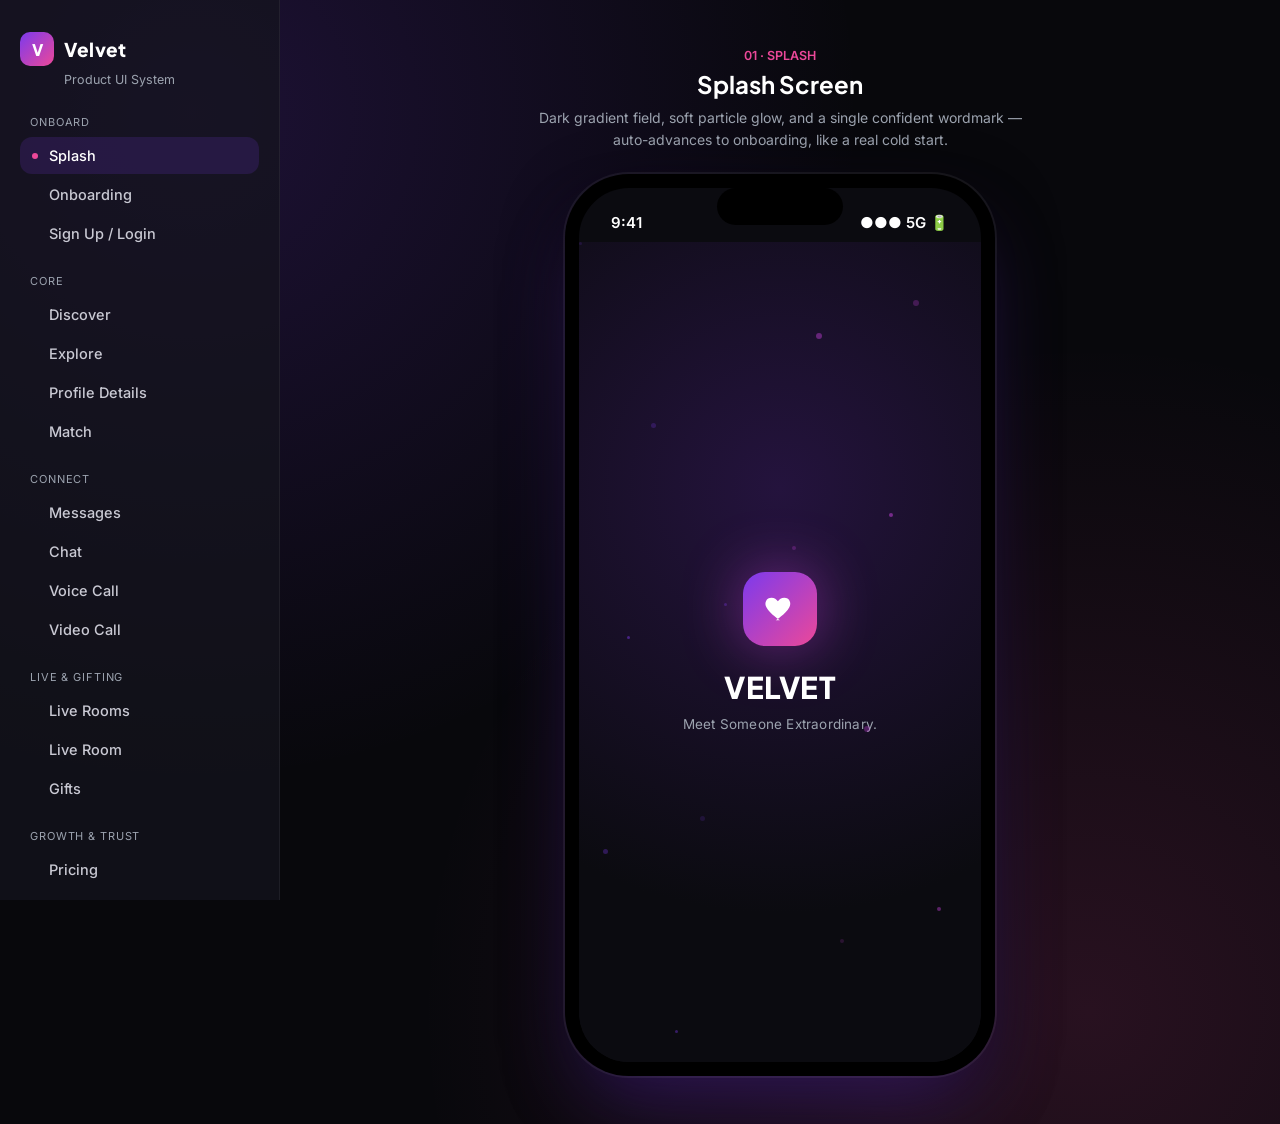
<file: velvet/index.html>
<!DOCTYPE html>
<html lang="en">
<head>
<meta charset="UTF-8">
<meta name="viewport" content="width=device-width, initial-scale=1.0, viewport-fit=cover">
<title>Velvet — Product UI System</title>
<link rel="preconnect" href="https://fonts.googleapis.com">
<link href="https://fonts.googleapis.com/css2?family=Plus+Jakarta+Sans:wght@400;500;600;700;800&family=Inter:wght@400;500;600;700&display=swap" rel="stylesheet">
<link rel="stylesheet" href="styles.css">
</head>
<body>

<svg width="0" height="0"><defs>
  <linearGradient id="tabGrad" x1="0" y1="0" x2="1" y2="1">
    <stop offset="0%" stop-color="#7C3AED"/><stop offset="100%" stop-color="#EC4899"/>
  </linearGradient>
</defs></svg>

<div class="workspace">
  <nav class="sidebar" id="sidebar"></nav>
  <main class="stage">
    <div class="stage-header">
      <div class="stage-eyebrow" id="stageEyebrow">DISCOVER</div>
      <div class="stage-title" id="stageTitle">Discover</div>
      <div class="stage-desc" id="stageDesc"></div>
    </div>
    <div class="phone">
      <div class="notch"></div>
      <div class="phone-screen" id="phoneScreen"></div>
    </div>
  </main>
</div>

<div class="mobile-menu-btn" id="mobileMenuBtn" onclick="toggleMobileSheet(true)">
  <svg width="20" height="20" viewBox="0 0 24 24" stroke="currentColor" fill="none" stroke-width="2" stroke-linecap="round"><path d="M4 7h16M4 12h16M4 17h16"/></svg>
</div>
<div class="mobile-sheet" id="mobileSheet" onclick="if(event.target===this) toggleMobileSheet(false)">
  <div class="mobile-sheet-panel" id="mobileSheetPanel">
    <div class="mobile-sheet-handle"></div>
  </div>
</div>

<script src="app.js"></script>
</body>
</html>
</file>
<file: velvet/styles.css>
/* ===========================================================
   Velvet — Design System & Component Styles
   Color tokens, typography, and every reusable component
   (buttons, cards, chips, tabbar, phone shell, etc.)
   =========================================================== */

:root{
  --black:#0B0B10;
  --charcoal:#15151D;
  --charcoal-2:#1B1B24;
  --dark-purple:#24133D;
  --purple:#7C3AED;
  --magenta:#D946EF;
  --pink:#EC4899;
  --blue:#3B82F6;
  --white:#FFFFFF;
  --soft-white:#F5F5F7;
  --gray:#9CA3AF;
  --dark-gray:#27272A;
  --success:#22C55E;
  --warning:#F59E0B;
  --error:#EF4444;
  --g-primary: linear-gradient(135deg, var(--purple), var(--pink));
  --g-cool: linear-gradient(135deg, var(--blue), var(--purple));
  --g-hot: linear-gradient(135deg, var(--pink), var(--magenta));
  --radius-lg: 28px;
  --radius-md: 18px;
  --radius-sm: 12px;
  --font-head:'Plus Jakarta Sans', sans-serif;
  --font-body:'Inter', sans-serif;
}
:root{
  --sat: env(safe-area-inset-top, 0px);
  --sab: env(safe-area-inset-bottom, 0px);
  --sal: env(safe-area-inset-left, 0px);
  --sar: env(safe-area-inset-right, 0px);
}
*{box-sizing:border-box; margin:0; padding:0; -webkit-tap-highlight-color:transparent;}
html,body{min-height:100%; overflow-x:hidden;}
body{
  font-family:var(--font-body);
  background:
    radial-gradient(circle at 15% 10%, rgba(124,58,237,0.18), transparent 45%),
    radial-gradient(circle at 85% 90%, rgba(236,72,153,0.14), transparent 45%),
    #08080C;
  color:var(--white);
  min-height:100vh;
  min-height:100dvh;
  display:flex;
  overflow-x:hidden;
  -webkit-text-size-adjust:100%;
  overscroll-behavior:none;
}

/* ===== Layout: sidebar + stage ===== */
.workspace{ display:flex; width:100%; min-height:100vh; min-height:100dvh; }

.sidebar{
  width:280px; flex-shrink:0;
  background:rgba(21,21,29,0.7);
  border-right:1px solid rgba(255,255,255,0.06);
  padding:32px 20px;
  position:sticky; top:0; height:100vh; overflow-y:auto;
}
.brand{ display:flex; align-items:center; gap:10px; margin-bottom:6px; }
.brand-mark{
  width:34px; height:34px; border-radius:10px;
  background:var(--g-primary);
  display:flex; align-items:center; justify-content:center;
  font-family:var(--font-head); font-weight:800; font-size:16px;
}
.brand-name{ font-family:var(--font-head); font-weight:800; font-size:19px; letter-spacing:0.2px;}
.brand-sub{ color:var(--gray); font-size:12.5px; margin:2px 0 28px 44px; }

.nav-group-label{ color:var(--gray); font-size:11px; text-transform:uppercase; letter-spacing:0.08em; margin:22px 0 8px 10px; }
.nav-group-label:first-of-type{ margin-top:4px; }
.nav-item{
  display:flex; align-items:center; gap:11px;
  padding:10px 12px; border-radius:12px;
  color:#C9C9D3; font-size:14.5px; font-weight:500;
  cursor:pointer; transition:background .15s ease, color .15s ease;
  margin-bottom:2px;
}
.nav-item .dot{ width:6px; height:6px; border-radius:50%; background:transparent; flex-shrink:0; }
.nav-item:hover{ background:rgba(255,255,255,0.05); color:var(--white); }
.nav-item.active{ background:rgba(124,58,237,0.16); color:var(--white); }
.nav-item.active .dot{ background:var(--pink); }

/* ===== Stage ===== */
.stage{
  flex:1; display:flex; flex-direction:column; align-items:center;
  padding:48px 24px; gap:18px;
}
.stage-header{ max-width:520px; text-align:center; margin-bottom:6px; }
.stage-eyebrow{ color:var(--pink); font-size:12.5px; font-weight:600; }
.stage-title{ font-family:var(--font-head); font-size:24px; font-weight:700; margin-top:6px; }
.stage-desc{ color:var(--gray); font-size:14px; margin-top:8px; line-height:1.55; }

/* ===== Phone frame ===== */
.phone{
  width:430px; height:902px; border-radius:64px;
  background:#000;
  padding:14px;
  box-shadow: 0 0 0 2px rgba(255,255,255,0.06), 0 40px 80px -20px rgba(124,58,237,0.35), 0 20px 60px rgba(0,0,0,0.6);
  position:relative;
  flex-shrink:0;
}
.phone-screen{
  width:402px; height:874px; border-radius:50px; overflow:hidden;
  background:var(--black);
  position:relative;
  display:flex; flex-direction:column;
}
.notch{
  position:absolute; top:14px; left:50%; transform:translateX(-50%);
  width:126px; height:37px; background:#000; border-radius:100px; z-index:50;
}
.statusbar{
  height:54px; flex-shrink:0; display:flex; align-items:flex-end; justify-content:space-between;
  padding:0 32px 10px; font-size:15px; font-weight:600; color:var(--white); z-index:40;
}
.screen-body{ flex:1; overflow-y:auto; position:relative; scrollbar-width:none; }
.screen-body::-webkit-scrollbar{ display:none; }

/* ===== Shared components ===== */
.btn{
  display:flex; align-items:center; justify-content:center; gap:8px;
  border:none; cursor:pointer; font-family:var(--font-body); font-weight:600; font-size:14.5px;
  border-radius:16px; padding:15px 20px;
  transition:transform .15s ease, box-shadow .2s ease, filter .2s ease, background .2s ease, border-color .2s ease;
}
.btn:active{ transform:scale(0.97); }
.btn-primary{ background:var(--g-primary); color:var(--white); box-shadow:0 0 0 rgba(217,70,239,0); }
.btn-ghost{ background:rgba(255,255,255,0.06); color:var(--white); border:1px solid rgba(255,255,255,0.12); }
.btn-outline{ background:transparent; color:var(--white); border:1.5px solid rgba(255,255,255,0.22); }
.btn-block{ width:100%; }
.btn-sm{ padding:9px 16px; font-size:13px; border-radius:12px; }

.chip{
  display:inline-flex; align-items:center; padding:7px 14px; border-radius:100px;
  background:rgba(255,255,255,0.07); border:1px solid rgba(255,255,255,0.09);
  font-size:12.5px; color:#D8D8E0; font-weight:500;
  transition:background .18s ease, border-color .18s ease, transform .15s ease, color .18s ease;
}
.chip.on{ background:rgba(124,58,237,0.25); border-color:var(--purple); color:var(--white); }

.pill-badge{
  display:inline-flex; align-items:center; gap:4px; padding:4px 10px; border-radius:100px;
  font-size:11.5px; font-weight:700;
}
.badge-online{ background:rgba(34,197,94,0.16); color:var(--success); }
.badge-verify{ background:rgba(59,130,246,0.16); color:var(--blue); }
.badge-match{ background:var(--g-primary); color:white; }

.card{
  background:rgba(255,255,255,0.045);
  border:1px solid rgba(255,255,255,0.07);
  border-radius:var(--radius-md);
  transition:transform .2s ease, border-color .2s ease, background .2s ease, box-shadow .2s ease;
}
.glass{ backdrop-filter: blur(18px); background:rgba(21,21,29,0.55); }

/* ===== Interaction layer: hover/focus states, pointer-devices only so touch never gets stuck states ===== */
@media (hover:hover) and (pointer:fine){
  .btn-primary:hover{ filter:brightness(1.08); box-shadow:0 6px 24px -6px rgba(217,70,239,0.55); transform:translateY(-1px); }
  .btn-ghost:hover{ background:rgba(255,255,255,0.1); border-color:rgba(124,58,237,0.5); }
  .btn-outline:hover{ border-color:var(--pink); background:rgba(217,70,239,0.08); }
  .chip:hover{ background:rgba(124,58,237,0.16); border-color:rgba(124,58,237,0.45); color:var(--white); cursor:pointer; }
  .card.tappable, .card[onclick]{ cursor:pointer; }
  .card.tappable:hover, .card[onclick]:hover{
    transform:translateY(-2px);
    border-color:rgba(217,70,239,0.35);
    box-shadow:0 12px 30px -10px rgba(124,58,237,0.35);
    background:rgba(255,255,255,0.06);
  }
  .nav-item:hover .dot{ background:rgba(217,70,239,0.5); }
  .tab{ transition:color .18s ease, transform .18s ease; cursor:pointer; }
  .tab:hover{ color:var(--white); }
  .tab:hover svg{ transform:translateY(-2px); }
  .tab svg{ transition:transform .18s ease, stroke .18s ease; }
  [onclick]:not(.btn):not(.card):not(.chip):not(.tab):not(.nav-item){
    transition:transform .15s ease, opacity .15s ease, background .2s ease;
  }
  [onclick]:not(.btn):not(.card):not(.chip):not(.tab):not(.nav-item):hover{
    opacity:0.82; transform:scale(1.06);
  }
  .ph{ transition:transform .3s ease; }
  a:hover, .link-hover:hover{ color:var(--pink); }
}
:focus-visible{
  outline:2px solid var(--pink);
  outline-offset:2px;
  border-radius:10px;
}

/* avatar placeholder photography */
.ph{
  position:relative; overflow:hidden; display:flex; align-items:flex-end; justify-content:center;
  color:rgba(255,255,255,0.85);
}
.ph svg{ width:56%; opacity:0.9; }
.ph::after{ content:''; position:absolute; inset:0; background:linear-gradient(180deg, transparent 40%, rgba(0,0,0,0.35) 100%); }

/* bottom nav */
.tabbar{
  flex-shrink:0; min-height:78px; display:flex; align-items:center; justify-content:space-around;
  background:rgba(11,11,16,0.85); backdrop-filter:blur(20px);
  border-top:1px solid rgba(255,255,255,0.06);
  padding-bottom:calc(14px + var(--sab));
  padding-left:var(--sal); padding-right:var(--sar);
}
.tab{ display:flex; flex-direction:column; align-items:center; gap:4px; color:var(--gray); font-size:10.5px; font-weight:600; }
.tab.active{ color:var(--white); }
.tab.active svg{ stroke:url(#tabGrad); }
.tab svg{ width:22px; height:22px; stroke:currentColor; fill:none; stroke-width:1.8; }

/* headers within screens */
.topbar{ padding:18px 22px 14px; display:flex; align-items:center; justify-content:space-between; }
.section-title{ font-family:var(--font-head); font-weight:700; font-size:19px; }

/* ===== Mobile menu (screen switcher used when the sidebar is hidden) ===== */
.mobile-menu-btn{
  display:none; position:fixed; z-index:200;
  top:calc(16px + var(--sat)); right:calc(16px + var(--sar));
  width:44px; height:44px; border-radius:50%;
  background:rgba(21,21,29,0.85); backdrop-filter:blur(14px);
  border:1px solid rgba(255,255,255,0.12);
  align-items:center; justify-content:center; color:var(--white);
}
.mobile-sheet{
  display:none; position:fixed; inset:0; z-index:300;
  background:rgba(8,8,12,0.6); backdrop-filter:blur(4px);
}
.mobile-sheet.open{ display:block; }
.mobile-sheet-panel{
  position:absolute; left:0; right:0; bottom:0; max-height:80dvh; overflow-y:auto;
  background:var(--charcoal); border-radius:26px 26px 0 0;
  padding:14px 18px calc(22px + var(--sab));
  border-top:1px solid rgba(255,255,255,0.08);
}
.mobile-sheet-handle{ width:36px; height:4px; border-radius:2px; background:rgba(255,255,255,0.2); margin:6px auto 14px; }

/* ===== Responsive breakpoint: phones AND tablets get a full-bleed adaptive app, not the desktop bezel ===== */
@media (max-width: 1024px){
  .sidebar{ display:none; }
  .mobile-menu-btn{ display:flex; }
  .workspace{ display:block; }
  .stage{ padding:0; gap:0; min-height:100vh; min-height:100dvh; }
  .stage-header{ display:none; }
  .phone{
    width:100vw; width:100dvw; height:100vh; height:100dvh;
    border-radius:0; padding:0; box-shadow:none; background:transparent;
  }
  .phone-screen{
    width:100%; height:100%; border-radius:0;
  }
  .notch{ display:none; }
  .statusbar{
    height:var(--sat); min-height:12px; padding:0;
  }
  .statusbar .fake-clock, .statusbar .fake-icons{ display:none; }
  .tabbar{ padding-left:calc(8px + var(--sal)); padding-right:calc(8px + var(--sar)); }
}

/* Portrait-designed screens, opened in landscape: scale as one proportioned unit instead of stretching */
@media (max-width: 1024px) and (orientation: landscape){
  .stage{ display:flex; align-items:center; justify-content:center; background:#000; }
  .phone{
    width:auto; height:100vh; height:100dvh;
    aspect-ratio: 402 / 874;
    margin:0 auto;
  }
}

/* Small laptop windows: keep the review sidebar but stop it from crowding the preview */
@media (min-width: 1025px) and (max-width: 1240px){
  .sidebar{ width:230px; padding:26px 14px; }
  .stage{ padding:36px 18px; }
}

::selection{ background:var(--purple); color:white; }

/* ===== Toggle switch (Settings) ===== */
.toggle{ position:relative; width:46px; height:26px; border-radius:100px; background:rgba(255,255,255,0.12); transition:background .2s ease; cursor:pointer; flex-shrink:0; }
.toggle::after{ content:''; position:absolute; top:3px; left:3px; width:20px; height:20px; border-radius:50%; background:white; transition:transform .2s ease; }
.toggle.on{ background:var(--g-primary); }
.toggle.on::after{ transform:translateX(20px); }
.toggle.disabled{ opacity:0.4; cursor:not-allowed; }

/* ===== Modal / action sheet (rendered inside phone-screen, so it stays
   contained in both the mobile full-bleed view and the desktop preview) ===== */
.modal-overlay{
  position:absolute; inset:0; z-index:280;
  background:rgba(8,8,12,0.65); backdrop-filter:blur(4px);
  display:flex; align-items:flex-end; justify-content:center;
}
.modal-panel{
  width:100%; background:var(--charcoal); border-radius:26px 26px 0 0;
  padding:20px 22px calc(24px + var(--sab)); max-height:78%; overflow-y:auto;
}
.modal-handle{ width:36px; height:4px; border-radius:2px; background:rgba(255,255,255,0.2); margin:0 auto 16px; }

/* ===== Form control resets (real <input>/<select>/<textarea> now used in Auth, Chat, Explore, Settings) ===== */
input, select, textarea{ font-family:inherit; outline:none; }
input::placeholder, textarea::placeholder{ color:var(--gray); }
input:focus, select:focus, textarea:focus{ border-color:rgba(124,58,237,0.5); }
</file>
